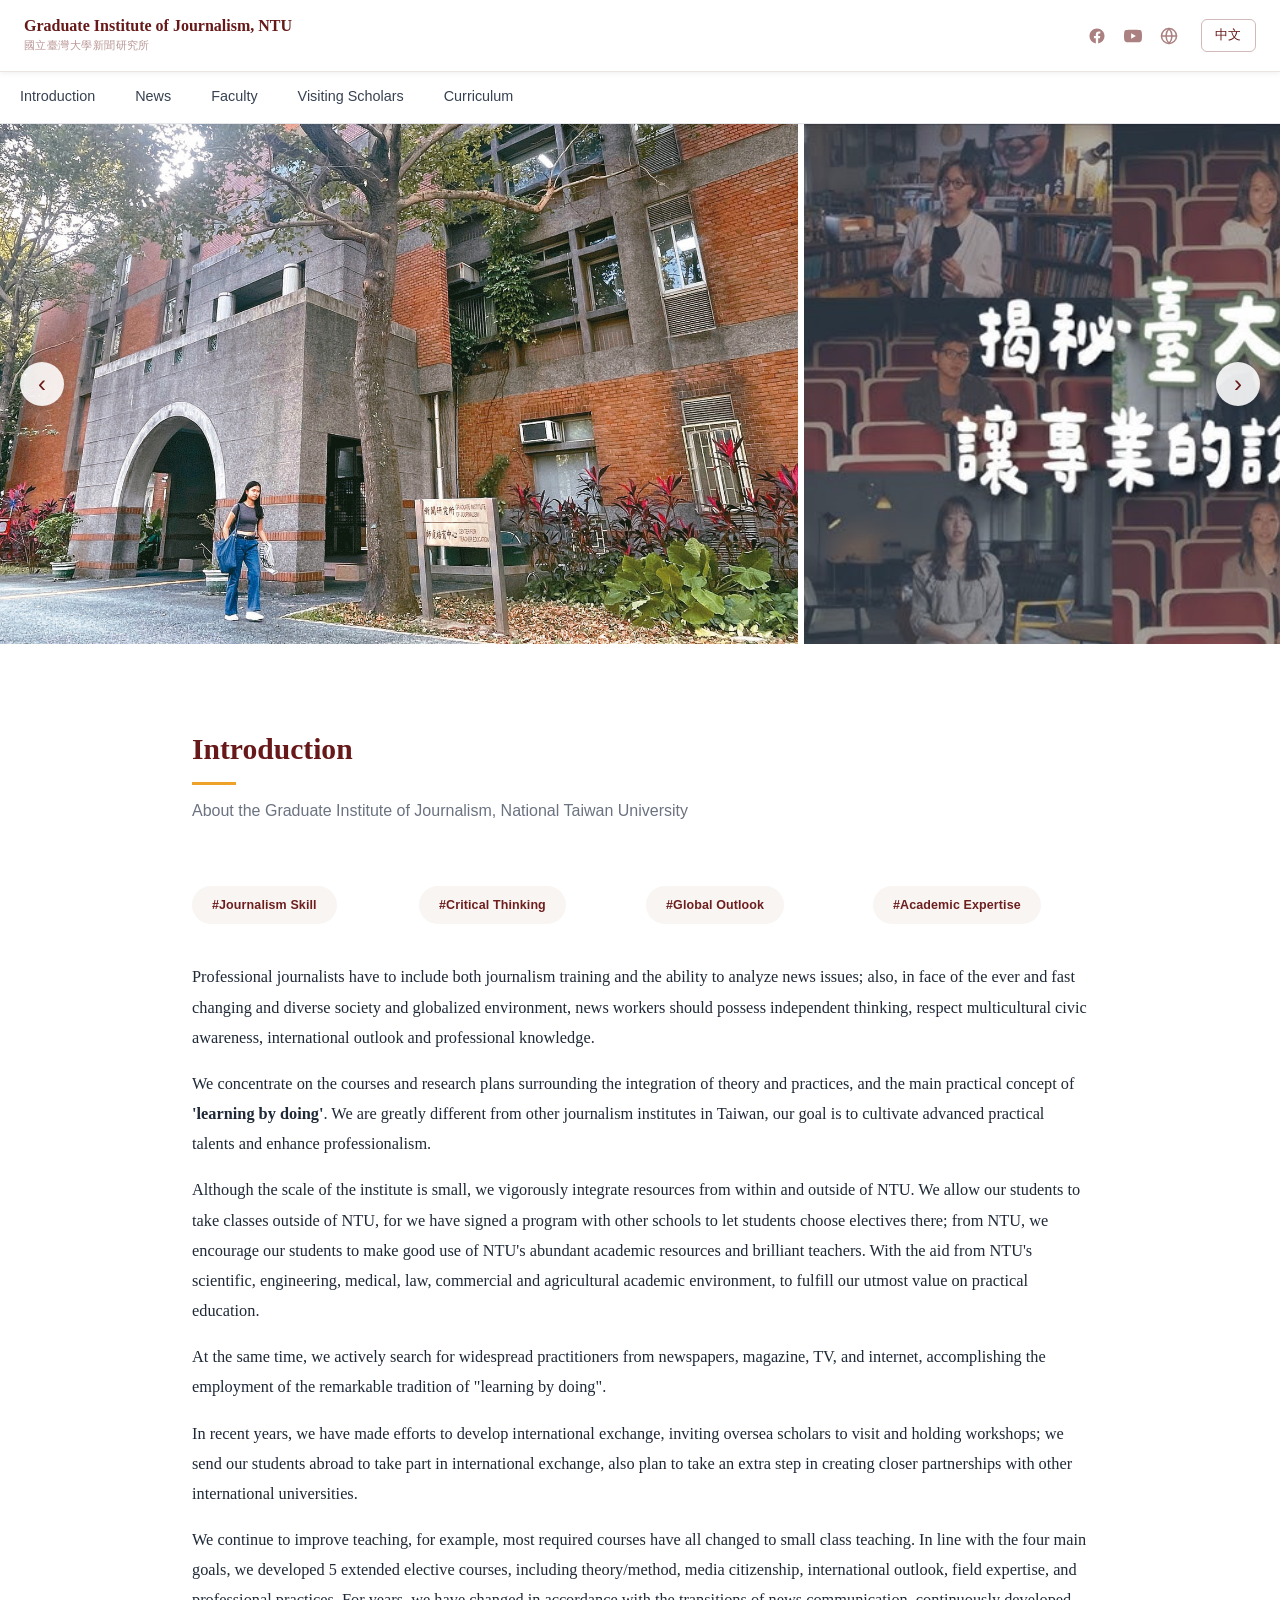
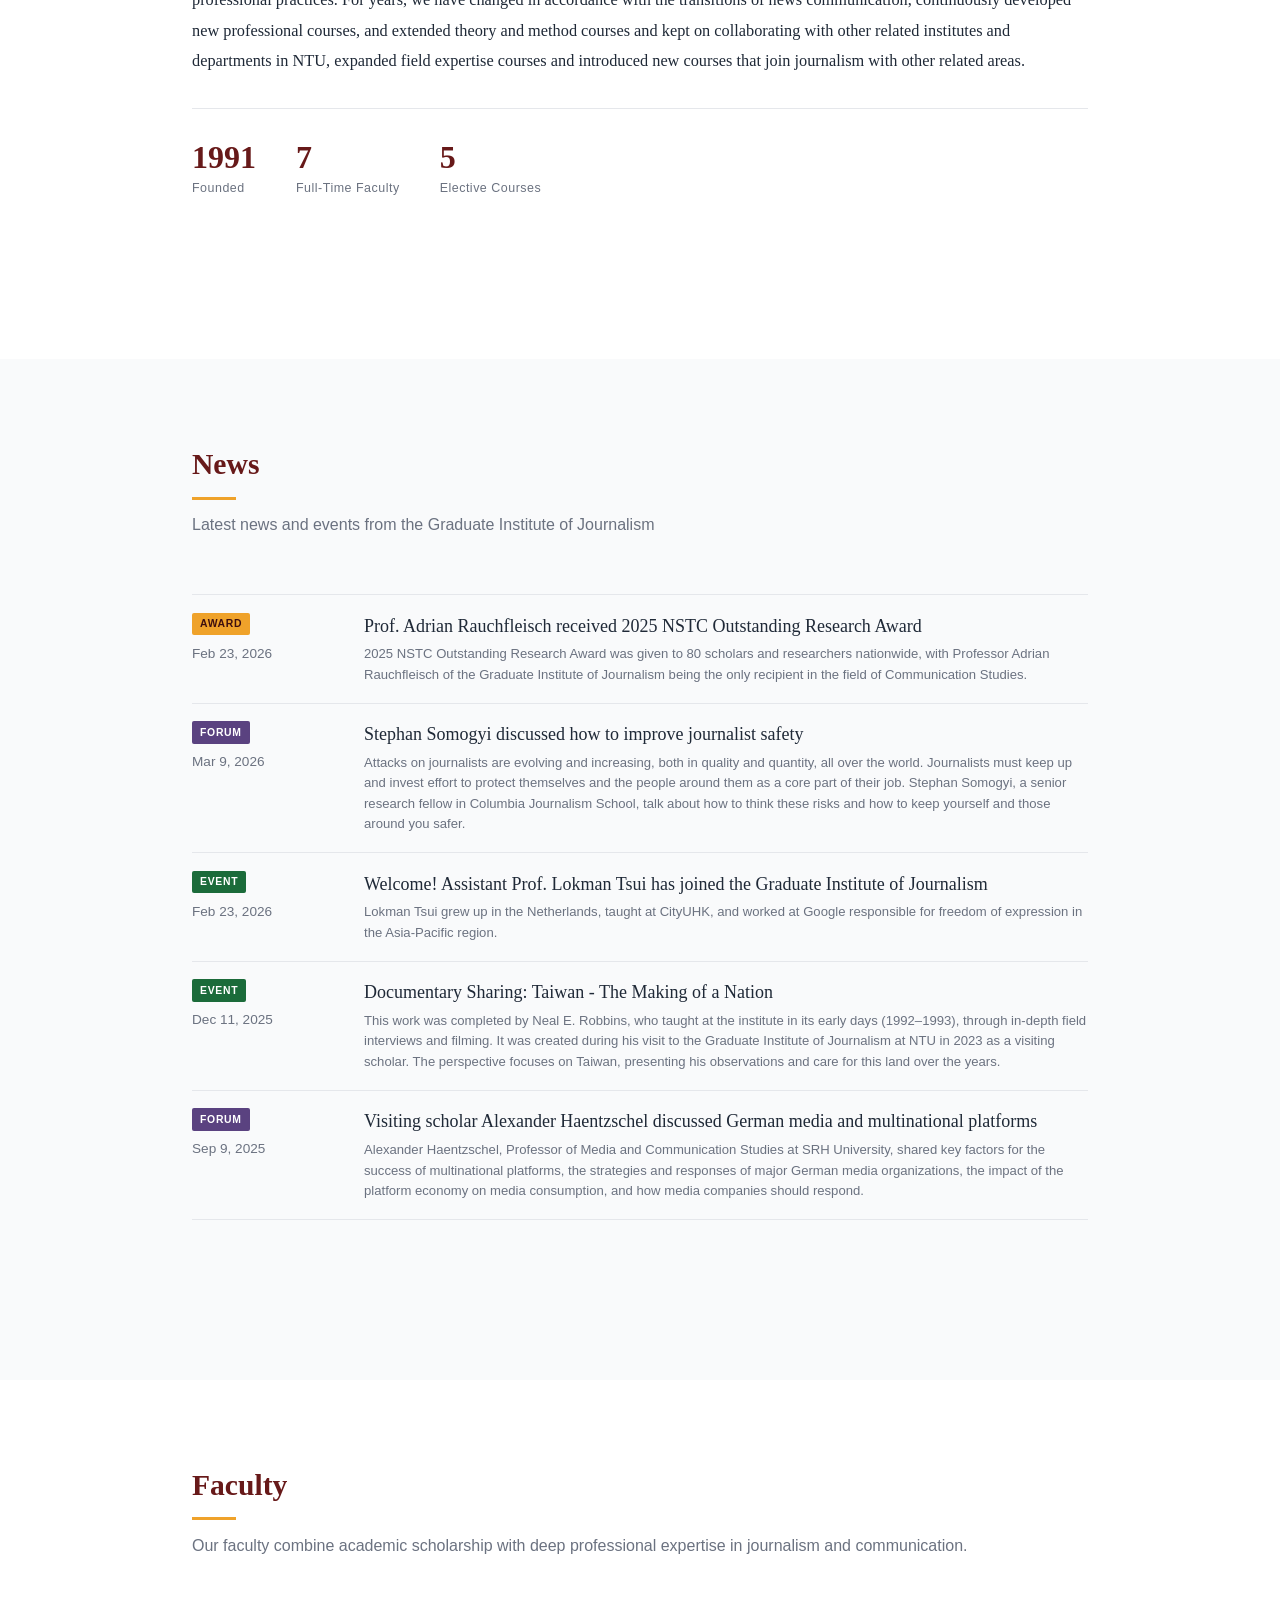
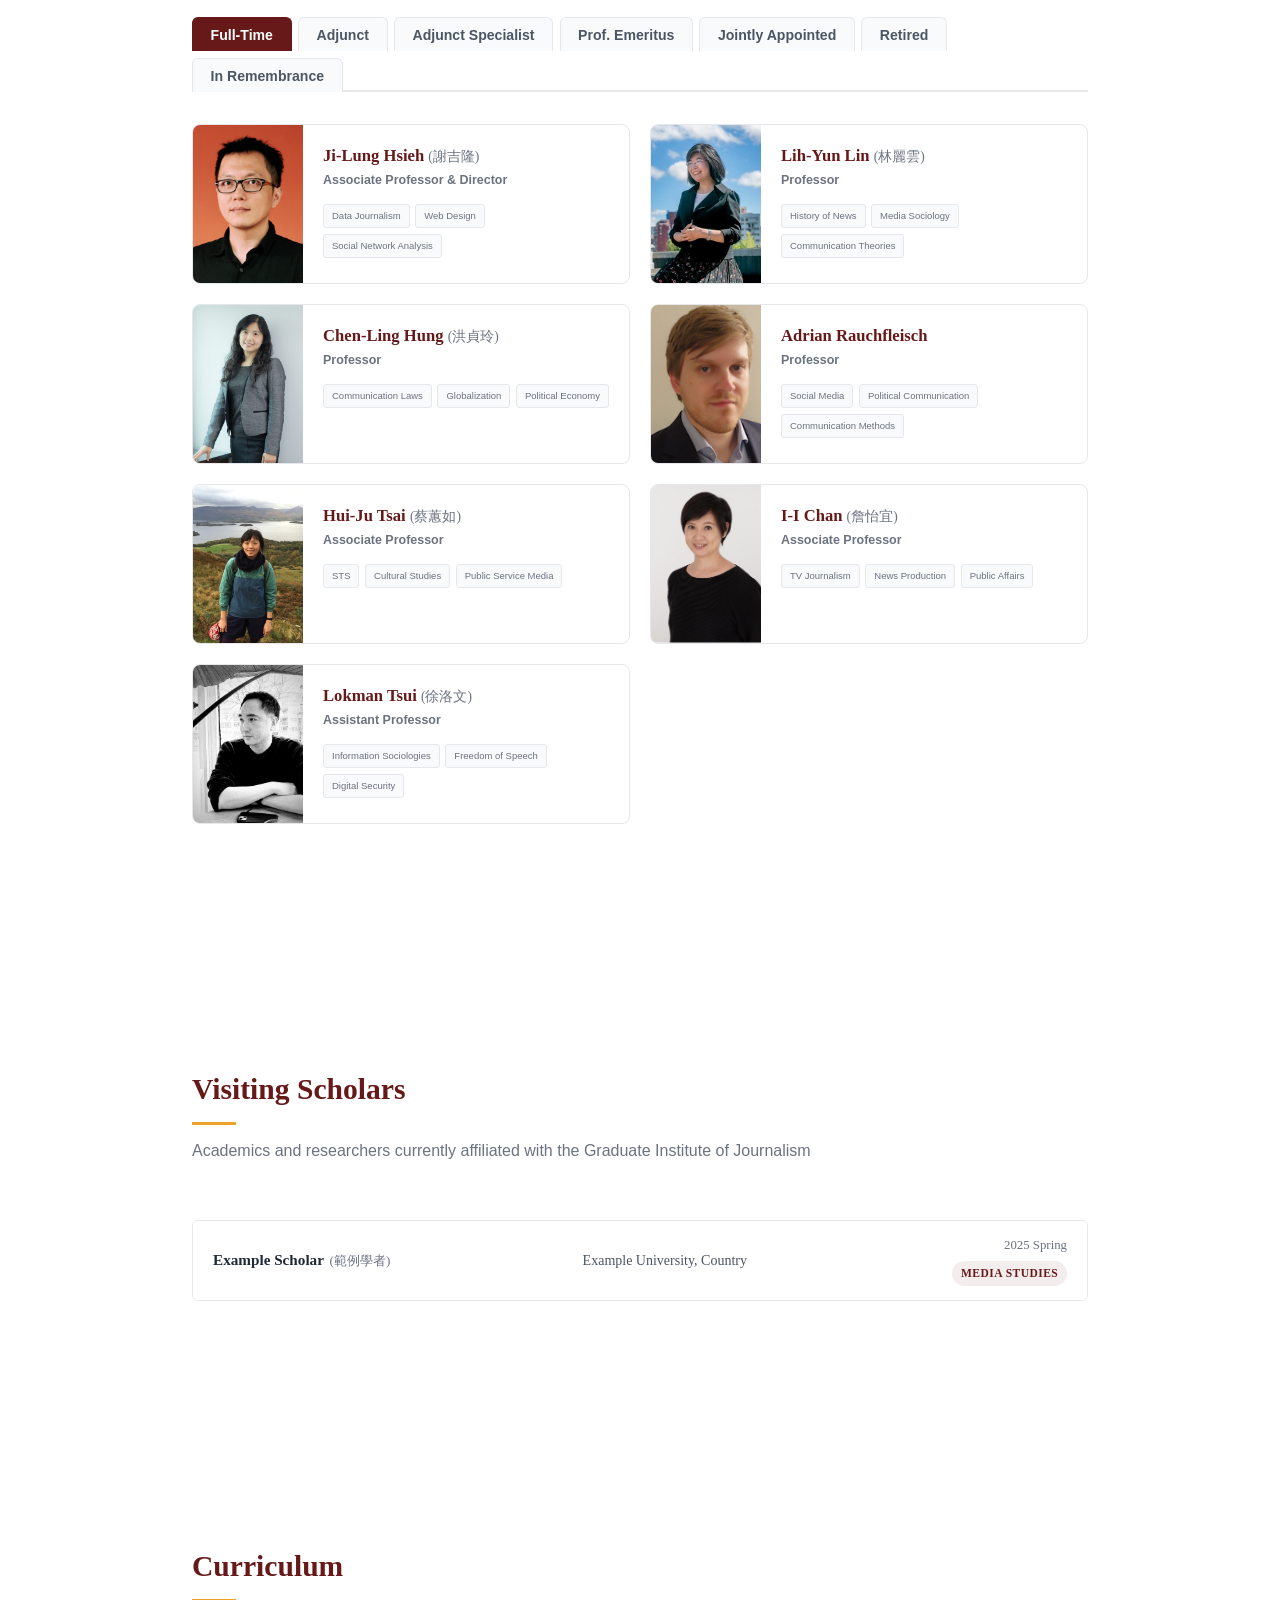
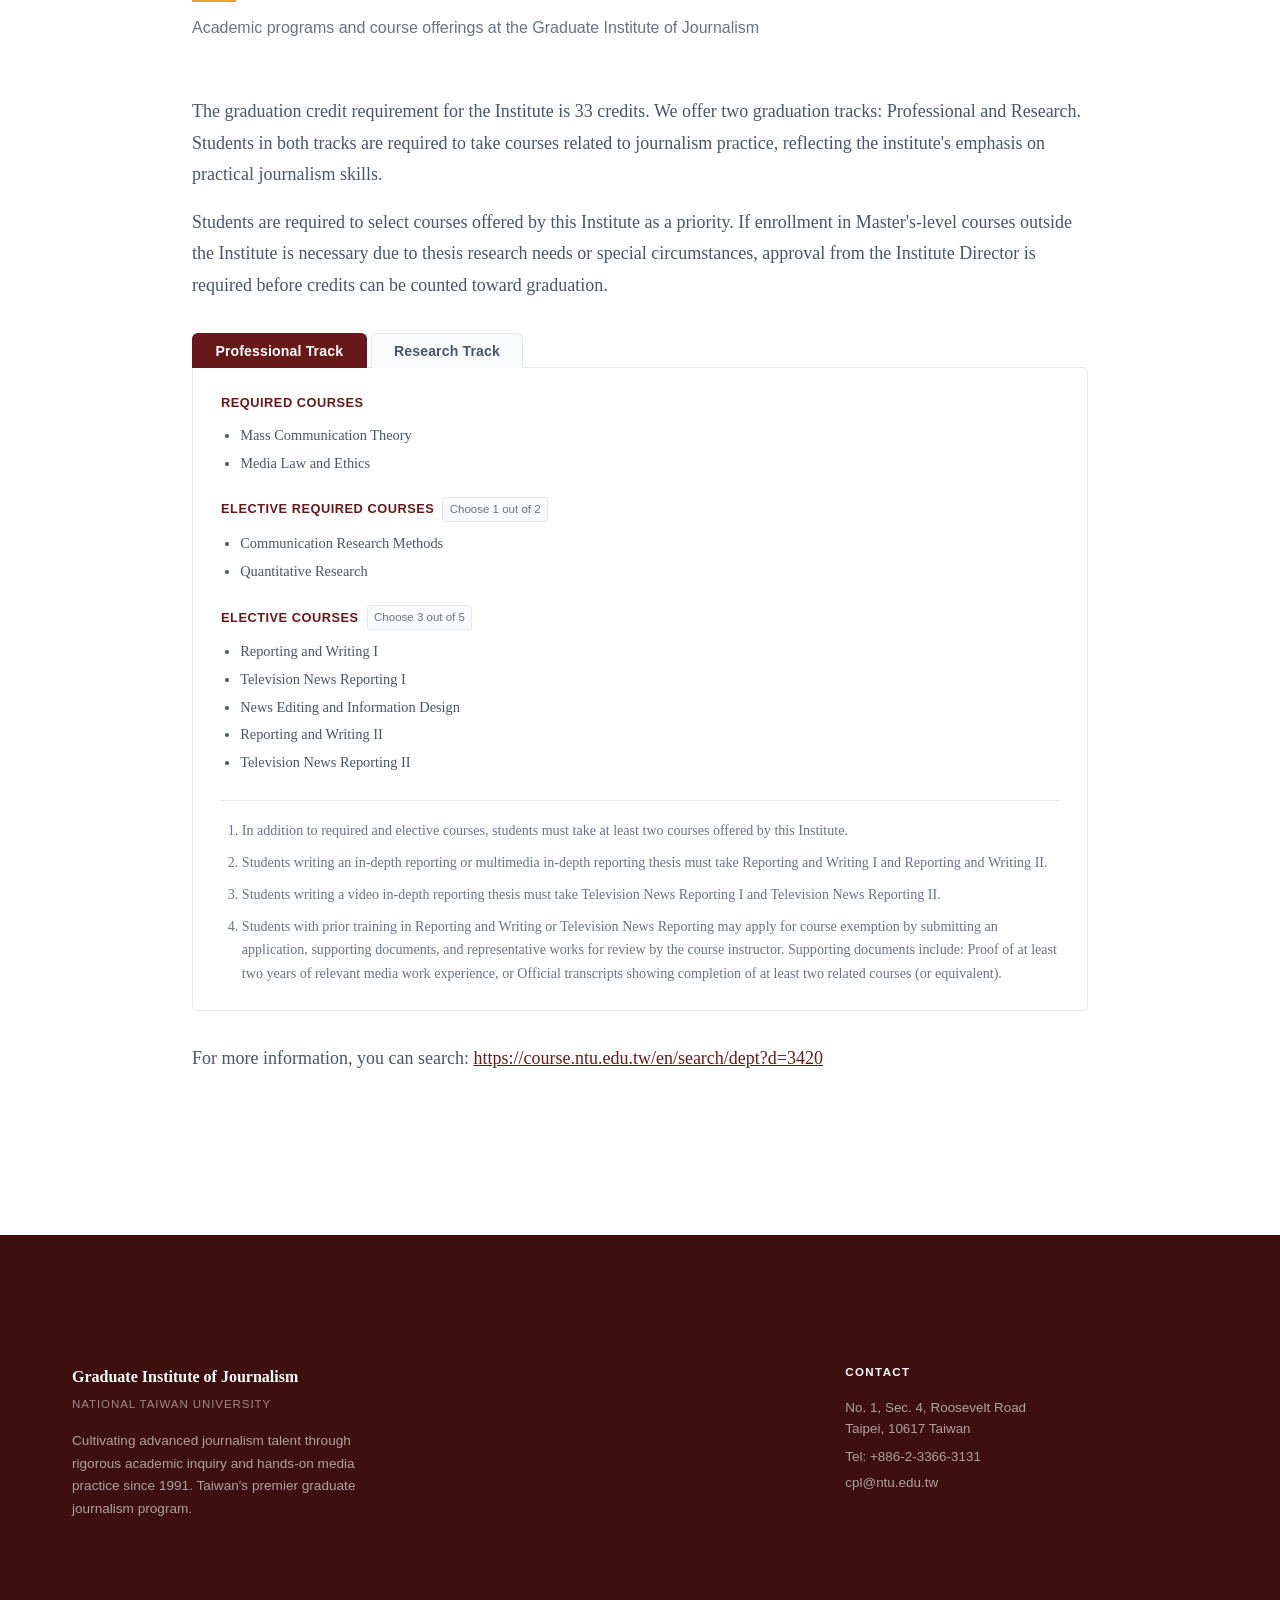
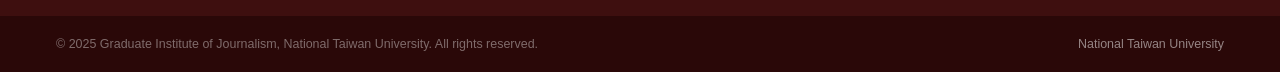
<file: index.html>
<!DOCTYPE html>
<html lang="en">
<head>
  <meta charset="UTF-8">
  <meta name="viewport" content="width=device-width, initial-scale=1.0">
  <title>Graduate Institute of Journalism — National Taiwan University</title>
  <meta name="description" content="The Graduate Institute of Journalism at National Taiwan University cultivates advanced journalism talent through rigorous academic training and hands-on media practice.">
  <link rel="icon" href="image/ntu.gif">
  <link rel="stylesheet" href="css/style.css">
</head>
<body>

  <!-- ===== SITE HEADER ===== -->
  <header class="site-header" role="banner">
    <a href="index.html" class="site-header-brand">
      <span class="site-header-title">Graduate Institute of Journalism, NTU</span>
      <span class="site-header-sub">國立臺灣大學新聞研究所</span>
    </a>
  <div class="site-header-icons">
      <a href="https://www.facebook.com/ntujour/?locale=zh_TW" target="_blank" rel="noopener" class="site-header-icon" aria-label="Facebook">
        <svg width="18" height="18" viewBox="0 0 24 24" fill="currentColor" aria-hidden="true"><path d="M22 12c0-5.523-4.477-10-10-10S2 6.477 2 12c0 4.991 3.657 9.128 8.438 9.878v-6.987h-2.54V12h2.54V9.797c0-2.506 1.492-3.89 3.777-3.89 1.094 0 2.238.195 2.238.195v2.46h-1.26c-1.243 0-1.63.771-1.63 1.562V12h2.773l-.443 2.89h-2.33v6.988C18.343 21.128 22 16.991 22 12z"/></svg>
      </a>
      <a href="https://www.youtube.com/@KnowNewsNTUJournalism/videos" target="_blank" rel="noopener" class="site-header-icon" aria-label="YouTube">
        <svg width="18" height="18" viewBox="0 0 24 24" fill="currentColor" aria-hidden="true"><path d="M23.498 6.186a3.016 3.016 0 0 0-2.122-2.136C19.505 3.545 12 3.545 12 3.545s-7.505 0-9.377.505A3.017 3.017 0 0 0 .502 6.186C0 8.07 0 12 0 12s0 3.93.502 5.814a3.016 3.016 0 0 0 2.122 2.136c1.871.505 9.376.505 9.376.505s7.505 0 9.377-.505a3.015 3.015 0 0 0 2.122-2.136C24 15.93 24 12 24 12s0-3.93-.502-5.814zM9.545 15.568V8.432L15.818 12l-6.273 3.568z"/></svg>
      </a>
      <a href="https://www.ntu.edu.tw/english/" target="_blank" rel="noopener" class="site-header-icon" aria-label="NTU Homepage">
        <svg width="18" height="18" viewBox="0 0 24 24" fill="none" stroke="currentColor" stroke-width="2" stroke-linecap="round" stroke-linejoin="round" aria-hidden="true"><circle cx="12" cy="12" r="10"/><line x1="2" y1="12" x2="22" y2="12"/><path d="M12 2a15.3 15.3 0 0 1 4 10 15.3 15.3 0 0 1-4 10 15.3 15.3 0 0 1-4-10 15.3 15.3 0 0 1 4-10z"/></svg>
      </a>
    </div>
        <a href="https://ntujour.github.io/" target="_blank" rel="noopener" class="site-header-lang">中文</a>
  </header>

  <!-- ===== PAGE LAYOUT ===== -->
  <div class="site-layout">

    <!-- LEFT SIDEBAR NAV -->
    <nav class="site-sidebar" id="main-nav" aria-label="Site navigation">
      <div class="sidebar-nav">
        <ul class="sidebar-nav-list">
          <li><a href="#introduction" class="sidebar-nav-link" data-section="introduction">Introduction</a></li>
          <li><a href="#news" class="sidebar-nav-link" data-section="news">News</a></li>
          <li>
            <a href="#faculty" class="sidebar-nav-link" data-section="faculty">Faculty</a>
            <ul class="sidebar-nav-sub-list">
              <li><a href="#faculty" class="sidebar-nav-sub-link" data-faculty-tab="fulltime">Full-Time</a></li>
              <li><a href="#faculty" class="sidebar-nav-sub-link" data-faculty-tab="adjunct">Adjunct</a></li>
              <li><a href="#faculty" class="sidebar-nav-sub-link" data-faculty-tab="specialist">Adjunct Specialist</a></li>
              <li><a href="#faculty" class="sidebar-nav-sub-link" data-faculty-tab="emeritus">Prof. Emeritus</a></li>
              <li><a href="#faculty" class="sidebar-nav-sub-link" data-faculty-tab="joint">Jointly Appointed</a></li>
              <li><a href="#faculty" class="sidebar-nav-sub-link" data-faculty-tab="retired">Retired</a></li>
              <li><a href="#faculty" class="sidebar-nav-sub-link" data-faculty-tab="remembrance">In Remembrance</a></li>
            </ul>
          </li>
          <li><a href="#visiting-scholars" class="sidebar-nav-link" data-section="visiting-scholars">Visiting Scholars</a></li>
          <li><a href="#curriculum" class="sidebar-nav-link" data-section="curriculum">Curriculum</a></li>
        </ul>
      </div>
    </nav>

    <!-- MAIN CONTENT -->
    <main class="site-main">

  <!-- ===== IMAGE GALLERY ===== -->
  <section id="gallery">
    <div class="gallery-viewport" id="gallery-viewport">
      <div class="gallery-slide"><img src="image/banner/1.jpg" alt="" loading="eager"></div>
      <div class="gallery-slide"><img src="image/banner/2.jpg" alt="" loading="lazy"></div>
      <div class="gallery-slide"><img src="image/banner/3.jpg" alt="" loading="lazy"></div>
      <div class="gallery-slide"><img src="image/banner/4.jpg" alt="" loading="lazy"></div>
    </div>
    <button class="gallery-arrow gallery-arrow-prev" id="gallery-prev" aria-label="Previous">&#8249;</button>
    <button class="gallery-arrow gallery-arrow-next" id="gallery-next" aria-label="Next">&#8250;</button>
  </section>

  <!-- ===== INTRODUCTION ===== -->
  <section id="introduction">
    <div class="section-inner">
      <div class="section-header">
        <h2 class="section-title">Introduction</h2>
        <p class="section-desc">About the Graduate Institute of Journalism, National Taiwan University</p>
      </div>
      <div class="intro-body">
        <div class="intro-pillars">
          <div class="pillar-tag">
            <button class="pillar-btn" aria-expanded="false">#Journalism Skill</button>
            <div class="pillar-body" hidden>Students should acquire a great ability in news writing, reflect on journalism ethics and have the power to analyze news issues.</div>
          </div>
          <div class="pillar-tag">
            <button class="pillar-btn" aria-expanded="false">#Critical Thinking</button>
            <div class="pillar-body" hidden>Students should be able to think independently and critically, care about public issues and respect different cultures.</div>
          </div>
          <div class="pillar-tag">
            <button class="pillar-btn" aria-expanded="false">#Global Outlook</button>
            <div class="pillar-body" hidden>Students should have global/local thinking, and can identify and analyze global development trends and their impact on local societies.</div>
          </div>
          <div class="pillar-tag">
            <button class="pillar-btn" aria-expanded="false">#Academic Expertise</button>
            <div class="pillar-body" hidden>Students should develop professional knowledge of certain fields, to become a news worker who has professionalism and areas of expertise.</div>
          </div>
        </div>
        <div class="intro-text">
          <p>Professional journalists have to include both journalism training and the ability to analyze news issues; also, in face of the ever and fast changing and diverse society and globalized environment, news workers should possess independent thinking, respect multicultural civic awareness, international outlook and professional knowledge.</p>
          <p>We concentrate on the courses and research plans surrounding the integration of theory and practices, and the main practical concept of <strong>'learning by doing'</strong>. We are greatly different from other journalism institutes in Taiwan, our goal is to cultivate advanced practical talents and enhance professionalism.</p>
          <p>Although the scale of the institute is small, we vigorously integrate resources from within and outside of NTU. We allow our students to take classes outside of NTU, for we have signed a program with other schools to let students choose electives there; from NTU, we encourage our students to make good use of NTU's abundant academic resources and brilliant teachers. With the aid from NTU's scientific, engineering, medical, law, commercial and agricultural academic environment, to fulfill our utmost value on practical education.</p>
          <p>At the same time, we actively search for widespread practitioners from newspapers, magazine, TV, and internet, accomplishing the employment of the remarkable tradition of "learning by doing".</p>
          <p>In recent years, we have made efforts to develop international exchange, inviting oversea scholars to visit and holding workshops; we send our students abroad to take part in international exchange, also plan to take an extra step in creating closer partnerships with other international universities.</p>
          <p>We continue to improve teaching, for example, most required courses have all changed to small class teaching. In line with the four main goals, we developed 5 extended elective courses, including theory/method, media citizenship, international outlook, field expertise, and professional practices. For years, we have changed in accordance with the transitions of news communication, continuously developed new professional courses, and extended theory and method courses and kept on collaborating with other related institutes and departments in NTU, expanded field expertise courses and introduced new courses that join journalism with other related areas.</p>
          <div class="intro-stats">
            <div class="stat">
              <div class="stat-num">1991</div>
              <div class="stat-label">Founded</div>
            </div>
            <div class="stat">
              <div class="stat-num">7</div>
              <div class="stat-label">Full-Time Faculty</div>
            </div>
            <div class="stat">
              <div class="stat-num">5</div>
              <div class="stat-label">Elective Courses</div>
            </div>
          </div>
        </div>
      </div>
    </div>
  </section>

  <!-- ===== NEWS ===== -->
  <section id="news">
    <div class="section-inner">
      <div class="section-header">
        <h2 class="section-title">News</h2>
        <p class="section-desc">Latest news and events from the Graduate Institute of Journalism</p>
      </div>
      <div class="news-list"></div>
      <div class="news-pagination" id="news-pagination">
        <button class="news-page-btn" id="news-prev-btn">&#8592; Prev</button>
        <span class="news-page-info" id="news-page-info"></span>
        <button class="news-page-btn" id="news-next-btn">Next &#8594;</button>
      </div>
    </div>
  </section>

  <!-- ===== FACULTY ===== -->
  <section id="faculty">
    <div class="section-inner">
      <div class="section-header">
        <h2 class="section-title">Faculty</h2>
        <p class="section-desc">Our faculty combine academic scholarship with deep professional expertise in journalism and communication.</p>
      </div>

      <!-- Tab bar -->
      <div class="faculty-tab-bar" role="tablist">
        <button class="faculty-tab-btn active" data-tab="fulltime" role="tab" aria-selected="true">Full-Time</button>
        <button class="faculty-tab-btn" data-tab="adjunct" role="tab" aria-selected="false">Adjunct</button>
        <button class="faculty-tab-btn" data-tab="specialist" role="tab" aria-selected="false">Adjunct Specialist</button>
        <button class="faculty-tab-btn" data-tab="emeritus" role="tab" aria-selected="false">Prof. Emeritus</button>
        <button class="faculty-tab-btn" data-tab="joint" role="tab" aria-selected="false">Jointly Appointed</button>
        <button class="faculty-tab-btn" data-tab="retired" role="tab" aria-selected="false">Retired</button>
        <button class="faculty-tab-btn" data-tab="remembrance" role="tab" aria-selected="false">In Remembrance</button>
      </div>

      <!-- ── Full-Time Faculty ── -->
      <div id="faculty-fulltime" class="faculty-tab-panel active">
      <div class="faculty-grid">
      </div>
      </div><!-- /.faculty-tab-panel#faculty-fulltime -->

      <!-- ── Adjunct Faculty ── -->
      <div id="faculty-adjunct" class="faculty-tab-panel">
      <div class="faculty-grid">
      </div>
      </div><!-- /.faculty-tab-panel#faculty-adjunct -->

      <!-- ── Adjunct Specialist Faculty ── -->
      <div id="faculty-specialist" class="faculty-tab-panel">
      <div class="faculty-grid">
      </div>
      </div><!-- /.faculty-tab-panel#faculty-specialist -->

      <!-- ── Professor Emeritus ── -->
      <div id="faculty-emeritus" class="faculty-tab-panel">
      <div class="faculty-grid">
      </div>
      </div><!-- /.faculty-tab-panel#faculty-emeritus -->

      <!-- ── Jointly Appointed ── -->
      <div id="faculty-joint" class="faculty-tab-panel">
      <div class="faculty-grid">
      </div>
      </div><!-- /.faculty-tab-panel#faculty-joint -->

      <!-- ── Retired ── -->
      <div id="faculty-retired" class="faculty-tab-panel">
      <div class="faculty-grid">
      </div>
      </div><!-- /.faculty-tab-panel#faculty-retired -->

      <!-- ── In Remembrance ── -->
      <div id="faculty-remembrance" class="faculty-tab-panel">
      <div class="faculty-grid">
      </div>
      </div><!-- /.faculty-tab-panel#faculty-remembrance -->

    </div>
  </section>

  <!-- ===== VISITING SCHOLARS ===== -->
  <section id="visiting-scholars">
    <div class="section-inner">
      <div class="section-header">
        <h2 class="section-title">Visiting Scholars</h2>
        <p class="section-desc">Academics and researchers currently affiliated with the Graduate Institute of Journalism</p>
      </div>
      <div class="scholars-list" id="scholars-list">
        <!-- Rendered by JS from data/visiting-scholars.json -->
      </div>
    </div>
  </section>

  <!-- ===== CURRICULUM ===== -->
  <section id="curriculum">
    <div class="section-inner">
      <div class="section-header">
        <h2 class="section-title">Curriculum</h2>
        <p class="section-desc">Academic programs and course offerings at the Graduate Institute of Journalism</p>
      </div>
      <div class="curriculum-body">
        <div class="curriculum-text">
          <p>The graduation credit requirement for the Institute is 33 credits. We offer two graduation tracks: Professional and Research. Students in both tracks are required to take courses related to journalism practice, reflecting the institute's emphasis on practical journalism skills.</p>
          <p>Students are required to select courses offered by this Institute as a priority. If enrollment in Master's-level courses outside the Institute is necessary due to thesis research needs or special circumstances, approval from the Institute Director is required before credits can be counted toward graduation.</p>
        </div>

        <div class="track-tabs">
          <div class="track-tab-bar">
            <button class="track-tab-btn active" data-track="professional">Professional Track</button>
            <button class="track-tab-btn" data-track="research">Research Track</button>
          </div>

          <div class="track-panel" id="track-professional">
            <div class="track-courses">
              <div class="course-group">
                <div class="course-group-label">Required Courses</div>
                <ul class="course-list">
                  <li>Mass Communication Theory</li>
                  <li>Media Law and Ethics</li>
                </ul>
              </div>
              <div class="course-group">
                <div class="course-group-label">Elective Required Courses <span class="course-group-note">Choose 1 out of 2</span></div>
                <ul class="course-list">
                  <li>Communication Research Methods</li>
                  <li>Quantitative Research</li>
                </ul>
              </div>
              <div class="course-group">
                <div class="course-group-label">Elective Courses <span class="course-group-note">Choose 3 out of 5</span></div>
                <ul class="course-list">
                  <li>Reporting and Writing I</li>
                  <li>Television News Reporting I</li>
                  <li>News Editing and Information Design</li>
                  <li>Reporting and Writing II</li>
                  <li>Television News Reporting II</li>
                </ul>
              </div>
            </div>
            <ol class="track-notes">
              <li>In addition to required and elective courses, students must take at least two courses offered by this Institute.</li>
              <li>Students writing an in-depth reporting or multimedia in-depth reporting thesis must take Reporting and Writing I and Reporting and Writing II.</li>
              <li>Students writing a video in-depth reporting thesis must take Television News Reporting I and Television News Reporting II.</li>
              <li>Students with prior training in Reporting and Writing or Television News Reporting may apply for course exemption by submitting an application, supporting documents, and representative works for review by the course instructor. Supporting documents include: Proof of at least two years of relevant media work experience, or Official transcripts showing completion of at least two related courses (or equivalent).</li>
            </ol>
          </div>

          <div class="track-panel" id="track-research" hidden>
            <div class="track-courses">
              <div class="course-group">
                <div class="course-group-label">Required Courses</div>
                <ul class="course-list">
                  <li>Mass Communication Theory</li>
                  <li>Media Law and Ethics</li>
                </ul>
              </div>
              <div class="course-group">
                <div class="course-group-label">Elective Required Courses <span class="course-group-note">Choose 1 out of 2</span></div>
                <ul class="course-list">
                  <li>Communication Research Methods</li>
                  <li>Quantitative Research</li>
                </ul>
              </div>
              <div class="course-group">
                <div class="course-group-label">Elective Courses <span class="course-group-note">Choose 2 out of 5</span></div>
                <ul class="course-list">
                  <li>Reporting and Writing I</li>
                  <li>Television News Reporting I</li>
                  <li>News Editing and Information Design</li>
                  <li>Reporting and Writing II</li>
                  <li>Television News Reporting II</li>
                </ul>
              </div>
            </div>
            <ol class="track-notes">
              <li>In addition to thesis courses, students must complete at least three theory-oriented courses offered by the Institute. These include courses categorized under Theory/Methods, Media and Citizenship, and International Perspectives.</li>
              <li>Students writing an in-depth reporting or multimedia in-depth reporting thesis must take Reporting and Writing I and Reporting and Writing II.</li>
              <li>Students writing a video in-depth reporting thesis must take Television News Reporting I and Television News Reporting II.</li>
              <li>Students with prior training in Reporting and Writing or Television News Reporting may apply for course exemption by submitting an application, supporting documents, and representative works for review by the course instructor. Supporting documents include: Proof of at least two years of relevant media work experience, or Official transcripts showing completion of at least two related courses (or equivalent).</li>
            </ol>
          </div>
        </div>

        <p class="curriculum-footer-note">For more information, you can search: <a href="https://course.ntu.edu.tw/en/search/dept?d=3420" target="_blank" rel="noopener">https://course.ntu.edu.tw/en/search/dept?d=3420</a></p>
      </div>
    </div>
  </section>

    </main><!-- /.site-main -->
  </div><!-- /.site-layout -->

  <!-- ===== FOOTER ===== -->
  <footer>
    <div class="footer-inner">
      <div class="footer-cols">
        <div>
          <div class="footer-brand-name">Graduate Institute of Journalism</div>
          <div class="footer-brand-univ">National Taiwan University</div>
          <p class="footer-brand-desc">Cultivating advanced journalism talent through rigorous academic inquiry and hands-on media practice since 1991. Taiwan's premier graduate journalism program.</p>
        </div>
        <div class="footer-col">
          <h4>Contact</h4>
          <p>No. 1, Sec. 4, Roosevelt Road<br>Taipei, 10617 Taiwan</p>
          <p style="margin-top:0.5rem;">Tel: +886-2-3366-3131</p>
          <a href="mailto:cpl@ntu.edu.tw">cpl@ntu.edu.tw</a>
        </div>
      </div>
    </div>
    <div class="footer-bottom">
      <div class="footer-bottom-inner">
        <span>© 2025 Graduate Institute of Journalism, National Taiwan University. All rights reserved.</span>
        <a href="https://www.ntu.edu.tw/" target="_blank" rel="noopener">National Taiwan University</a>
      </div>
    </div>
  </footer>

  <script>
    // ── Image gallery arrows (infinite loop) ────────────────────────────
    (function () {
      const vp = document.getElementById('gallery-viewport');
      if (!vp) return;
      const slides = [...vp.querySelectorAll('.gallery-slide')];
      const total = slides.length;
      let current = 0;

      function goTo(idx, instant) {
        current = ((idx % total) + total) % total;
        const w = slides[0].getBoundingClientRect().width + 6;
        vp.scrollTo({ left: current * w, behavior: instant ? 'instant' : 'smooth' });
      }

      document.getElementById('gallery-prev')?.addEventListener('click', () => goTo(current - 1));
      document.getElementById('gallery-next')?.addEventListener('click', () => goTo(current + 1));
    })();

    // ── Pillar hashtag toggles ───────────────────────────────────────────
    document.querySelectorAll('.pillar-btn').forEach(btn => {
      btn.addEventListener('click', () => {
        const expanded = btn.getAttribute('aria-expanded') === 'true';
        const body = btn.nextElementSibling;
        btn.setAttribute('aria-expanded', String(!expanded));
        if (expanded) { body.hidden = true; } else { body.hidden = false; }
      });
    });

    // ── Scroll-spy: highlight active sidebar link ────────────────────────
    const sections = document.querySelectorAll('section[id]');
    const sideLinks = document.querySelectorAll('.sidebar-nav-link[data-section]');
    const nav = document.querySelector('.site-sidebar');
    const HEADER_H = 72 + (nav ? nav.offsetHeight : 0);

    function onScroll() {
      let current = '';
      sections.forEach(sec => {
        if (window.scrollY >= sec.offsetTop - HEADER_H - 40) current = sec.id;
      });
      sideLinks.forEach(link => {
        link.classList.toggle('active', link.dataset.section === current);
      });
    }
    window.addEventListener('scroll', onScroll, { passive: true });
    onScroll();

    // ── Faculty tab switching ────────────────────────────────────────────
    const tabBtns   = document.querySelectorAll('.faculty-tab-btn');
    const tabPanels = document.querySelectorAll('.faculty-tab-panel');

    function activateTab(tabKey) {
      tabBtns.forEach(b => { b.classList.remove('active'); b.setAttribute('aria-selected', 'false'); });
      tabPanels.forEach(p => p.classList.remove('active'));
      const btn   = document.querySelector(`.faculty-tab-btn[data-tab="${tabKey}"]`);
      const panel = document.getElementById('faculty-' + tabKey);
      if (btn)   { btn.classList.add('active');   btn.setAttribute('aria-selected', 'true'); }
      if (panel) panel.classList.add('active');
    }

    tabBtns.forEach(btn => btn.addEventListener('click', () => activateTab(btn.dataset.tab)));

    // Sidebar sub-nav: activate tab + smooth-scroll to faculty section
    document.querySelectorAll('.sidebar-nav-sub-link[data-faculty-tab]').forEach(link => {
      link.addEventListener('click', e => {
        e.preventDefault();
        activateTab(link.dataset.facultyTab);
        const sec = document.getElementById('faculty');
        if (sec) window.scrollTo({ top: sec.offsetTop - HEADER_H + 1, behavior: 'smooth' });
      });
    });

    // ── Curriculum track tab switching ──────────────────────────────────
    document.querySelectorAll('.track-tab-btn').forEach(btn => {
      btn.addEventListener('click', () => {
        document.querySelectorAll('.track-tab-btn').forEach(b => b.classList.remove('active'));
        document.querySelectorAll('.track-panel').forEach(p => { p.hidden = true; });
        btn.classList.add('active');
        const panel = document.getElementById('track-' + btn.dataset.track);
        if (panel) panel.hidden = false;
      });
    });

    // Smooth scroll on main sidebar link click
    sideLinks.forEach(link => {
      link.addEventListener('click', e => {
        e.preventDefault();
        const target = document.getElementById(link.dataset.section);
        if (target) window.scrollTo({ top: target.offsetTop - HEADER_H + 1, behavior: 'smooth' });
      });
    });

    // ── Utility: HTML-escape ─────────────────────────────────────────────
    function esc(str) {
      return String(str ?? '')
        .replace(/&/g, '&amp;').replace(/</g, '&lt;')
        .replace(/>/g, '&gt;').replace(/"/g, '&quot;');
    }

    // ── Faculty card builder ─────────────────────────────────────────────
    function buildFacultyCard(f, isFulltime, isRemembrance) {
      const tag      = isFulltime ? 'a' : 'div';
      const href     = isFulltime ? ` href="${esc(f.profileUrl)}"` : '';
      const extra    = isRemembrance ? ' faculty-card-remembrance' : '';
      const nameCol  = isRemembrance ? ' style="color:var(--text-700);"' : '';
      const zh       = f.nameZh
        ? ` <span style="font-weight:400;font-size:0.85rem;color:var(--text-500);">(${esc(f.nameZh)})</span>`
        : '';
      const badge    = f.title ? `<span class="faculty-badge">${esc(f.title)}</span>` : '';
      const tags     = (f.tags || []).map(t => `<span class="ftag">${esc(t)}</span>`).join('');
      const ph       = f.placeholder
        ? `<div class="faculty-placeholder" style="display:none;">${esc(f.placeholder)}</div>`
        : '';
      return `<${tag} class="faculty-card${extra}"${href}>
          <div class="faculty-photo-wrap">
            <img class="faculty-photo" src="${esc(f.photo)}" alt="${esc(f.name)}" loading="lazy">${ph}
          </div>
          <div class="faculty-body">
            <span class="faculty-name"${nameCol}>${esc(f.name)}${zh}</span>
            ${badge}
            <div class="faculty-tags">${tags}</div>
          </div>
        </${tag}>`;
    }

    // ── News helpers ─────────────────────────────────────────────────────
    const TAG_CLASS = { Forum: 'tag-forum', Award: 'tag-award', Event: 'tag-event', Research: 'tag-research' };

    function fmtDate(dateStr) {
      if (!dateStr) return '';
      const d = new Date(dateStr.length === 4 ? dateStr + '-01-01' : dateStr);
      if (isNaN(d)) return dateStr;
      return d.toLocaleDateString('en-US', { year: 'numeric', month: 'short', day: 'numeric' });
    }

    // ── News card builder ────────────────────────────────────────────────
    function buildNewsCard(item) {
      const tagClass = TAG_CLASS[item.tag] || 'tag-forum';
      const excerpt = item.excerpt ? `<div class="news-excerpt">${esc(item.excerpt)}</div>` : '';
      return `<div class="news-card">
          <div class="news-meta">
            <span class="news-tag ${tagClass}">${esc(item.tag)}</span>
            <span class="news-date-full">${esc(fmtDate(item.date))}</span>
          </div>
          <div class="news-content">
            <div class="news-title">${esc(item.title)}</div>
            ${excerpt}
          </div>
        </div>`;
    }

    // ── Visiting Scholar row builder ─────────────────────────────────────
    function buildScholarRow(s) {
      const zh = s.nameZh ? `<span class="scholar-name-zh">(${esc(s.nameZh)})</span>` : '';
      const area = s.area ? `<span class="scholar-area">${esc(s.area)}</span>` : '';
      const period = s.period ? `<div class="scholar-period">${esc(s.period)}</div>` : '';
      return `<div class="scholar-row">
          <div class="scholar-name">${esc(s.name)}${zh}</div>
          <div class="scholar-affil">${esc(s.affiliation || '')}</div>
          <div class="scholar-meta">${period}${area}</div>
        </div>`;
    }

    // ── Load JSON data ───────────────────────────────────────────────────
    Promise.all([
      fetch('data/news.json').then(r => r.json()),
      fetch('data/faculty.json').then(r => r.json()),
      fetch('data/visiting-scholars.json').then(r => r.json())
    ]).then(([news, faculty, scholars]) => {

      // Sort: pinned first, then by date descending
      news.sort((a, b) => {
        if (a.pinned && !b.pinned) return -1;
        if (!a.pinned && b.pinned) return 1;
        return (b.date || '').localeCompare(a.date || '');
      });

      // Render news with pagination
      const NEWS_PER_PAGE = 5;
      let newsPage = 0;
      const newsList = document.querySelector('.news-list');
      const prevBtn = document.getElementById('news-prev-btn');
      const nextBtn = document.getElementById('news-next-btn');
      const pageInfo = document.getElementById('news-page-info');
      const totalPages = Math.ceil(news.length / NEWS_PER_PAGE);

      function renderNewsPage() {
        const start = newsPage * NEWS_PER_PAGE;
        if (newsList) newsList.innerHTML = news.slice(start, start + NEWS_PER_PAGE).map(buildNewsCard).join('');
        if (pageInfo) pageInfo.textContent = `${newsPage + 1} / ${totalPages}`;
        if (prevBtn) prevBtn.disabled = newsPage === 0;
        if (nextBtn) nextBtn.disabled = newsPage >= totalPages - 1;
        if (totalPages <= 1) document.getElementById('news-pagination').style.display = 'none';
      }

      prevBtn?.addEventListener('click', () => { if (newsPage > 0) { newsPage--; renderNewsPage(); } });
      nextBtn?.addEventListener('click', () => { if (newsPage < totalPages - 1) { newsPage++; renderNewsPage(); } });
      renderNewsPage();

      // Render faculty tabs
      const tabs = {
        fulltime:    { data: faculty.fulltime,    fulltime: true,  remembrance: false },
        adjunct:     { data: faculty.adjunct,     fulltime: false, remembrance: false },
        specialist:  { data: faculty.specialist,  fulltime: false, remembrance: false },
        emeritus:    { data: faculty.emeritus,    fulltime: false, remembrance: false },
        joint:       { data: faculty.joint,       fulltime: false, remembrance: false },
        retired:     { data: faculty.retired,     fulltime: false, remembrance: false },
        remembrance: { data: faculty.remembrance, fulltime: false, remembrance: true  }
      };
      Object.entries(tabs).forEach(([key, cfg]) => {
        const grid = document.querySelector(`#faculty-${key} .faculty-grid`);
        if (grid) grid.innerHTML = (cfg.data || [])
          .map(f => buildFacultyCard(f, cfg.fulltime, cfg.remembrance)).join('');
      });

      // Render visiting scholars
      const scholarsList = document.getElementById('scholars-list');
      if (scholarsList) {
        if (scholars.length === 0) {
          scholarsList.innerHTML = '<p style="padding:1.5rem;color:var(--text-500);font-size:0.9rem;">No visiting scholars at this time.</p>';
        } else {
          scholarsList.innerHTML = scholars.map(buildScholarRow).join('');
        }
      }

    }).catch(err => console.error('Data load failed:', err));
  </script>

</body>
</html>
</file>
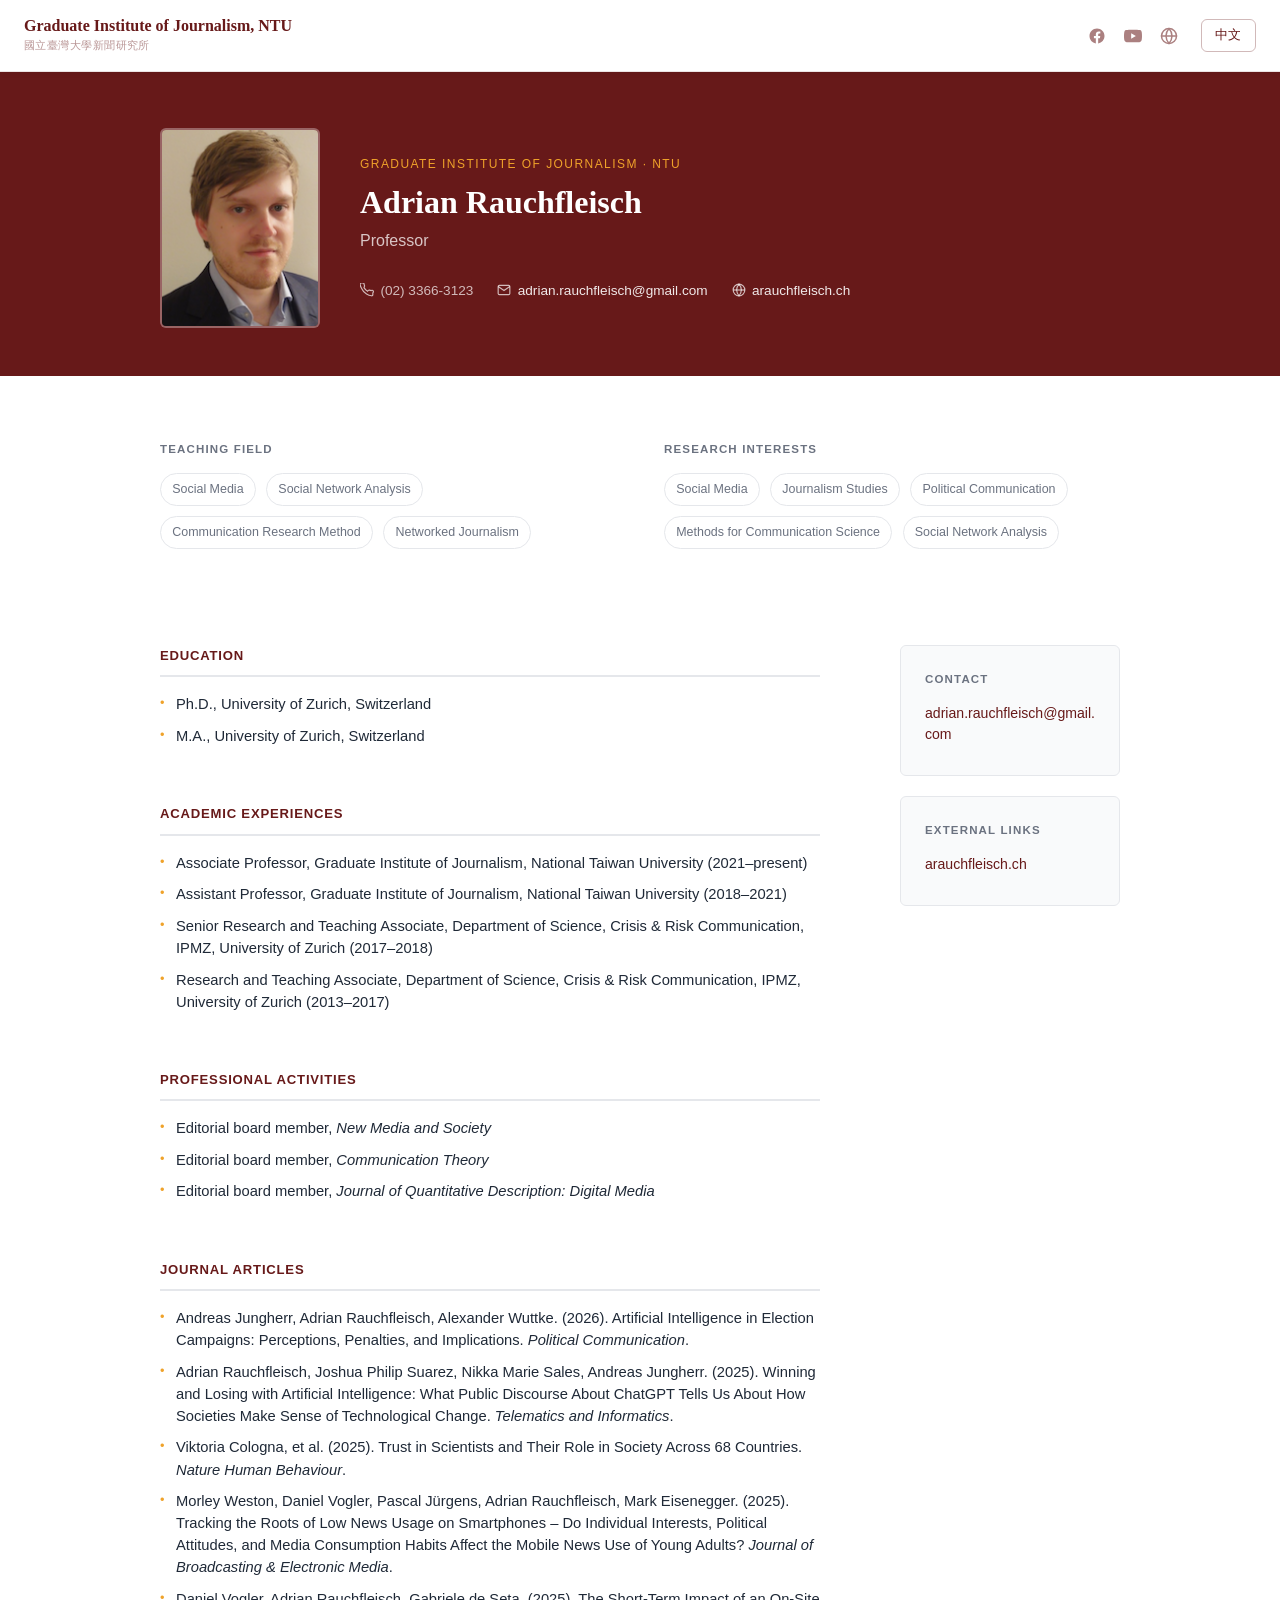
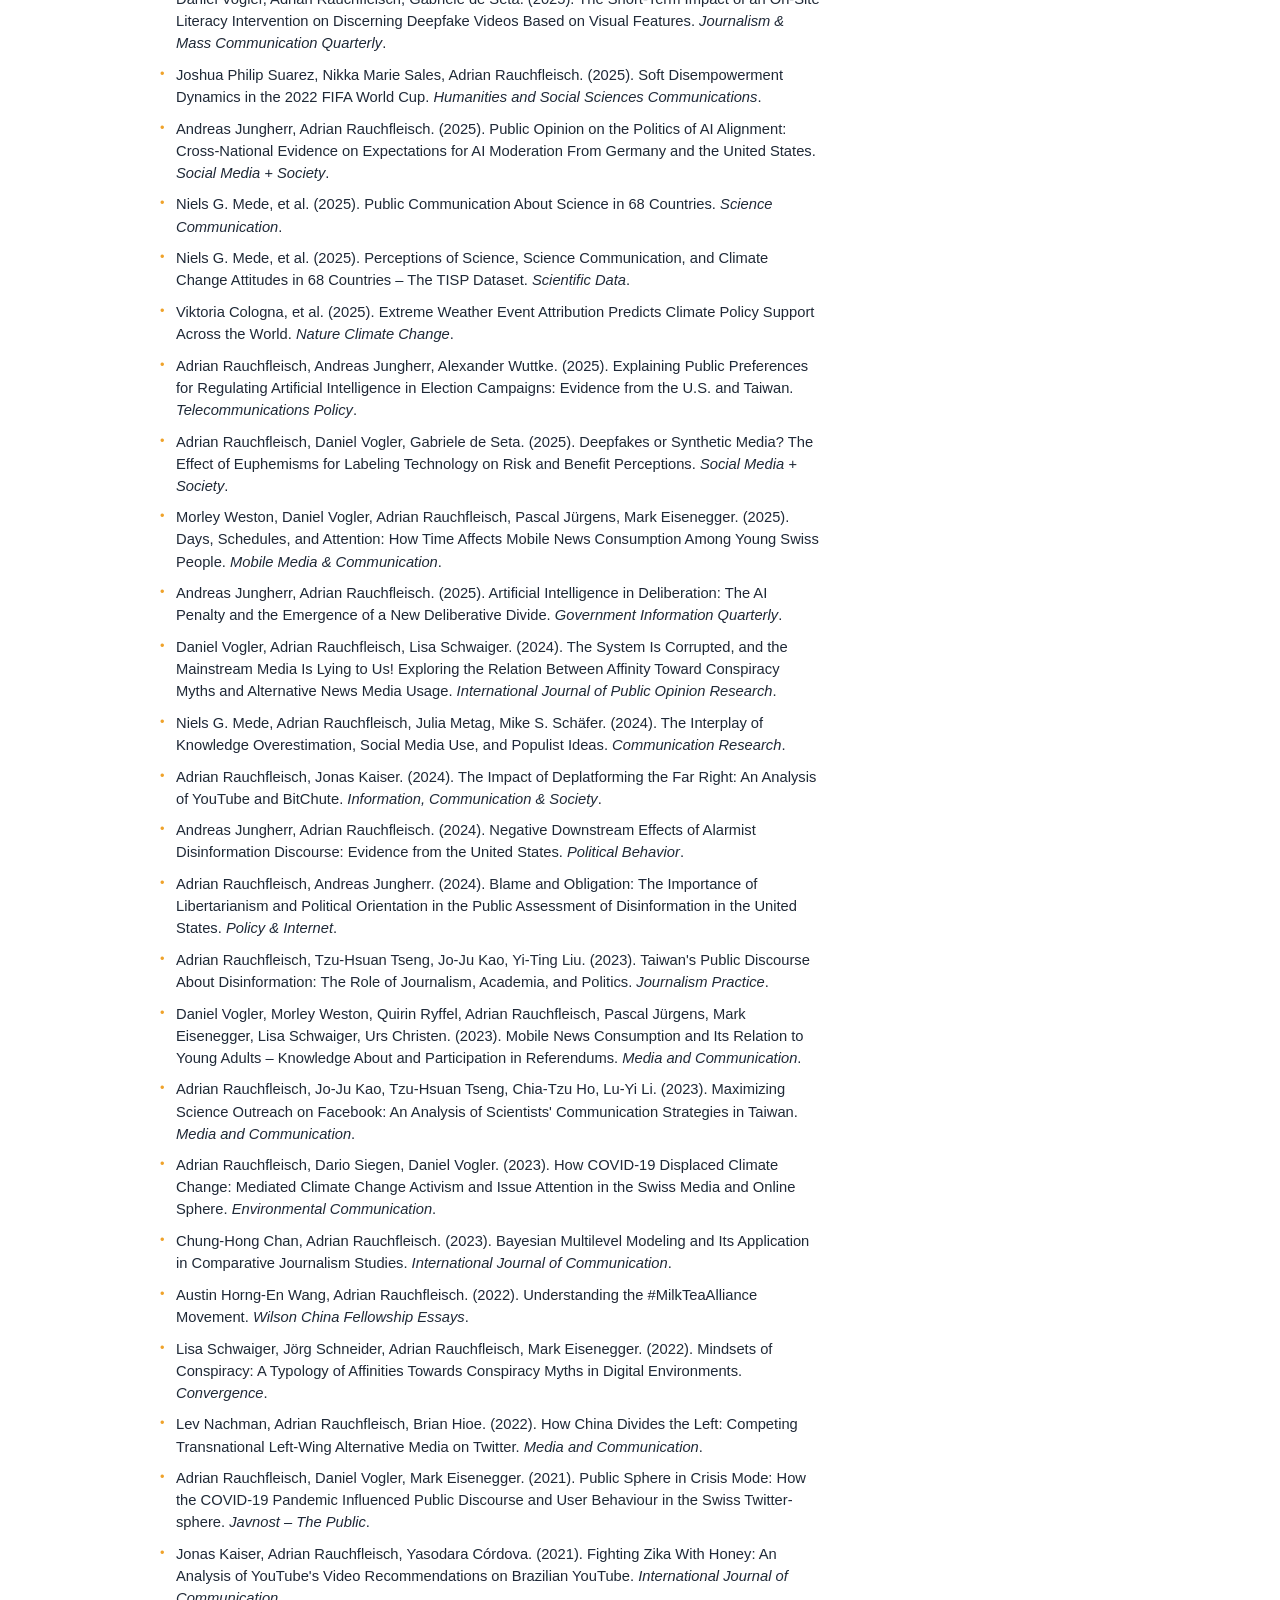
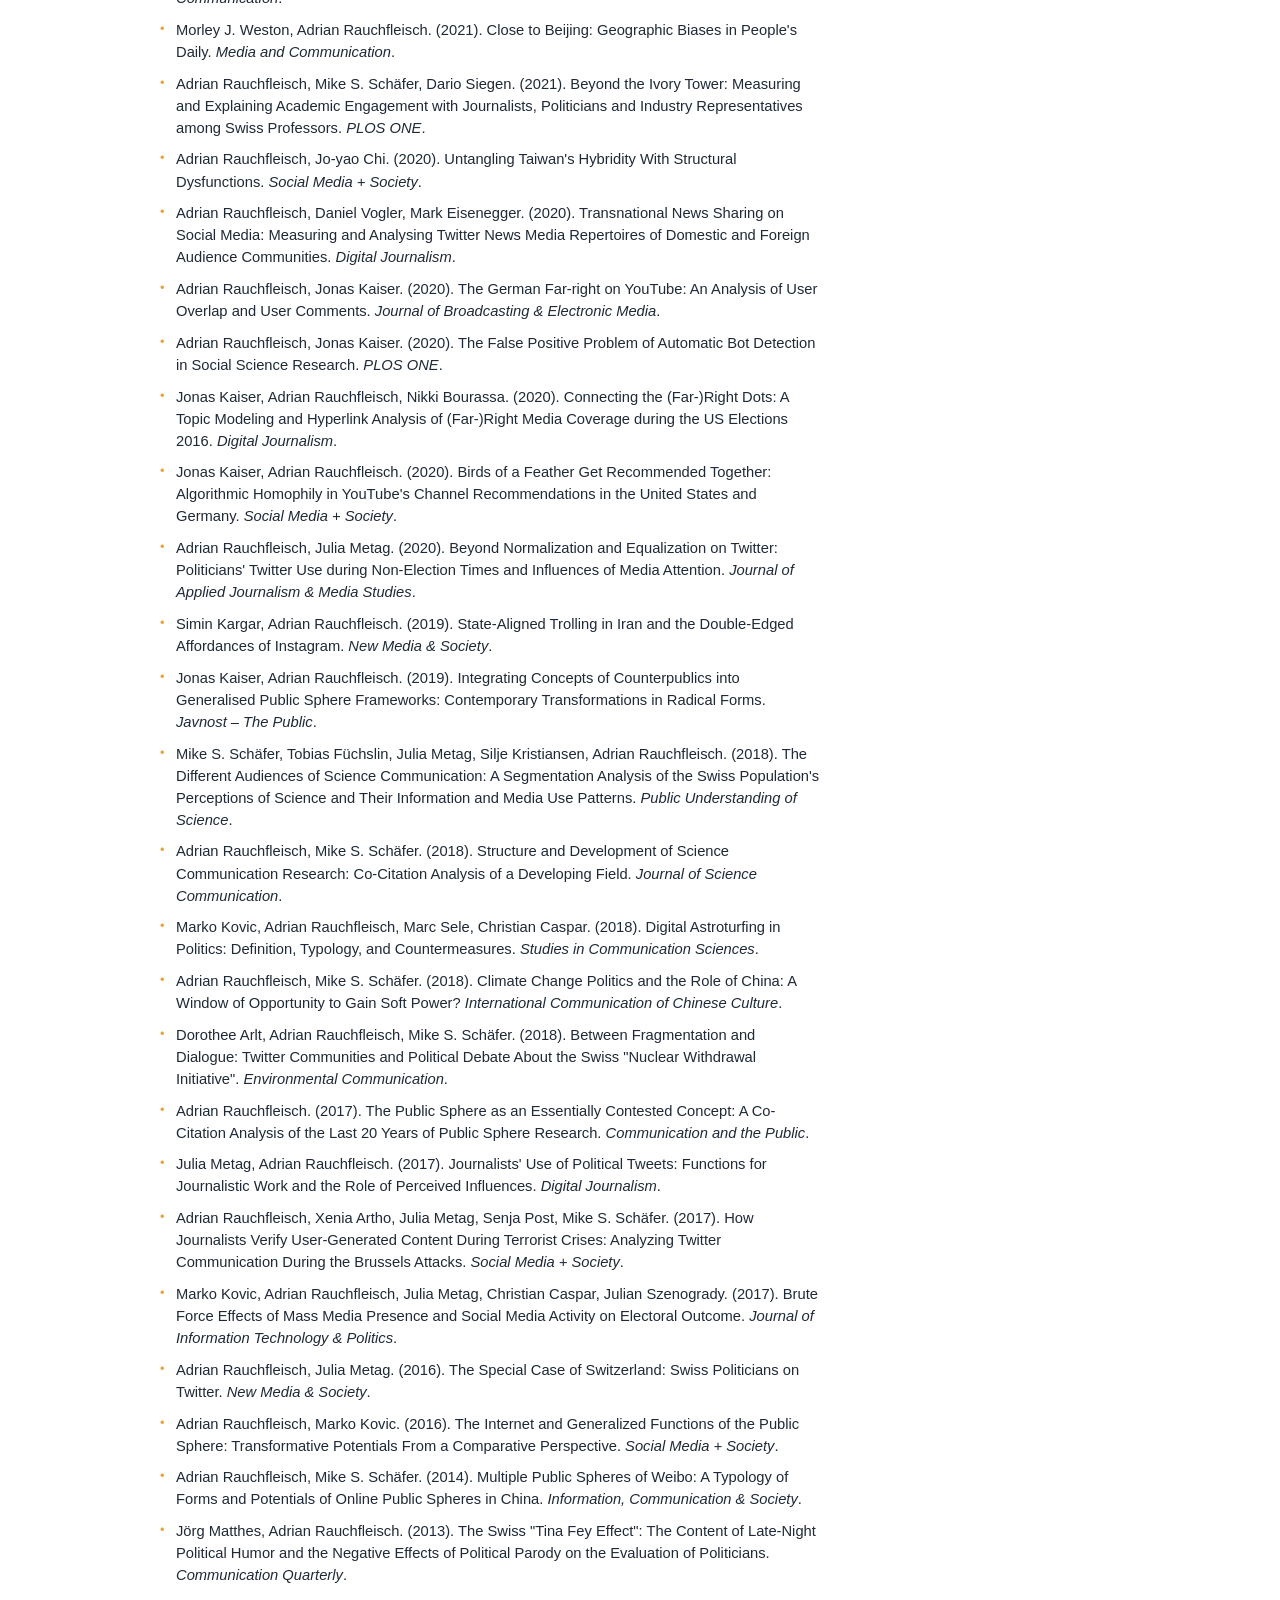
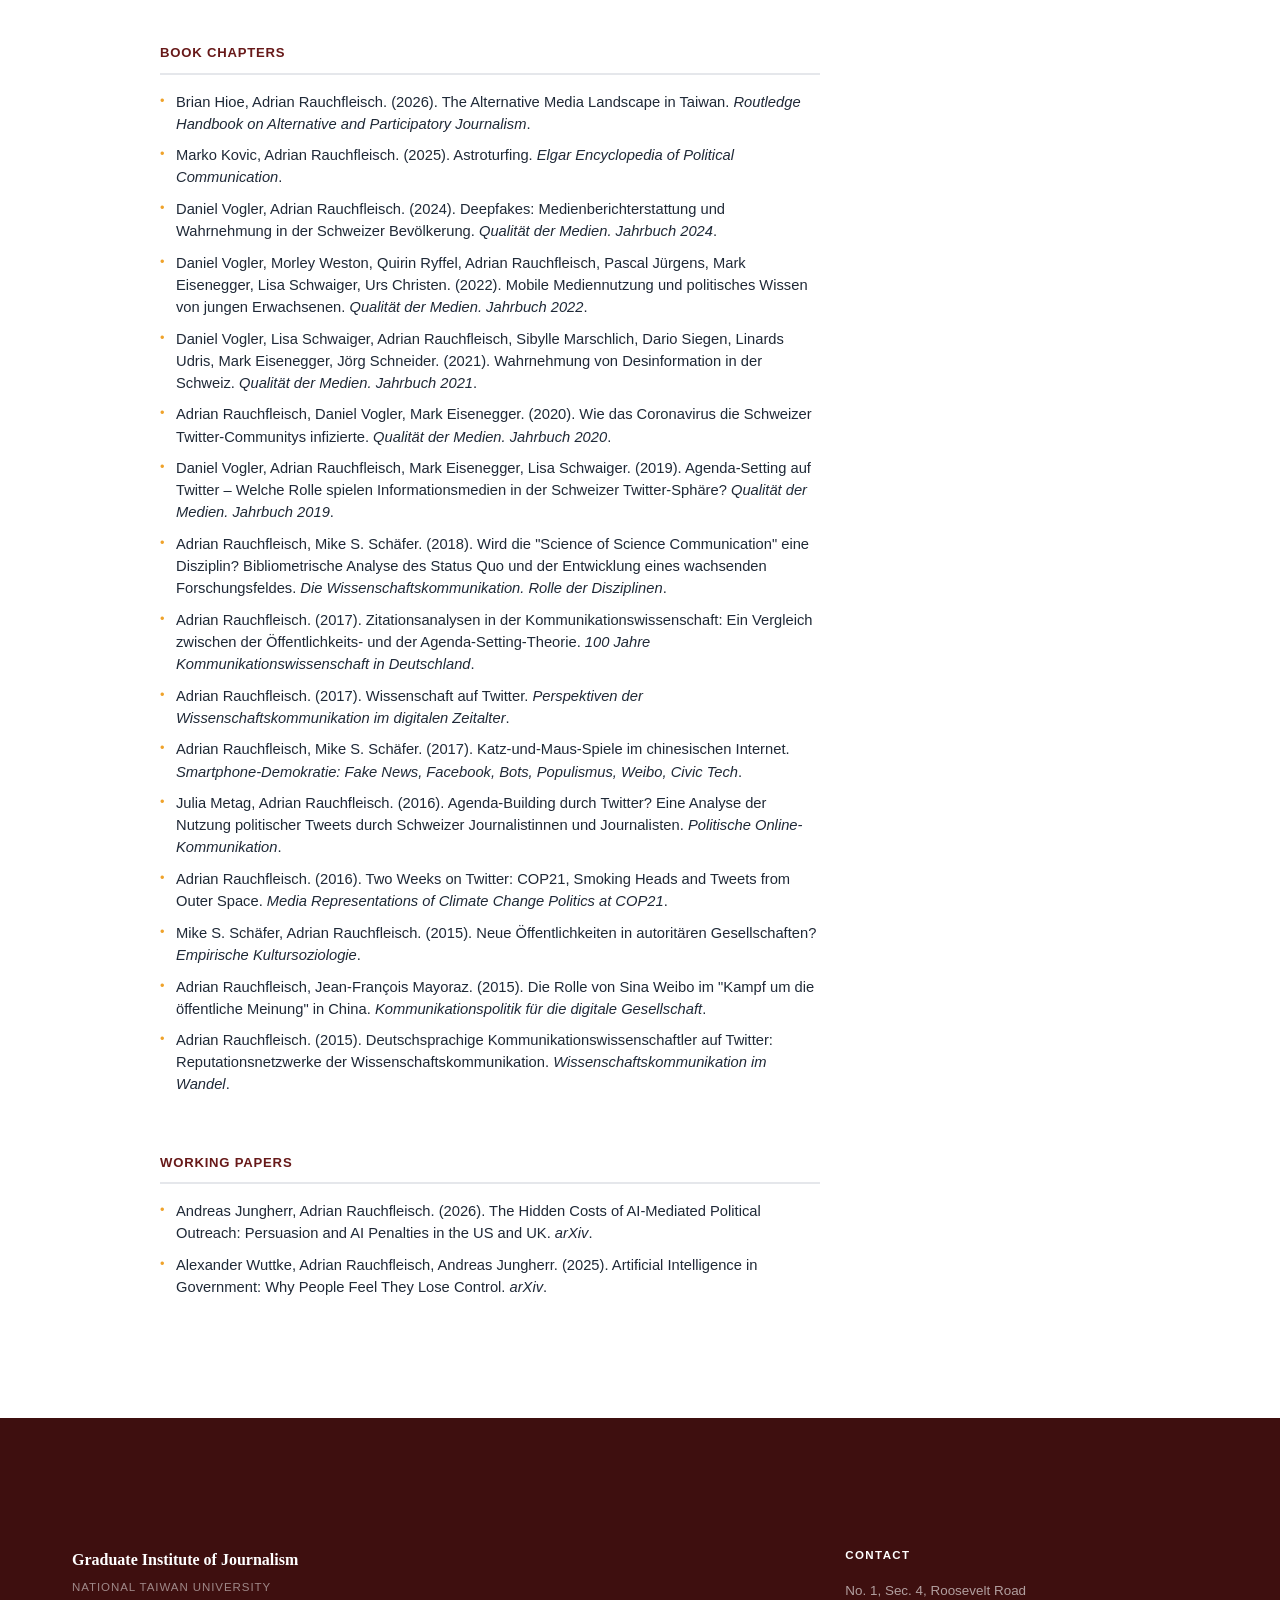
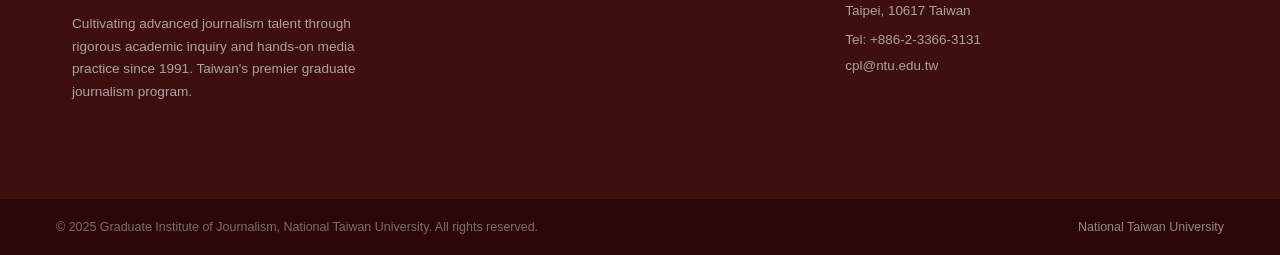
<file: faculty/adrian-rauchfleisch.html>
<!DOCTYPE html>
<html lang="en">
<head>
  <meta charset="UTF-8">
  <meta name="viewport" content="width=device-width, initial-scale=1.0">
  <title>Adrian Rauchfleisch — Graduate Institute of Journalism, NTU</title>
  <link rel="icon" href="../image/ntu.gif">
  <link rel="stylesheet" href="../css/style.css">
</head>
<body>

  <!-- SITE HEADER -->
  <header class="site-header" role="banner">
    <a href="../index.html" class="site-header-brand">
      <span class="site-header-title">Graduate Institute of Journalism, NTU</span>
      <span class="site-header-sub">國立臺灣大學新聞研究所</span>
    </a>
    <div class="site-header-icons">
      <a href="https://www.facebook.com/ntujour/?locale=zh_TW" target="_blank" rel="noopener" class="site-header-icon" aria-label="Facebook">
        <svg width="18" height="18" viewBox="0 0 24 24" fill="currentColor" aria-hidden="true"><path d="M22 12c0-5.523-4.477-10-10-10S2 6.477 2 12c0 4.991 3.657 9.128 8.438 9.878v-6.987h-2.54V12h2.54V9.797c0-2.506 1.492-3.89 3.777-3.89 1.094 0 2.238.195 2.238.195v2.46h-1.26c-1.243 0-1.63.771-1.63 1.562V12h2.773l-.443 2.89h-2.33v6.988C18.343 21.128 22 16.991 22 12z"/></svg>
      </a>
      <a href="https://www.youtube.com/@KnowNewsNTUJournalism/videos" target="_blank" rel="noopener" class="site-header-icon" aria-label="YouTube">
        <svg width="18" height="18" viewBox="0 0 24 24" fill="currentColor" aria-hidden="true"><path d="M23.498 6.186a3.016 3.016 0 0 0-2.122-2.136C19.505 3.545 12 3.545 12 3.545s-7.505 0-9.377.505A3.017 3.017 0 0 0 .502 6.186C0 8.07 0 12 0 12s0 3.93.502 5.814a3.016 3.016 0 0 0 2.122 2.136c1.871.505 9.376.505 9.376.505s7.505 0 9.377-.505a3.015 3.015 0 0 0 2.122-2.136C24 15.93 24 12 24 12s0-3.93-.502-5.814zM9.545 15.568V8.432L15.818 12l-6.273 3.568z"/></svg>
      </a>
      <a href="https://www.ntu.edu.tw/english/" target="_blank" rel="noopener" class="site-header-icon" aria-label="NTU Homepage">
        <svg width="18" height="18" viewBox="0 0 24 24" fill="none" stroke="currentColor" stroke-width="2" stroke-linecap="round" stroke-linejoin="round" aria-hidden="true"><circle cx="12" cy="12" r="10"/><line x1="2" y1="12" x2="22" y2="12"/><path d="M12 2a15.3 15.3 0 0 1 4 10 15.3 15.3 0 0 1-4 10 15.3 15.3 0 0 1-4-10 15.3 15.3 0 0 1 4-10z"/></svg>
      </a>
    </div>
    <a href="https://ntujour.github.io/" target="_blank" rel="noopener" class="site-header-lang">中文</a>
  </header>

  <!-- PROFILE HEADER -->
  <div class="profile-header">
    <div class="profile-header-inner" id="profile-header-inner"></div>
  </div>

  <!-- PROFILE META: Teaching Field + Research Interests -->
  <div class="profile-meta" id="profile-meta"></div>

  <!-- PROFILE BODY -->
  <div class="profile-body">
    <div class="profile-body-inner">
      <div class="profile-main" id="profile-main"></div>
      <div class="profile-sidebar" id="profile-sidebar"></div>
    </div>
  </div>

  <!-- FOOTER -->
  <footer>
    <div class="footer-inner">
      <div class="footer-cols">
        <div>
          <div class="footer-brand-name">Graduate Institute of Journalism</div>
          <div class="footer-brand-univ">National Taiwan University</div>
          <p class="footer-brand-desc">Cultivating advanced journalism talent through rigorous academic inquiry and hands-on media practice since 1991. Taiwan's premier graduate journalism program.</p>
        </div>
        <div class="footer-col">
          <h4>Contact</h4>
          <p>No. 1, Sec. 4, Roosevelt Road<br>Taipei, 10617 Taiwan</p>
          <p style="margin-top:0.5rem;">Tel: +886-2-3366-3131</p>
          <a href="mailto:cpl@ntu.edu.tw">cpl@ntu.edu.tw</a>
        </div>
      </div>
    </div>
    <div class="footer-bottom">
      <div class="footer-bottom-inner">
        <span>© 2025 Graduate Institute of Journalism, National Taiwan University. All rights reserved.</span>
        <a href="https://www.ntu.edu.tw/" target="_blank" rel="noopener">National Taiwan University</a>
      </div>
    </div>
  </footer>

  <script>const SLUG = 'adrian-rauchfleisch';</script>
  <script src="../js/faculty-profile.js"></script>
</body>
</html>
</file>
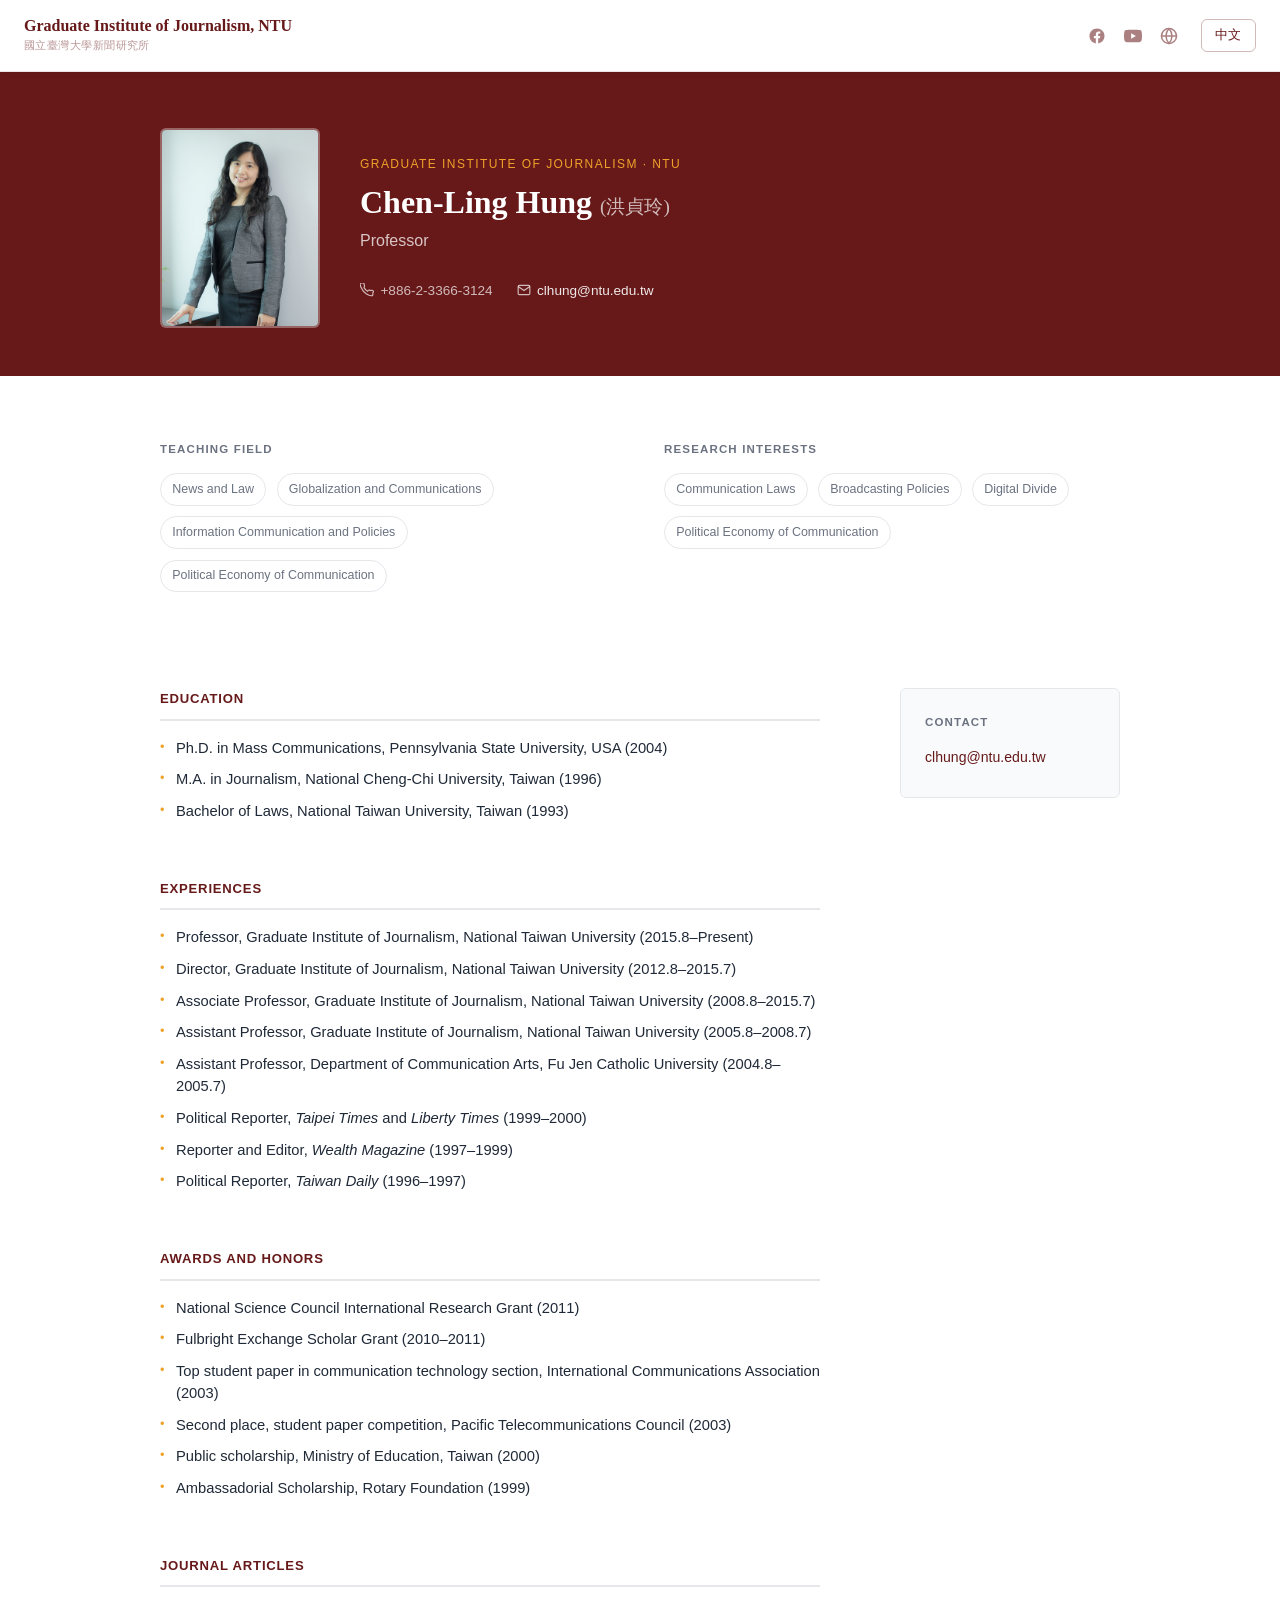
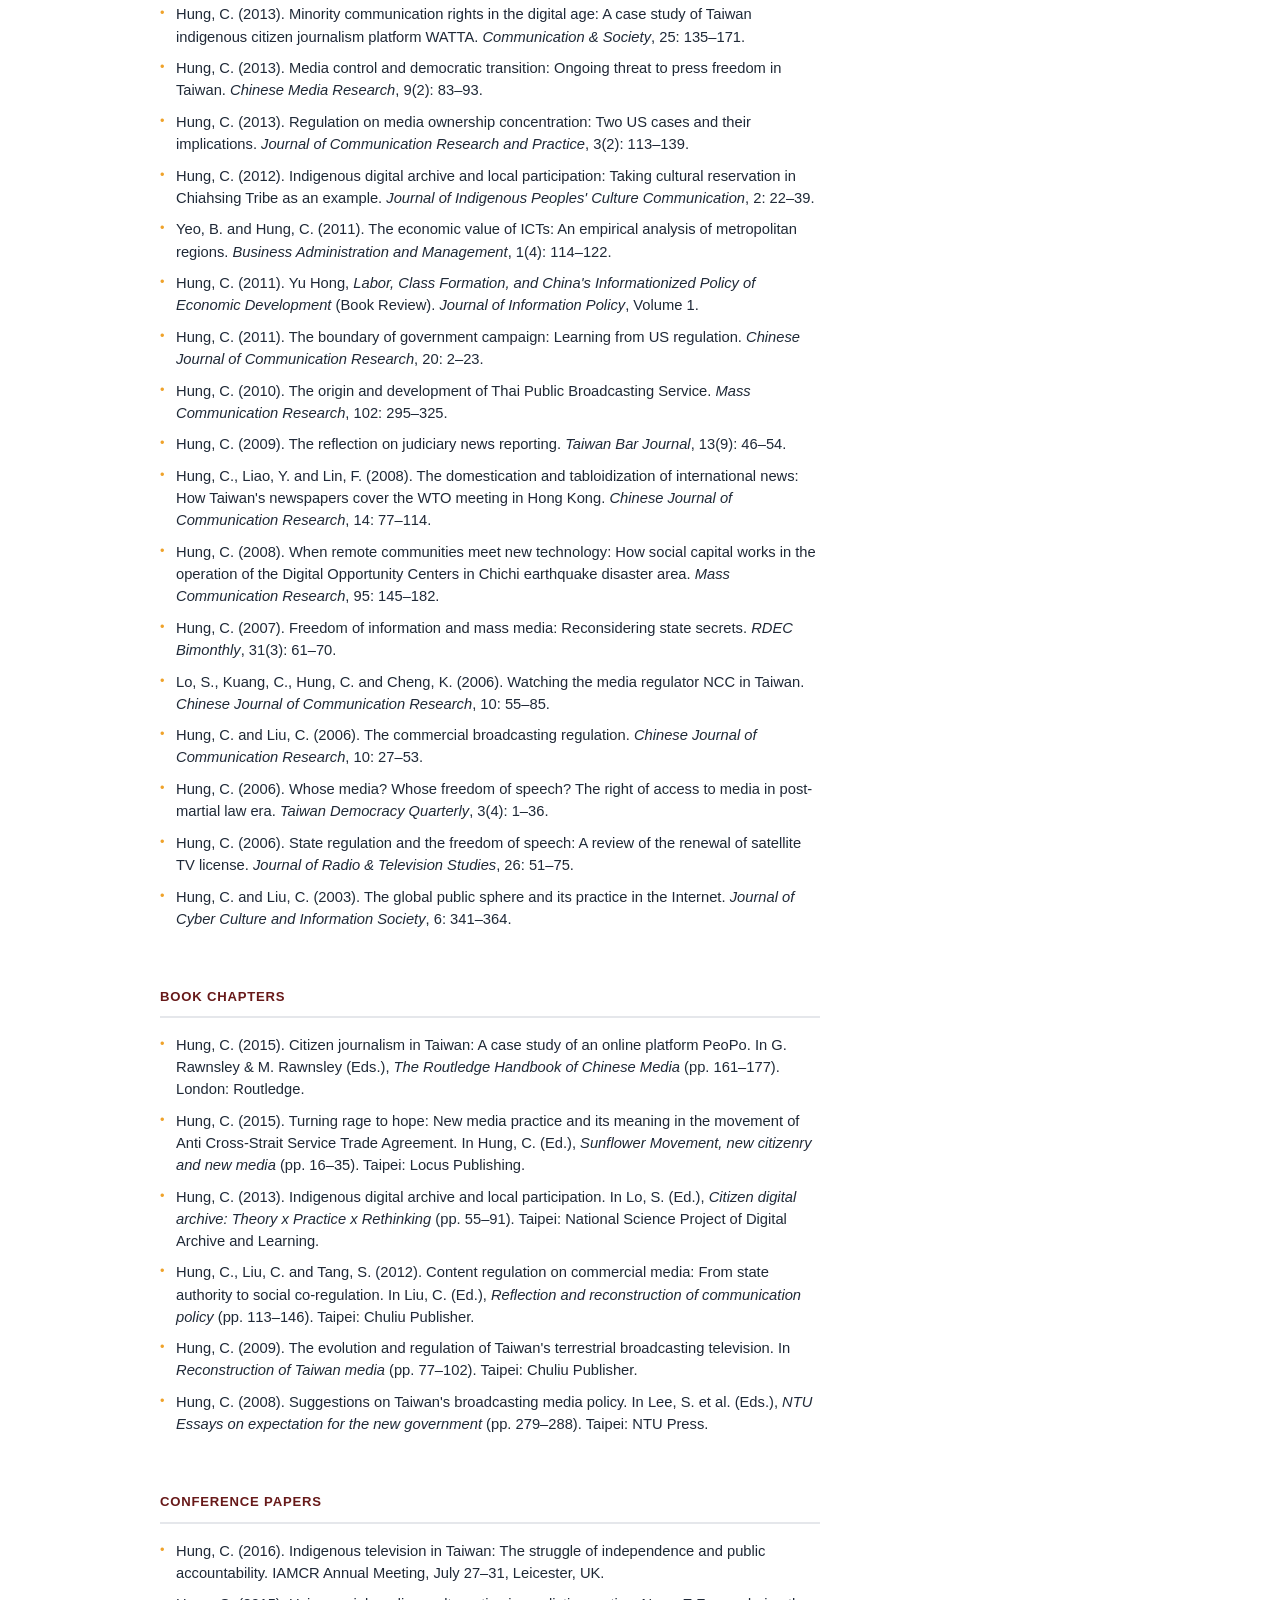
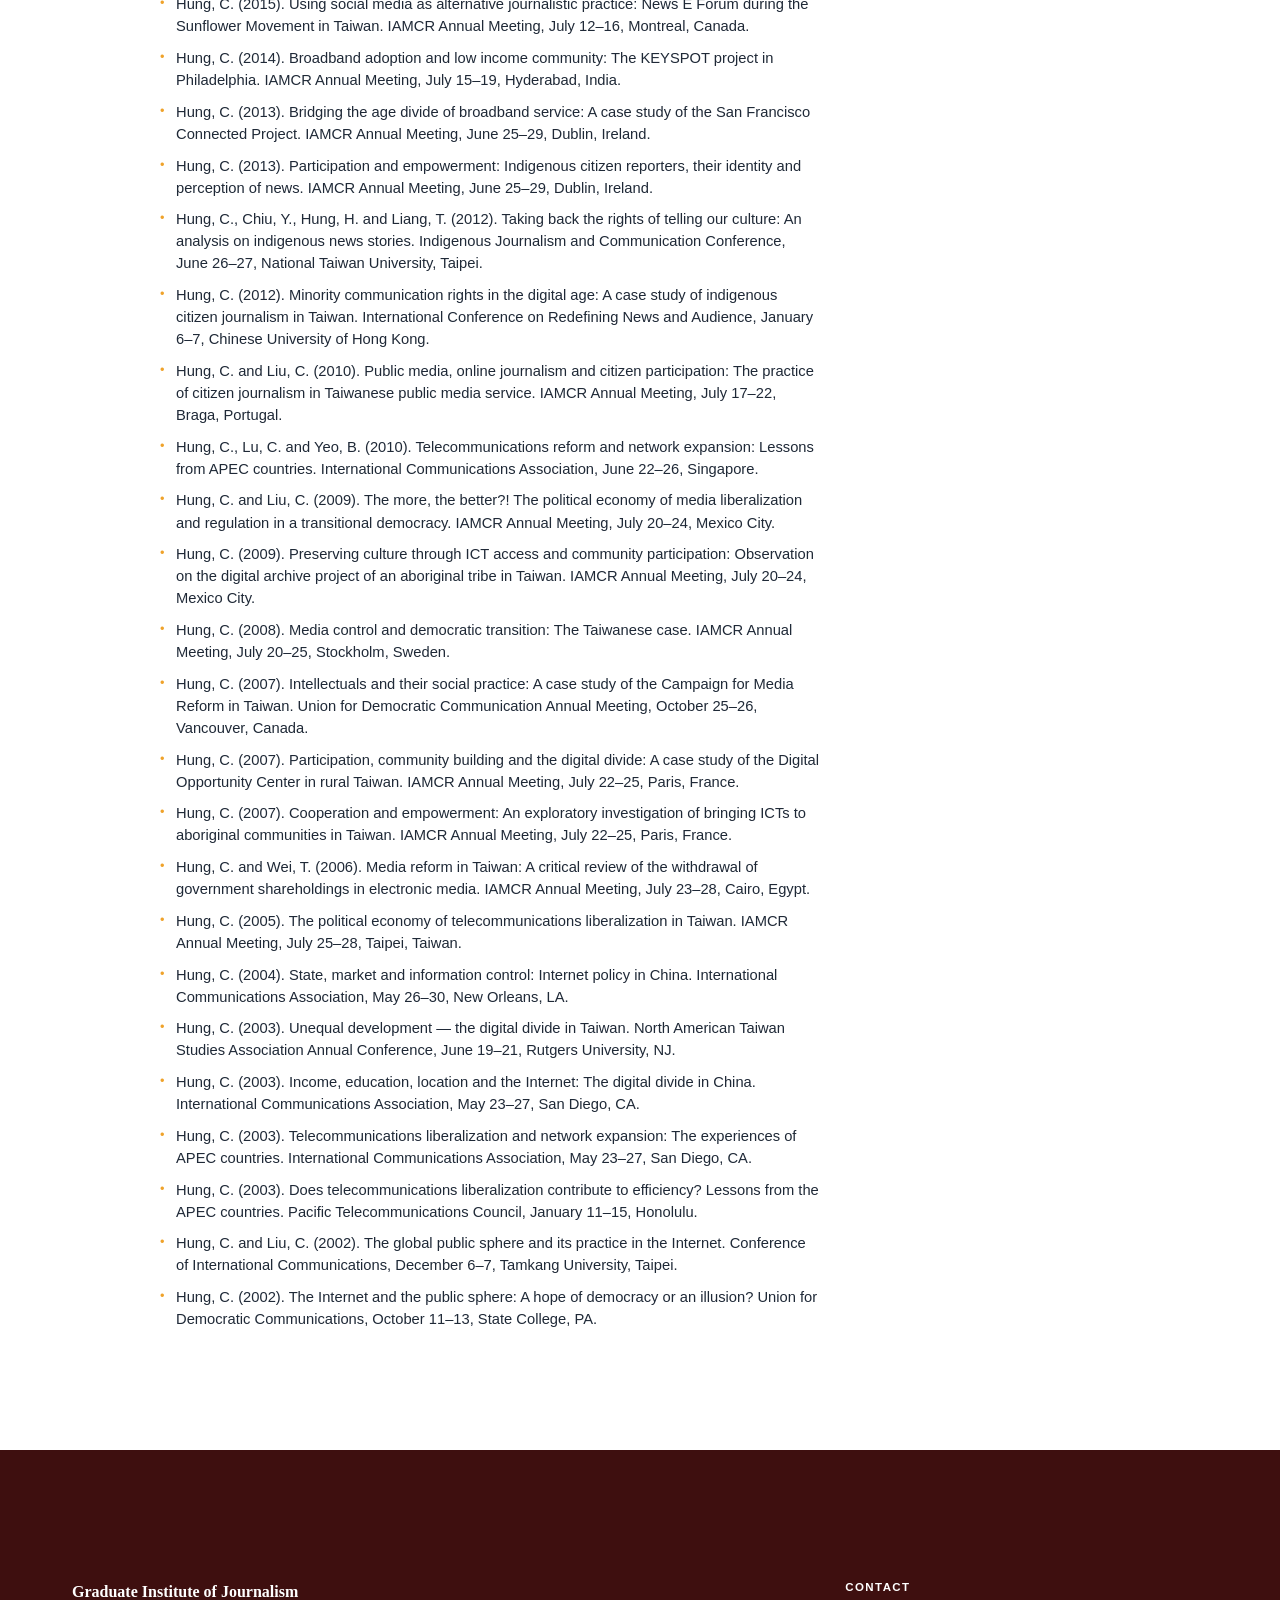
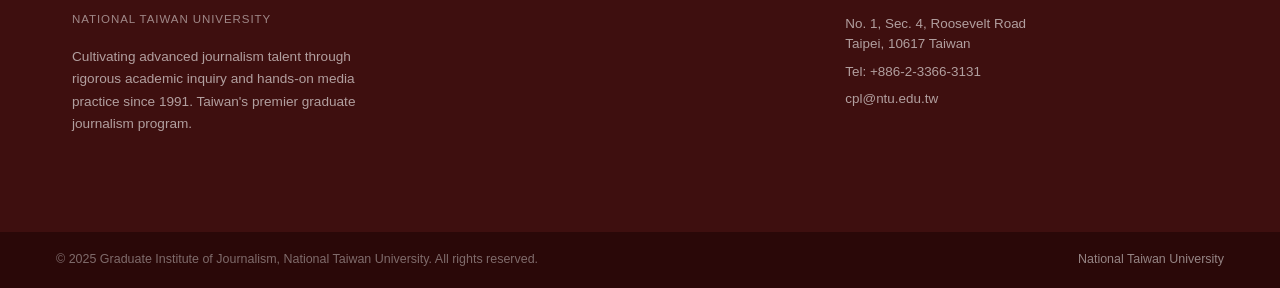
<file: faculty/chen-ling-hung.html>
<!DOCTYPE html>
<html lang="en">
<head>
  <meta charset="UTF-8">
  <meta name="viewport" content="width=device-width, initial-scale=1.0">
  <title>Chen-Ling Hung — Graduate Institute of Journalism, NTU</title>
  <link rel="icon" href="../image/ntu.gif">
  <link rel="stylesheet" href="../css/style.css">
</head>
<body>

  <!-- SITE HEADER -->
  <header class="site-header" role="banner">
    <a href="../index.html" class="site-header-brand">
      <span class="site-header-title">Graduate Institute of Journalism, NTU</span>
      <span class="site-header-sub">國立臺灣大學新聞研究所</span>
    </a>
    <div class="site-header-icons">
      <a href="https://www.facebook.com/ntujour/?locale=zh_TW" target="_blank" rel="noopener" class="site-header-icon" aria-label="Facebook">
        <svg width="18" height="18" viewBox="0 0 24 24" fill="currentColor" aria-hidden="true"><path d="M22 12c0-5.523-4.477-10-10-10S2 6.477 2 12c0 4.991 3.657 9.128 8.438 9.878v-6.987h-2.54V12h2.54V9.797c0-2.506 1.492-3.89 3.777-3.89 1.094 0 2.238.195 2.238.195v2.46h-1.26c-1.243 0-1.63.771-1.63 1.562V12h2.773l-.443 2.89h-2.33v6.988C18.343 21.128 22 16.991 22 12z"/></svg>
      </a>
      <a href="https://www.youtube.com/@KnowNewsNTUJournalism/videos" target="_blank" rel="noopener" class="site-header-icon" aria-label="YouTube">
        <svg width="18" height="18" viewBox="0 0 24 24" fill="currentColor" aria-hidden="true"><path d="M23.498 6.186a3.016 3.016 0 0 0-2.122-2.136C19.505 3.545 12 3.545 12 3.545s-7.505 0-9.377.505A3.017 3.017 0 0 0 .502 6.186C0 8.07 0 12 0 12s0 3.93.502 5.814a3.016 3.016 0 0 0 2.122 2.136c1.871.505 9.376.505 9.376.505s7.505 0 9.377-.505a3.015 3.015 0 0 0 2.122-2.136C24 15.93 24 12 24 12s0-3.93-.502-5.814zM9.545 15.568V8.432L15.818 12l-6.273 3.568z"/></svg>
      </a>
      <a href="https://www.ntu.edu.tw/english/" target="_blank" rel="noopener" class="site-header-icon" aria-label="NTU Homepage">
        <svg width="18" height="18" viewBox="0 0 24 24" fill="none" stroke="currentColor" stroke-width="2" stroke-linecap="round" stroke-linejoin="round" aria-hidden="true"><circle cx="12" cy="12" r="10"/><line x1="2" y1="12" x2="22" y2="12"/><path d="M12 2a15.3 15.3 0 0 1 4 10 15.3 15.3 0 0 1-4 10 15.3 15.3 0 0 1-4-10 15.3 15.3 0 0 1 4-10z"/></svg>
      </a>
    </div>
    <a href="https://ntujour.github.io/" target="_blank" rel="noopener" class="site-header-lang">中文</a>
  </header>

  <!-- PROFILE HEADER -->
  <div class="profile-header">
    <div class="profile-header-inner" id="profile-header-inner"></div>
  </div>

  <!-- PROFILE META: Teaching Field + Research Interests -->
  <div class="profile-meta" id="profile-meta"></div>

  <!-- PROFILE BODY -->
  <div class="profile-body">
    <div class="profile-body-inner">
      <div class="profile-main" id="profile-main"></div>
      <div class="profile-sidebar" id="profile-sidebar"></div>
    </div>
  </div>

  <!-- FOOTER -->
  <footer>
    <div class="footer-inner">
      <div class="footer-cols">
        <div>
          <div class="footer-brand-name">Graduate Institute of Journalism</div>
          <div class="footer-brand-univ">National Taiwan University</div>
          <p class="footer-brand-desc">Cultivating advanced journalism talent through rigorous academic inquiry and hands-on media practice since 1991. Taiwan's premier graduate journalism program.</p>
        </div>
        <div class="footer-col">
          <h4>Contact</h4>
          <p>No. 1, Sec. 4, Roosevelt Road<br>Taipei, 10617 Taiwan</p>
          <p style="margin-top:0.5rem;">Tel: +886-2-3366-3131</p>
          <a href="mailto:cpl@ntu.edu.tw">cpl@ntu.edu.tw</a>
        </div>
      </div>
    </div>
    <div class="footer-bottom">
      <div class="footer-bottom-inner">
        <span>© 2025 Graduate Institute of Journalism, National Taiwan University. All rights reserved.</span>
        <a href="https://www.ntu.edu.tw/" target="_blank" rel="noopener">National Taiwan University</a>
      </div>
    </div>
  </footer>

  <script>const SLUG = 'chen-ling-hung';</script>
  <script src="../js/faculty-profile.js"></script>
</body>
</html>
</file>
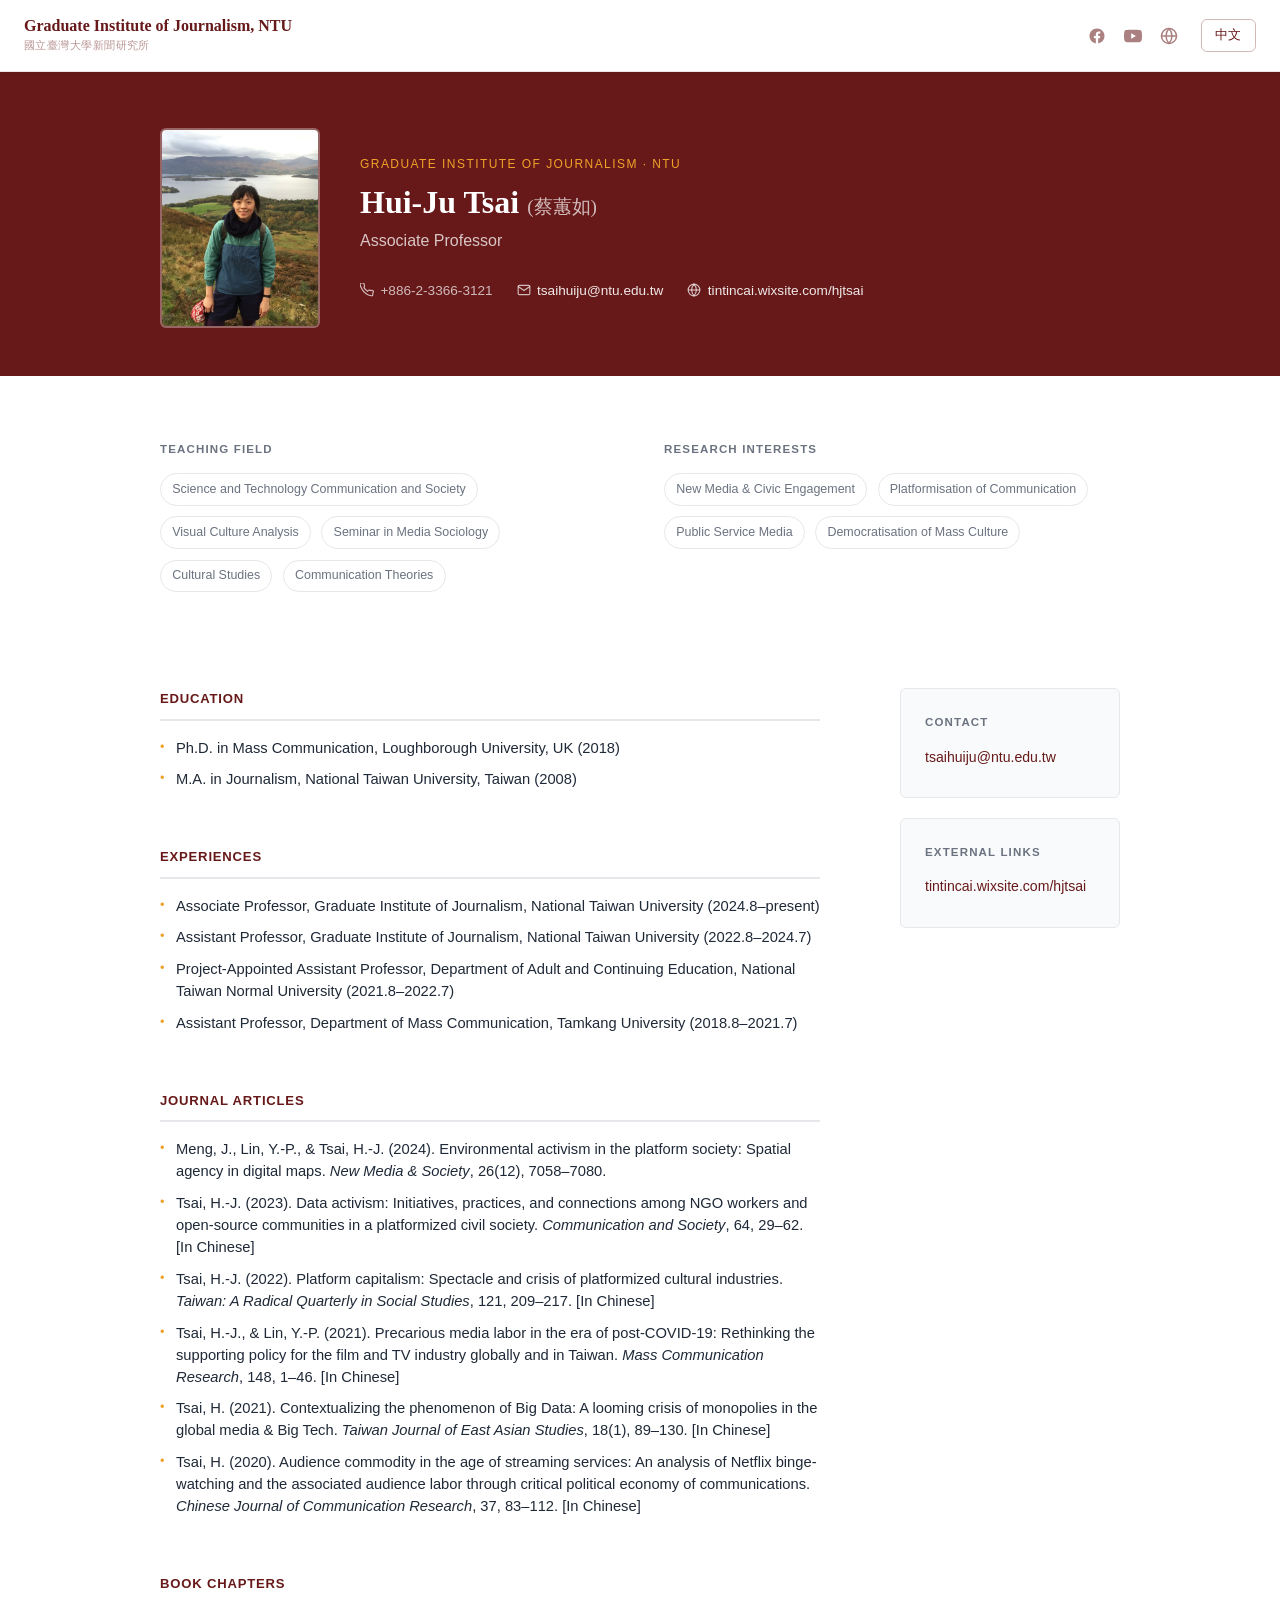
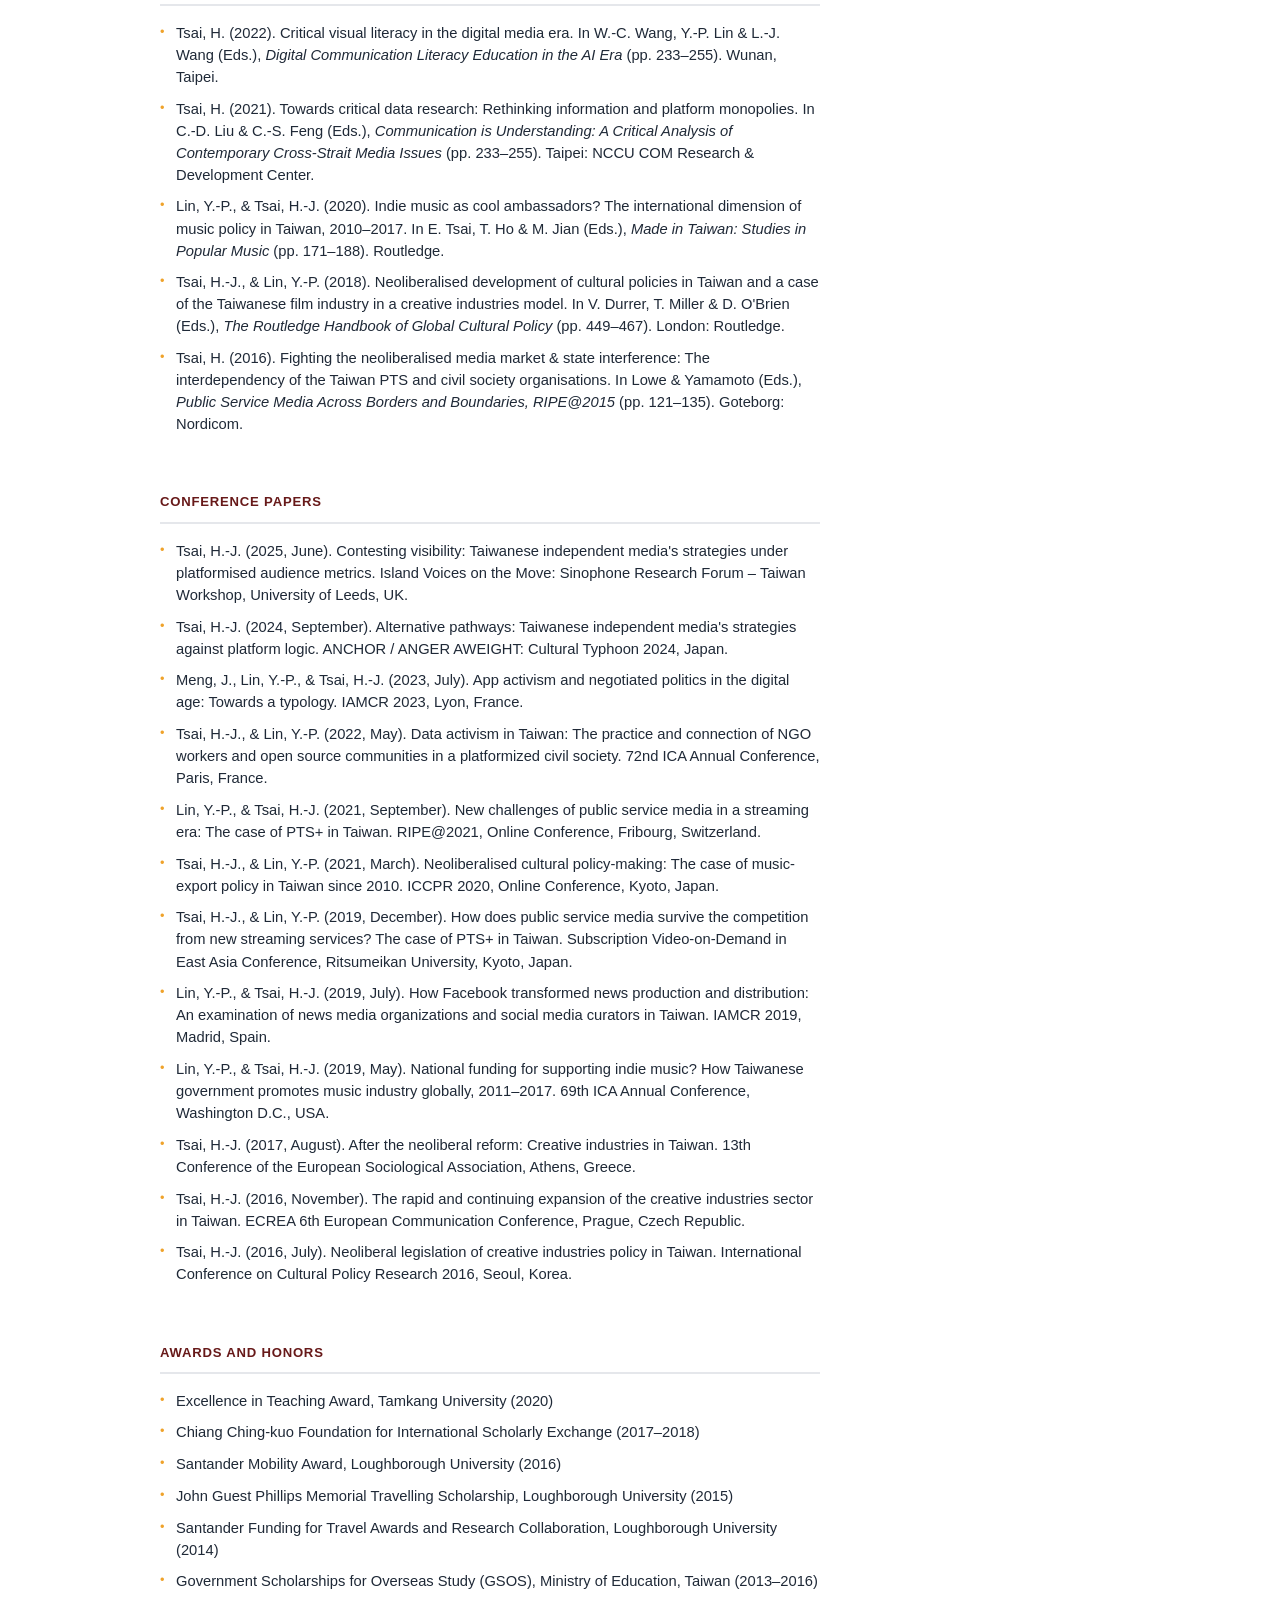
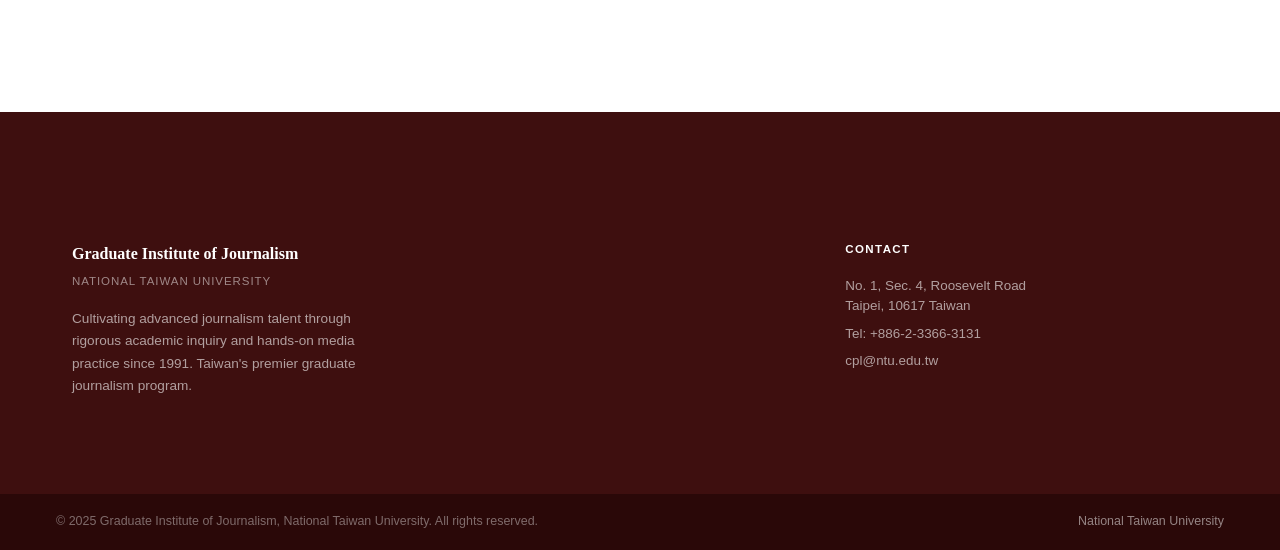
<file: faculty/hui-ju-tsai.html>
<!DOCTYPE html>
<html lang="en">
<head>
  <meta charset="UTF-8">
  <meta name="viewport" content="width=device-width, initial-scale=1.0">
  <title>Hui-Ju Tsai — Graduate Institute of Journalism, NTU</title>
  <link rel="icon" href="../image/ntu.gif">
  <link rel="stylesheet" href="../css/style.css">
</head>
<body>

  <!-- SITE HEADER -->
  <header class="site-header" role="banner">
    <a href="../index.html" class="site-header-brand">
      <span class="site-header-title">Graduate Institute of Journalism, NTU</span>
      <span class="site-header-sub">國立臺灣大學新聞研究所</span>
    </a>
    <div class="site-header-icons">
      <a href="https://www.facebook.com/ntujour/?locale=zh_TW" target="_blank" rel="noopener" class="site-header-icon" aria-label="Facebook">
        <svg width="18" height="18" viewBox="0 0 24 24" fill="currentColor" aria-hidden="true"><path d="M22 12c0-5.523-4.477-10-10-10S2 6.477 2 12c0 4.991 3.657 9.128 8.438 9.878v-6.987h-2.54V12h2.54V9.797c0-2.506 1.492-3.89 3.777-3.89 1.094 0 2.238.195 2.238.195v2.46h-1.26c-1.243 0-1.63.771-1.63 1.562V12h2.773l-.443 2.89h-2.33v6.988C18.343 21.128 22 16.991 22 12z"/></svg>
      </a>
      <a href="https://www.youtube.com/@KnowNewsNTUJournalism/videos" target="_blank" rel="noopener" class="site-header-icon" aria-label="YouTube">
        <svg width="18" height="18" viewBox="0 0 24 24" fill="currentColor" aria-hidden="true"><path d="M23.498 6.186a3.016 3.016 0 0 0-2.122-2.136C19.505 3.545 12 3.545 12 3.545s-7.505 0-9.377.505A3.017 3.017 0 0 0 .502 6.186C0 8.07 0 12 0 12s0 3.93.502 5.814a3.016 3.016 0 0 0 2.122 2.136c1.871.505 9.376.505 9.376.505s7.505 0 9.377-.505a3.015 3.015 0 0 0 2.122-2.136C24 15.93 24 12 24 12s0-3.93-.502-5.814zM9.545 15.568V8.432L15.818 12l-6.273 3.568z"/></svg>
      </a>
      <a href="https://www.ntu.edu.tw/english/" target="_blank" rel="noopener" class="site-header-icon" aria-label="NTU Homepage">
        <svg width="18" height="18" viewBox="0 0 24 24" fill="none" stroke="currentColor" stroke-width="2" stroke-linecap="round" stroke-linejoin="round" aria-hidden="true"><circle cx="12" cy="12" r="10"/><line x1="2" y1="12" x2="22" y2="12"/><path d="M12 2a15.3 15.3 0 0 1 4 10 15.3 15.3 0 0 1-4 10 15.3 15.3 0 0 1-4-10 15.3 15.3 0 0 1 4-10z"/></svg>
      </a>
    </div>
    <a href="https://ntujour.github.io/" target="_blank" rel="noopener" class="site-header-lang">中文</a>
  </header>

  <!-- PROFILE HEADER -->
  <div class="profile-header">
    <div class="profile-header-inner" id="profile-header-inner"></div>
  </div>

  <!-- PROFILE META: Teaching Field + Research Interests -->
  <div class="profile-meta" id="profile-meta"></div>

  <!-- PROFILE BODY -->
  <div class="profile-body">
    <div class="profile-body-inner">
      <div class="profile-main" id="profile-main"></div>
      <div class="profile-sidebar" id="profile-sidebar"></div>
    </div>
  </div>

  <!-- FOOTER -->
  <footer>
    <div class="footer-inner">
      <div class="footer-cols">
        <div>
          <div class="footer-brand-name">Graduate Institute of Journalism</div>
          <div class="footer-brand-univ">National Taiwan University</div>
          <p class="footer-brand-desc">Cultivating advanced journalism talent through rigorous academic inquiry and hands-on media practice since 1991. Taiwan's premier graduate journalism program.</p>
        </div>
        <div class="footer-col">
          <h4>Contact</h4>
          <p>No. 1, Sec. 4, Roosevelt Road<br>Taipei, 10617 Taiwan</p>
          <p style="margin-top:0.5rem;">Tel: +886-2-3366-3131</p>
          <a href="mailto:cpl@ntu.edu.tw">cpl@ntu.edu.tw</a>
        </div>
      </div>
    </div>
    <div class="footer-bottom">
      <div class="footer-bottom-inner">
        <span>© 2025 Graduate Institute of Journalism, National Taiwan University. All rights reserved.</span>
        <a href="https://www.ntu.edu.tw/" target="_blank" rel="noopener">National Taiwan University</a>
      </div>
    </div>
  </footer>

  <script>const SLUG = 'hui-ju-tsai';</script>
  <script src="../js/faculty-profile.js"></script>
</body>
</html>
</file>
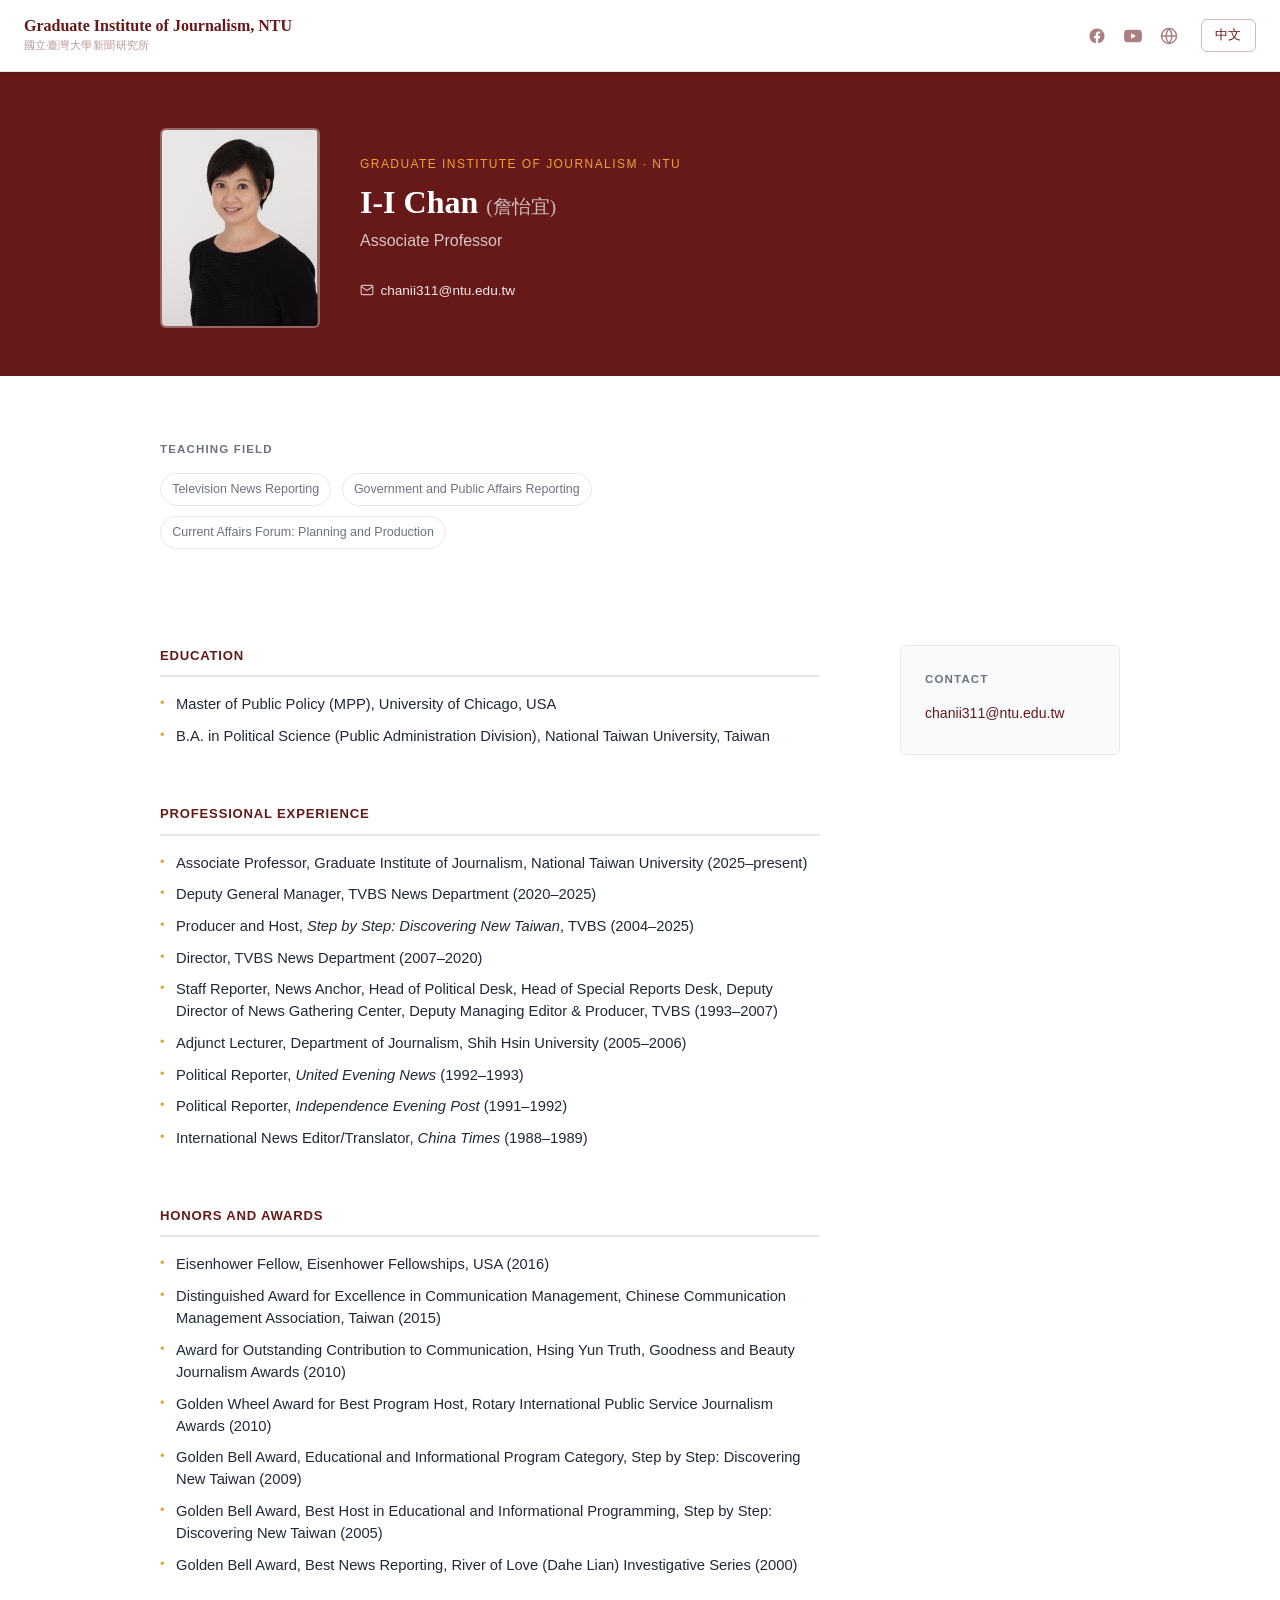
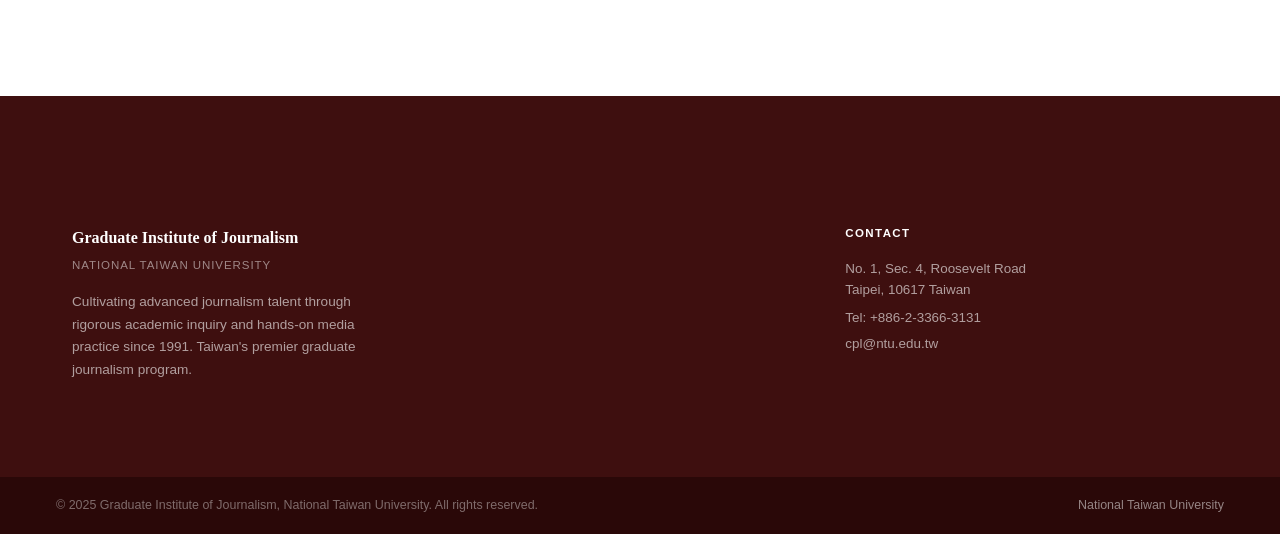
<file: faculty/i-i-chan.html>
<!DOCTYPE html>
<html lang="en">
<head>
  <meta charset="UTF-8">
  <meta name="viewport" content="width=device-width, initial-scale=1.0">
  <title>I-I Chan — Graduate Institute of Journalism, NTU</title>
  <link rel="icon" href="../image/ntu.gif">
  <link rel="stylesheet" href="../css/style.css">
</head>
<body>

  <!-- SITE HEADER -->
  <header class="site-header" role="banner">
    <a href="../index.html" class="site-header-brand">
      <span class="site-header-title">Graduate Institute of Journalism, NTU</span>
      <span class="site-header-sub">國立臺灣大學新聞研究所</span>
    </a>
    <div class="site-header-icons">
      <a href="https://www.facebook.com/ntujour/?locale=zh_TW" target="_blank" rel="noopener" class="site-header-icon" aria-label="Facebook">
        <svg width="18" height="18" viewBox="0 0 24 24" fill="currentColor" aria-hidden="true"><path d="M22 12c0-5.523-4.477-10-10-10S2 6.477 2 12c0 4.991 3.657 9.128 8.438 9.878v-6.987h-2.54V12h2.54V9.797c0-2.506 1.492-3.89 3.777-3.89 1.094 0 2.238.195 2.238.195v2.46h-1.26c-1.243 0-1.63.771-1.63 1.562V12h2.773l-.443 2.89h-2.33v6.988C18.343 21.128 22 16.991 22 12z"/></svg>
      </a>
      <a href="https://www.youtube.com/@KnowNewsNTUJournalism/videos" target="_blank" rel="noopener" class="site-header-icon" aria-label="YouTube">
        <svg width="18" height="18" viewBox="0 0 24 24" fill="currentColor" aria-hidden="true"><path d="M23.498 6.186a3.016 3.016 0 0 0-2.122-2.136C19.505 3.545 12 3.545 12 3.545s-7.505 0-9.377.505A3.017 3.017 0 0 0 .502 6.186C0 8.07 0 12 0 12s0 3.93.502 5.814a3.016 3.016 0 0 0 2.122 2.136c1.871.505 9.376.505 9.376.505s7.505 0 9.377-.505a3.015 3.015 0 0 0 2.122-2.136C24 15.93 24 12 24 12s0-3.93-.502-5.814zM9.545 15.568V8.432L15.818 12l-6.273 3.568z"/></svg>
      </a>
      <a href="https://www.ntu.edu.tw/english/" target="_blank" rel="noopener" class="site-header-icon" aria-label="NTU Homepage">
        <svg width="18" height="18" viewBox="0 0 24 24" fill="none" stroke="currentColor" stroke-width="2" stroke-linecap="round" stroke-linejoin="round" aria-hidden="true"><circle cx="12" cy="12" r="10"/><line x1="2" y1="12" x2="22" y2="12"/><path d="M12 2a15.3 15.3 0 0 1 4 10 15.3 15.3 0 0 1-4 10 15.3 15.3 0 0 1-4-10 15.3 15.3 0 0 1 4-10z"/></svg>
      </a>
    </div>
    <a href="https://ntujour.github.io/" target="_blank" rel="noopener" class="site-header-lang">中文</a>
  </header>

  <!-- PROFILE HEADER -->
  <div class="profile-header">
    <div class="profile-header-inner" id="profile-header-inner"></div>
  </div>

  <!-- PROFILE META: Teaching Field + Research Interests -->
  <div class="profile-meta" id="profile-meta"></div>

  <!-- PROFILE BODY -->
  <div class="profile-body">
    <div class="profile-body-inner">
      <div class="profile-main" id="profile-main"></div>
      <div class="profile-sidebar" id="profile-sidebar"></div>
    </div>
  </div>

  <!-- FOOTER -->
  <footer>
    <div class="footer-inner">
      <div class="footer-cols">
        <div>
          <div class="footer-brand-name">Graduate Institute of Journalism</div>
          <div class="footer-brand-univ">National Taiwan University</div>
          <p class="footer-brand-desc">Cultivating advanced journalism talent through rigorous academic inquiry and hands-on media practice since 1991. Taiwan's premier graduate journalism program.</p>
        </div>
        <div class="footer-col">
          <h4>Contact</h4>
          <p>No. 1, Sec. 4, Roosevelt Road<br>Taipei, 10617 Taiwan</p>
          <p style="margin-top:0.5rem;">Tel: +886-2-3366-3131</p>
          <a href="mailto:cpl@ntu.edu.tw">cpl@ntu.edu.tw</a>
        </div>
      </div>
    </div>
    <div class="footer-bottom">
      <div class="footer-bottom-inner">
        <span>© 2025 Graduate Institute of Journalism, National Taiwan University. All rights reserved.</span>
        <a href="https://www.ntu.edu.tw/" target="_blank" rel="noopener">National Taiwan University</a>
      </div>
    </div>
  </footer>

  <script>const SLUG = 'i-i-chan';</script>
  <script src="../js/faculty-profile.js"></script>
</body>
</html>
</file>
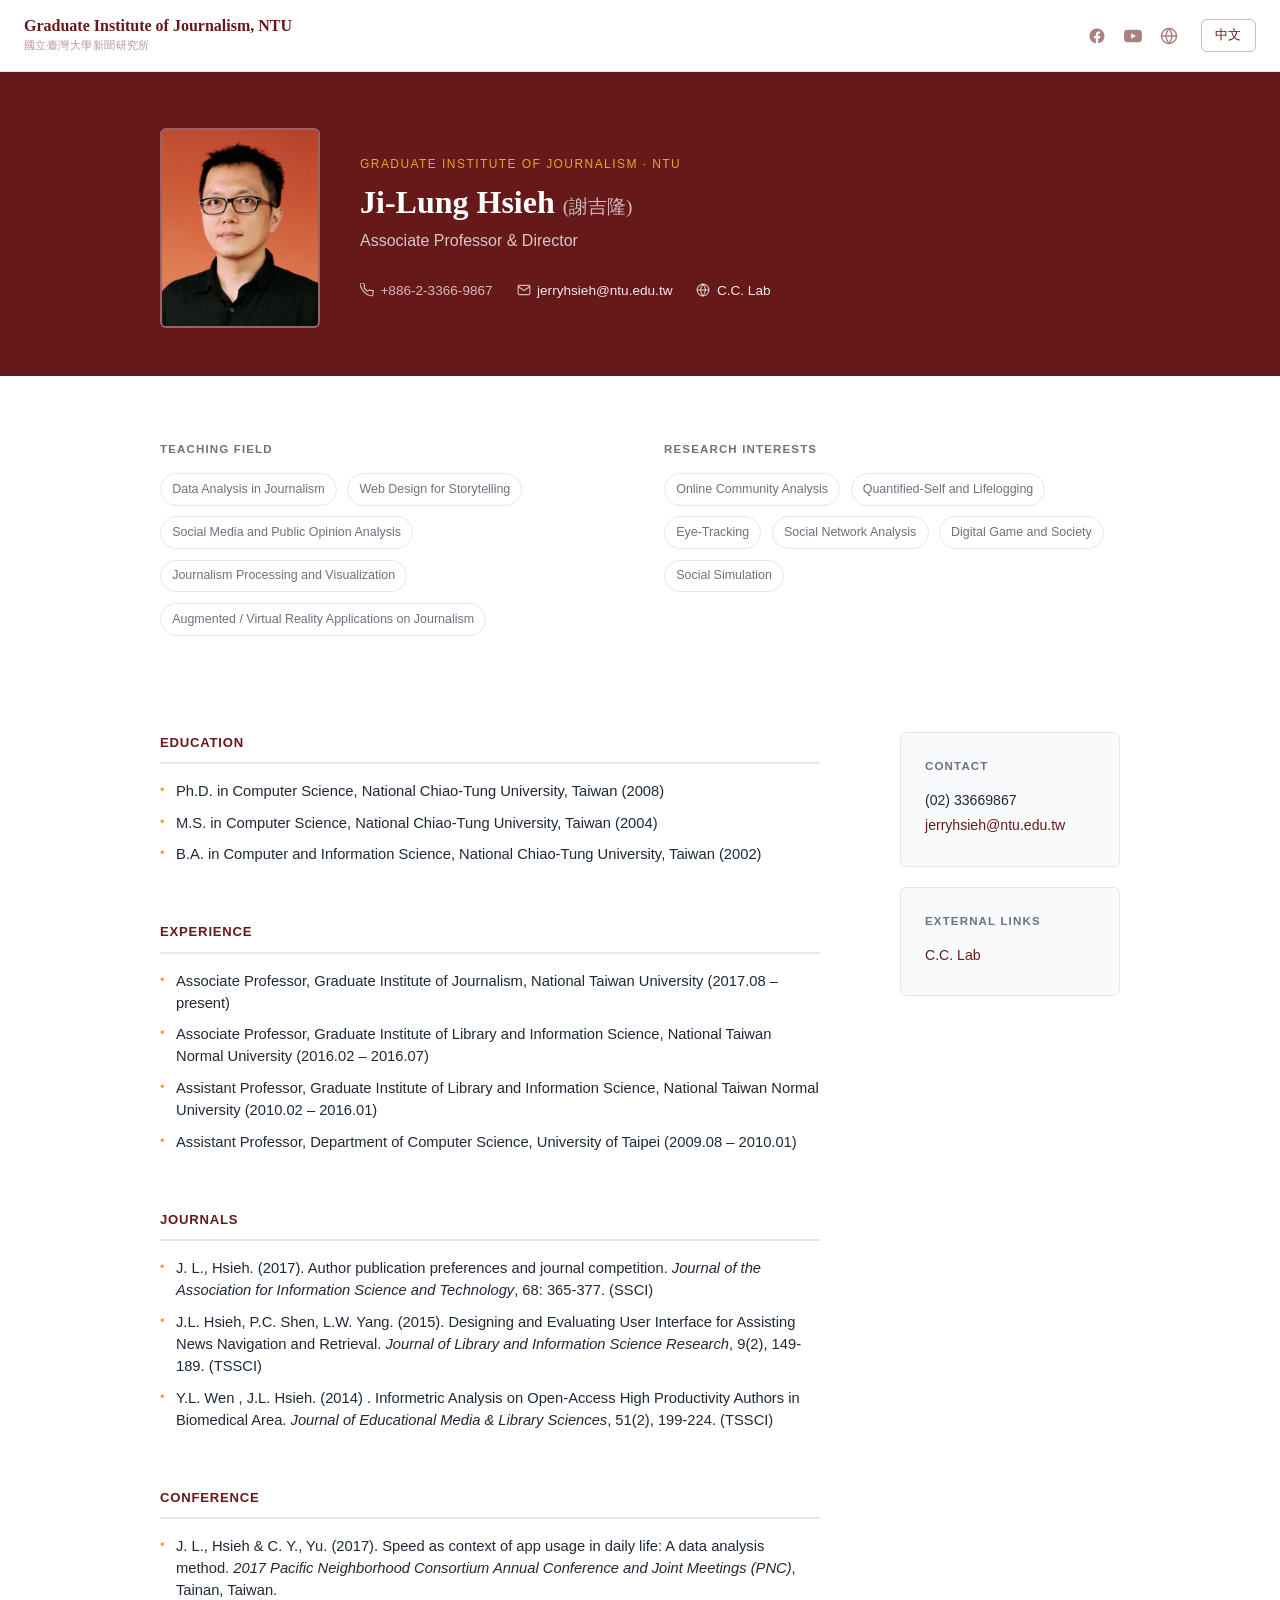
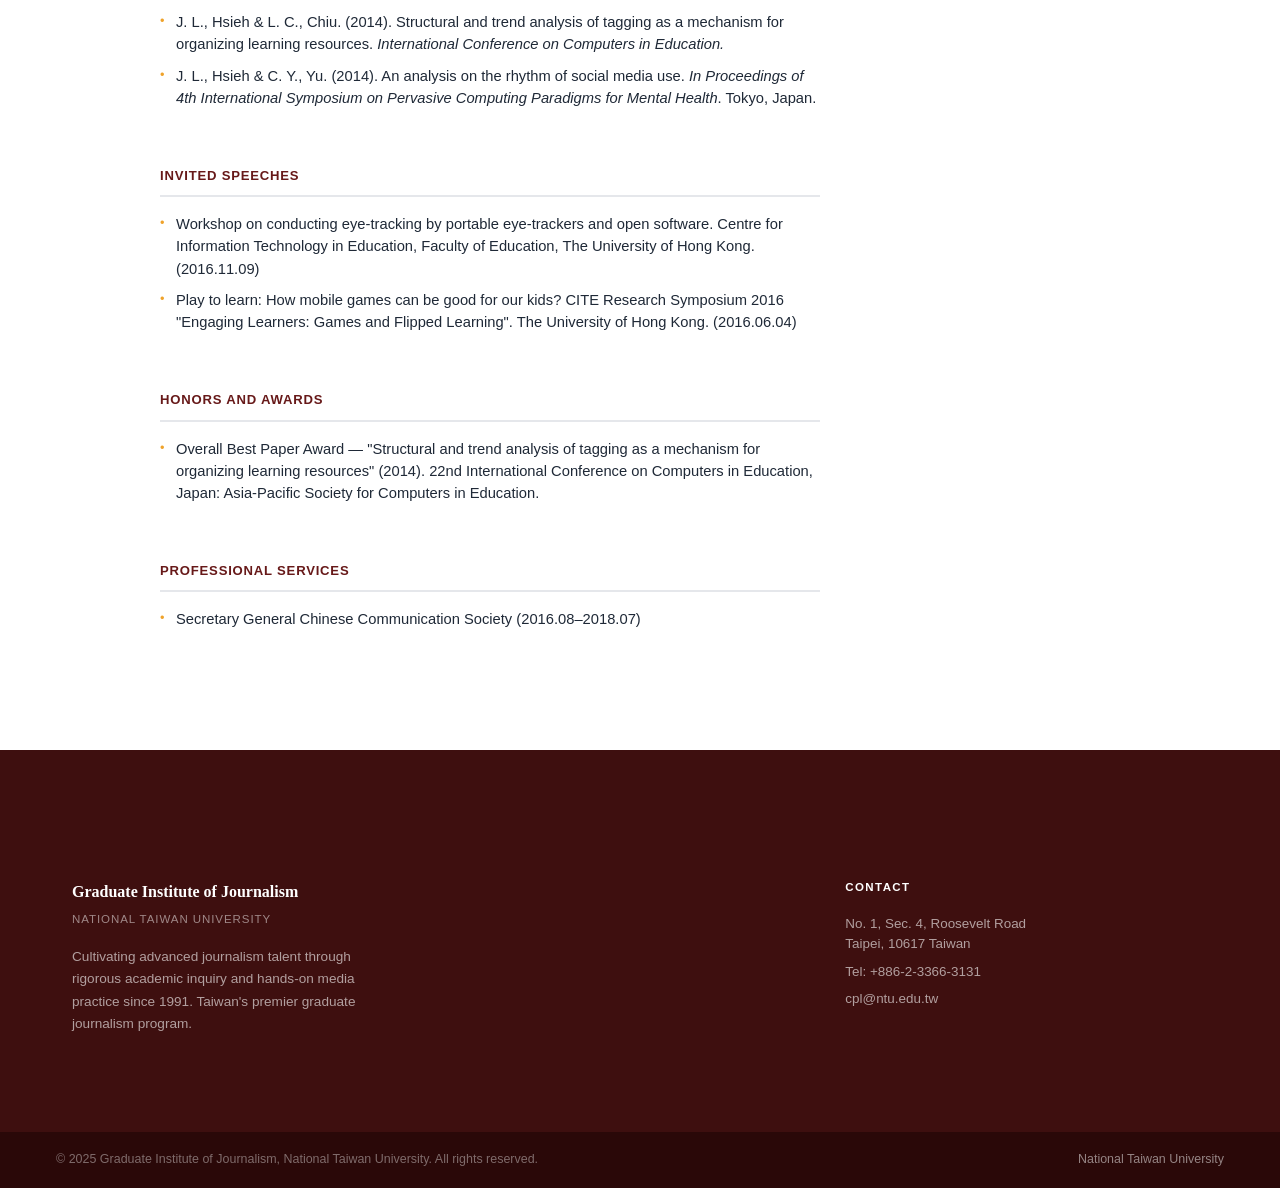
<file: faculty/ji-lung-hsieh.html>
<!DOCTYPE html>
<html lang="en">
<head>
  <meta charset="UTF-8">
  <meta name="viewport" content="width=device-width, initial-scale=1.0">
  <title>Ji-Lung Hsieh — Graduate Institute of Journalism, NTU</title>
  <link rel="icon" href="../image/ntu.gif">
  <link rel="stylesheet" href="../css/style.css">
</head>
<body>

  <!-- SITE HEADER -->
  <header class="site-header" role="banner">
    <a href="../index.html" class="site-header-brand">
      <span class="site-header-title">Graduate Institute of Journalism, NTU</span>
      <span class="site-header-sub">國立臺灣大學新聞研究所</span>
    </a>
    <div class="site-header-icons">
      <a href="https://www.facebook.com/ntujour/?locale=zh_TW" target="_blank" rel="noopener" class="site-header-icon" aria-label="Facebook">
        <svg width="18" height="18" viewBox="0 0 24 24" fill="currentColor" aria-hidden="true"><path d="M22 12c0-5.523-4.477-10-10-10S2 6.477 2 12c0 4.991 3.657 9.128 8.438 9.878v-6.987h-2.54V12h2.54V9.797c0-2.506 1.492-3.89 3.777-3.89 1.094 0 2.238.195 2.238.195v2.46h-1.26c-1.243 0-1.63.771-1.63 1.562V12h2.773l-.443 2.89h-2.33v6.988C18.343 21.128 22 16.991 22 12z"/></svg>
      </a>
      <a href="https://www.youtube.com/@KnowNewsNTUJournalism/videos" target="_blank" rel="noopener" class="site-header-icon" aria-label="YouTube">
        <svg width="18" height="18" viewBox="0 0 24 24" fill="currentColor" aria-hidden="true"><path d="M23.498 6.186a3.016 3.016 0 0 0-2.122-2.136C19.505 3.545 12 3.545 12 3.545s-7.505 0-9.377.505A3.017 3.017 0 0 0 .502 6.186C0 8.07 0 12 0 12s0 3.93.502 5.814a3.016 3.016 0 0 0 2.122 2.136c1.871.505 9.376.505 9.376.505s7.505 0 9.377-.505a3.015 3.015 0 0 0 2.122-2.136C24 15.93 24 12 24 12s0-3.93-.502-5.814zM9.545 15.568V8.432L15.818 12l-6.273 3.568z"/></svg>
      </a>
      <a href="https://www.ntu.edu.tw/english/" target="_blank" rel="noopener" class="site-header-icon" aria-label="NTU Homepage">
        <svg width="18" height="18" viewBox="0 0 24 24" fill="none" stroke="currentColor" stroke-width="2" stroke-linecap="round" stroke-linejoin="round" aria-hidden="true"><circle cx="12" cy="12" r="10"/><line x1="2" y1="12" x2="22" y2="12"/><path d="M12 2a15.3 15.3 0 0 1 4 10 15.3 15.3 0 0 1-4 10 15.3 15.3 0 0 1-4-10 15.3 15.3 0 0 1 4-10z"/></svg>
      </a>
    </div>
    <a href="https://ntujour.github.io/" target="_blank" rel="noopener" class="site-header-lang">中文</a>
  </header>

  <!-- PROFILE HEADER -->
  <div class="profile-header">
    <div class="profile-header-inner" id="profile-header-inner"></div>
  </div>

  <!-- PROFILE META: Teaching Field + Research Interests -->
  <div class="profile-meta" id="profile-meta"></div>

  <!-- PROFILE BODY -->
  <div class="profile-body">
    <div class="profile-body-inner">
      <div class="profile-main" id="profile-main"></div>
      <div class="profile-sidebar" id="profile-sidebar"></div>
    </div>
  </div>

  <!-- FOOTER -->
  <footer>
    <div class="footer-inner">
      <div class="footer-cols">
        <div>
          <div class="footer-brand-name">Graduate Institute of Journalism</div>
          <div class="footer-brand-univ">National Taiwan University</div>
          <p class="footer-brand-desc">Cultivating advanced journalism talent through rigorous academic inquiry and hands-on media practice since 1991. Taiwan's premier graduate journalism program.</p>
        </div>
        <div class="footer-col">
          <h4>Contact</h4>
          <p>No. 1, Sec. 4, Roosevelt Road<br>Taipei, 10617 Taiwan</p>
          <p style="margin-top:0.5rem;">Tel: +886-2-3366-3131</p>
          <a href="mailto:cpl@ntu.edu.tw">cpl@ntu.edu.tw</a>
        </div>
      </div>
    </div>
    <div class="footer-bottom">
      <div class="footer-bottom-inner">
        <span>© 2025 Graduate Institute of Journalism, National Taiwan University. All rights reserved.</span>
        <a href="https://www.ntu.edu.tw/" target="_blank" rel="noopener">National Taiwan University</a>
      </div>
    </div>
  </footer>

  <script>const SLUG = 'ji-lung-hsieh';</script>
  <script src="../js/faculty-profile.js"></script>
</body>
</html>
</file>
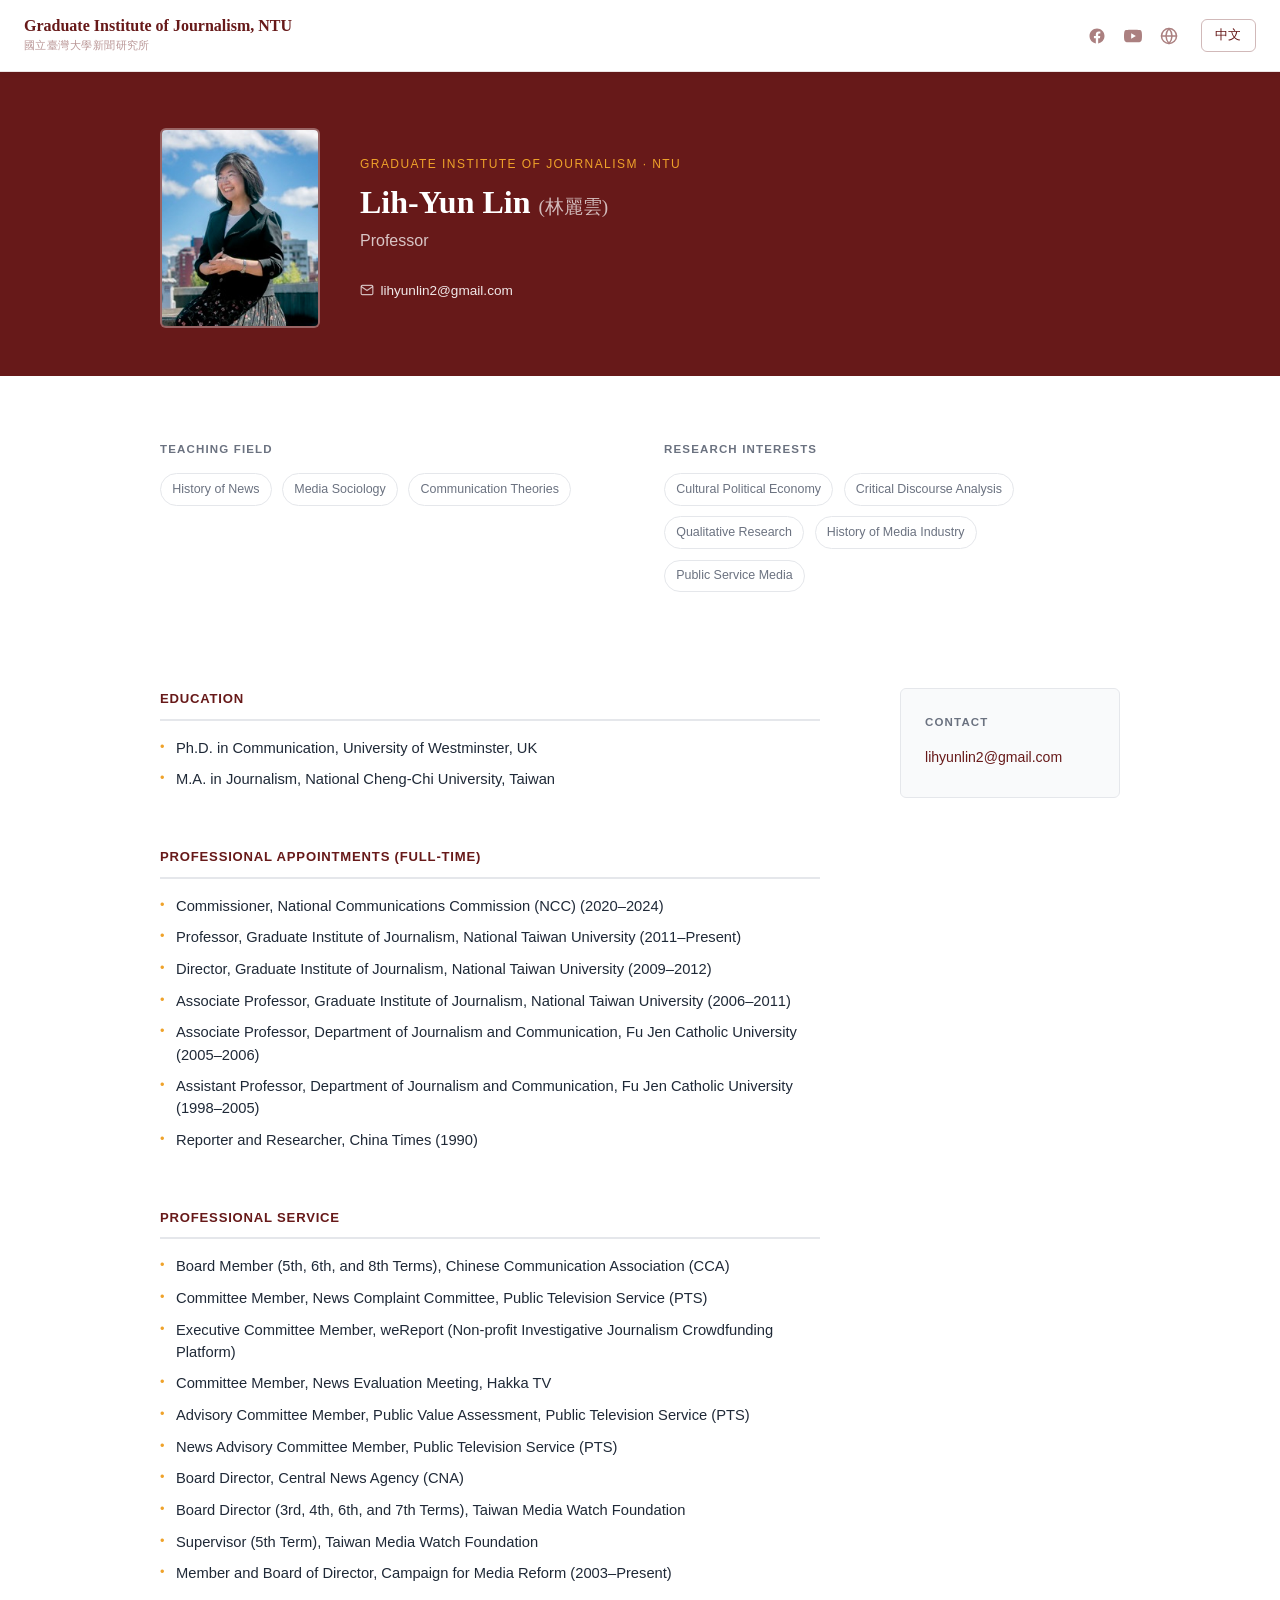
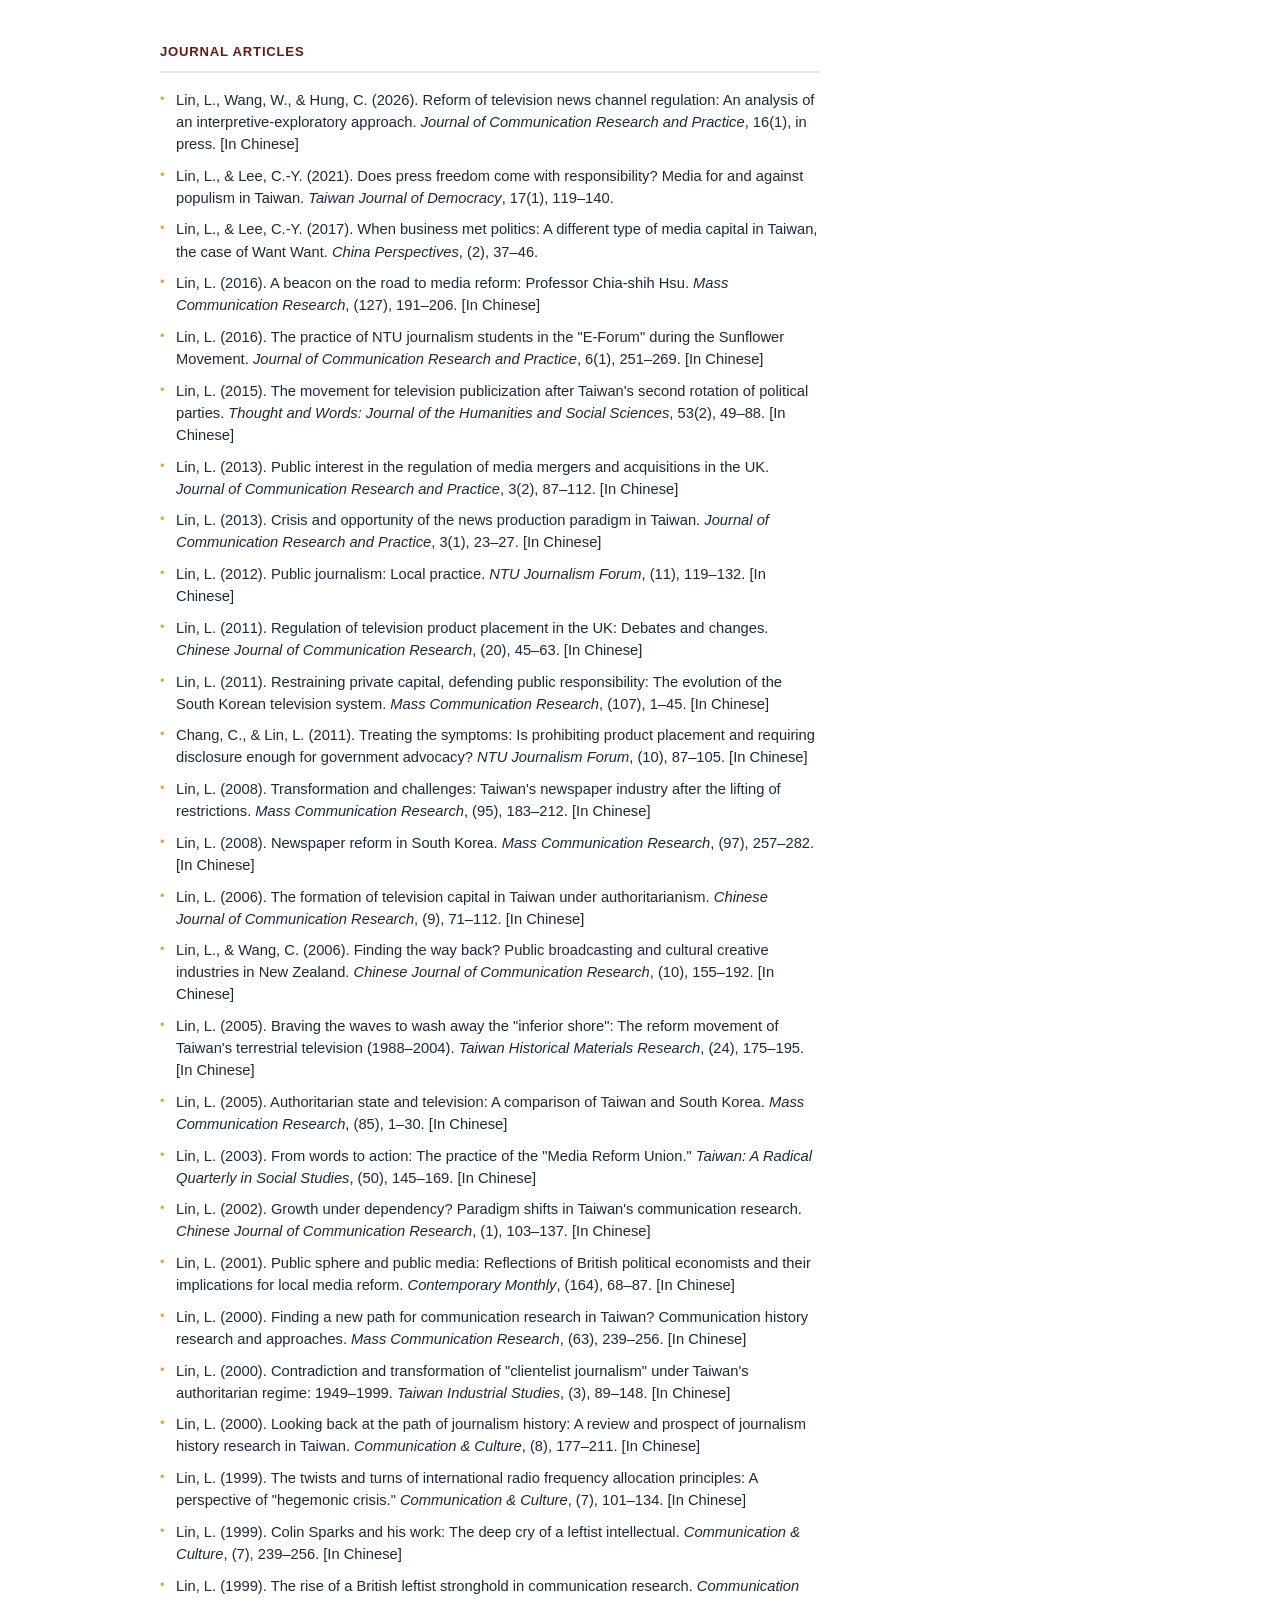
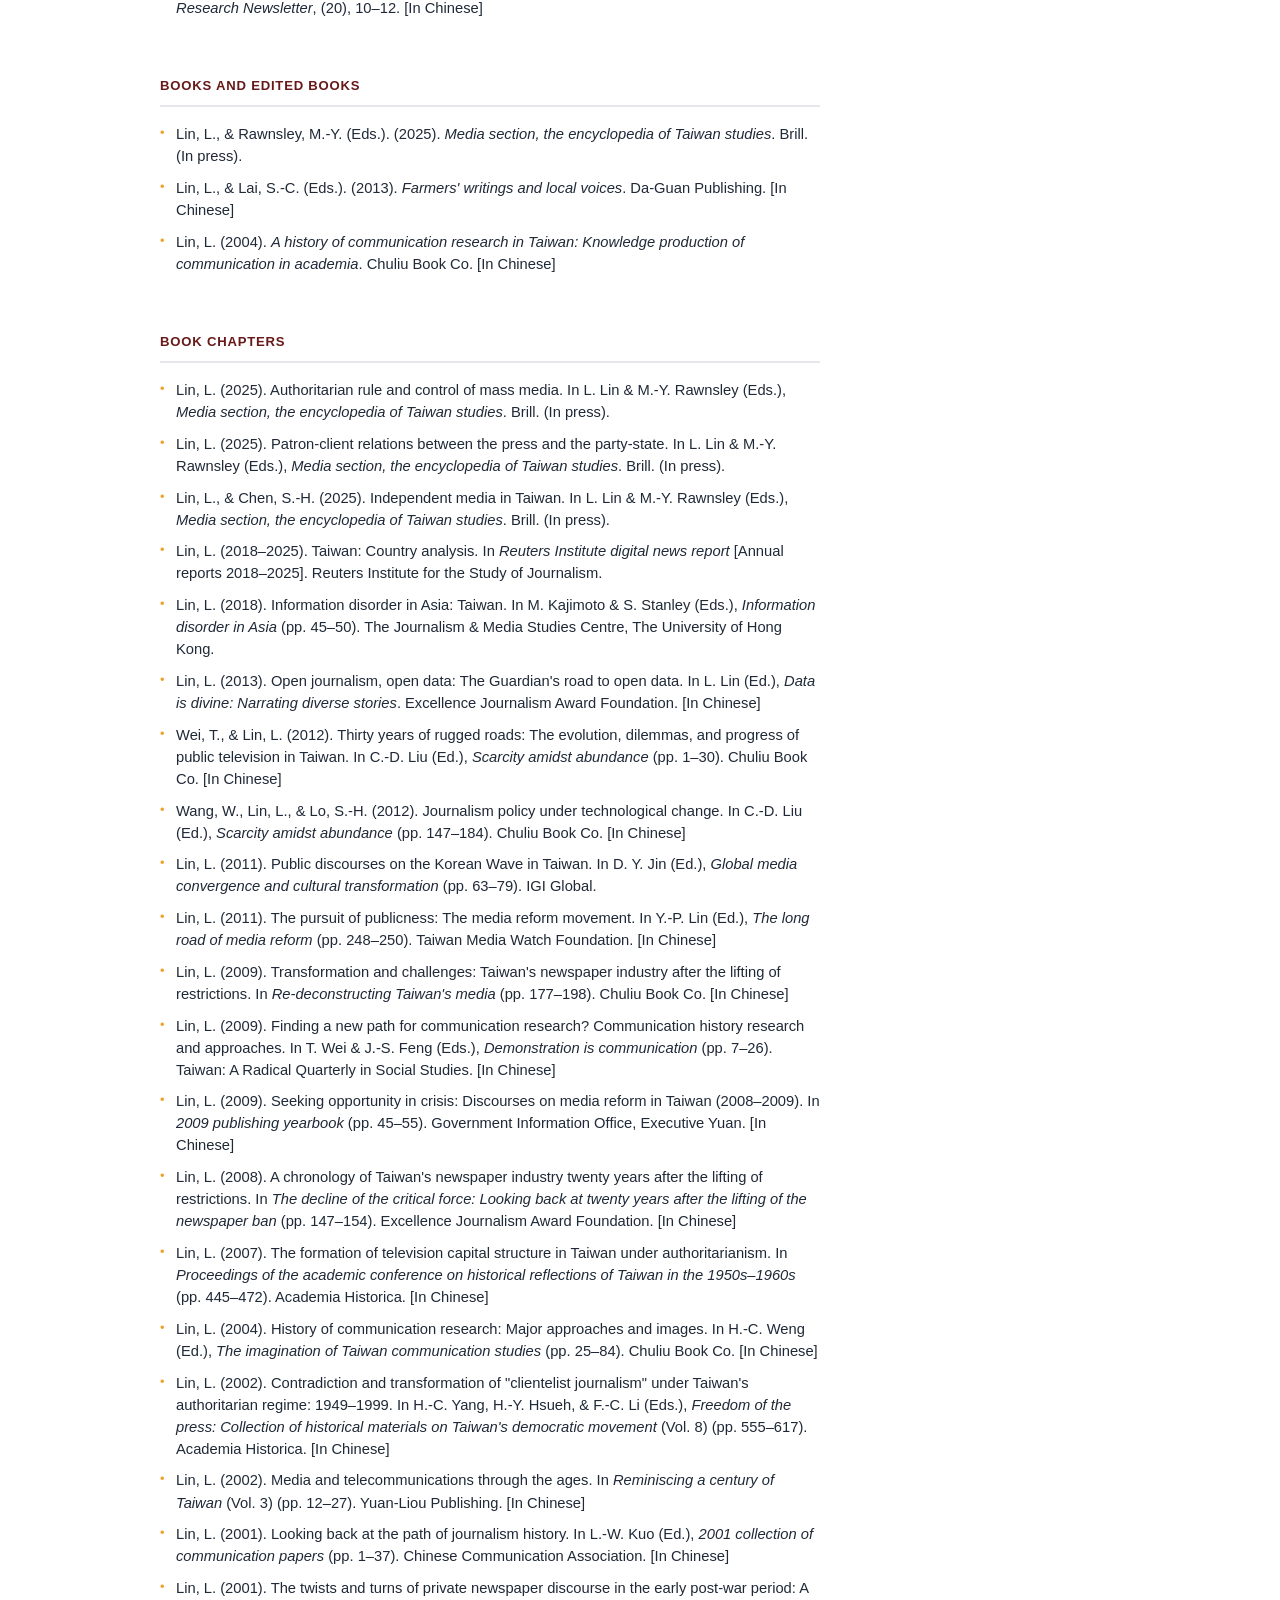
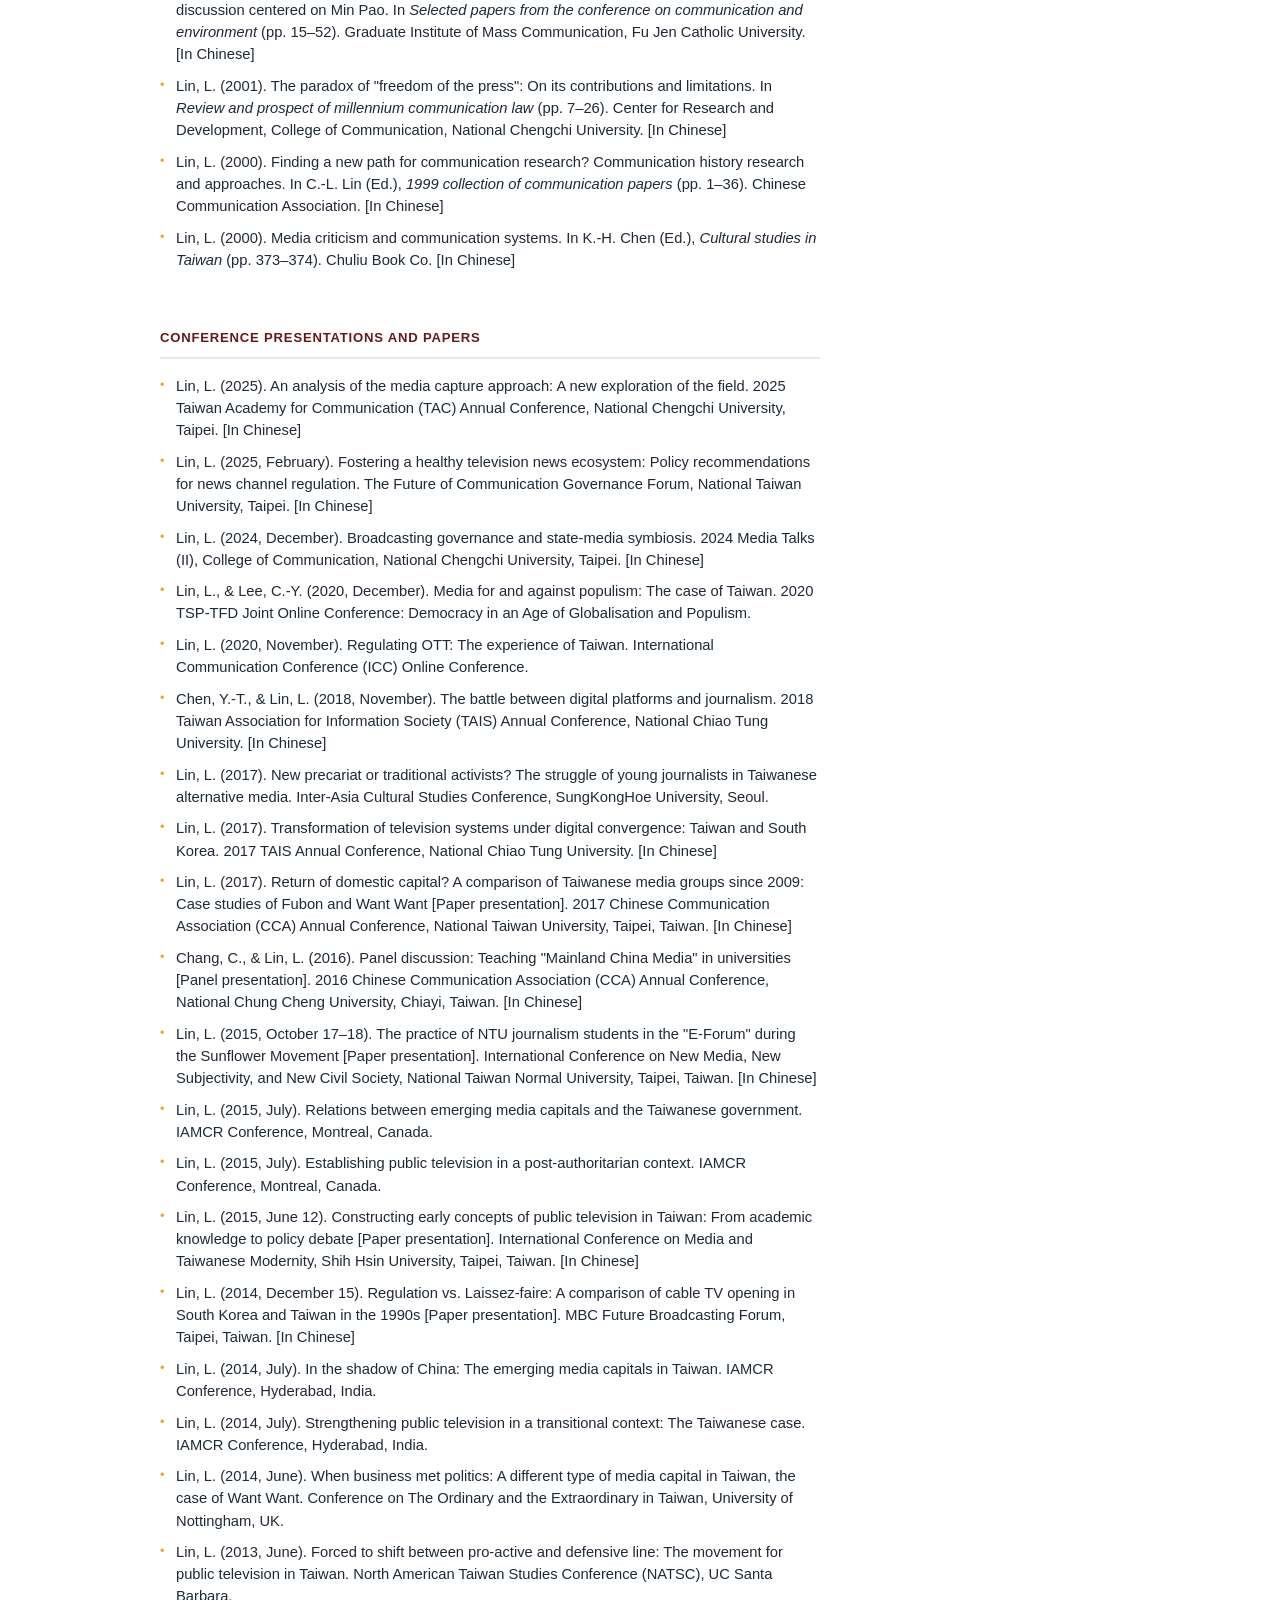
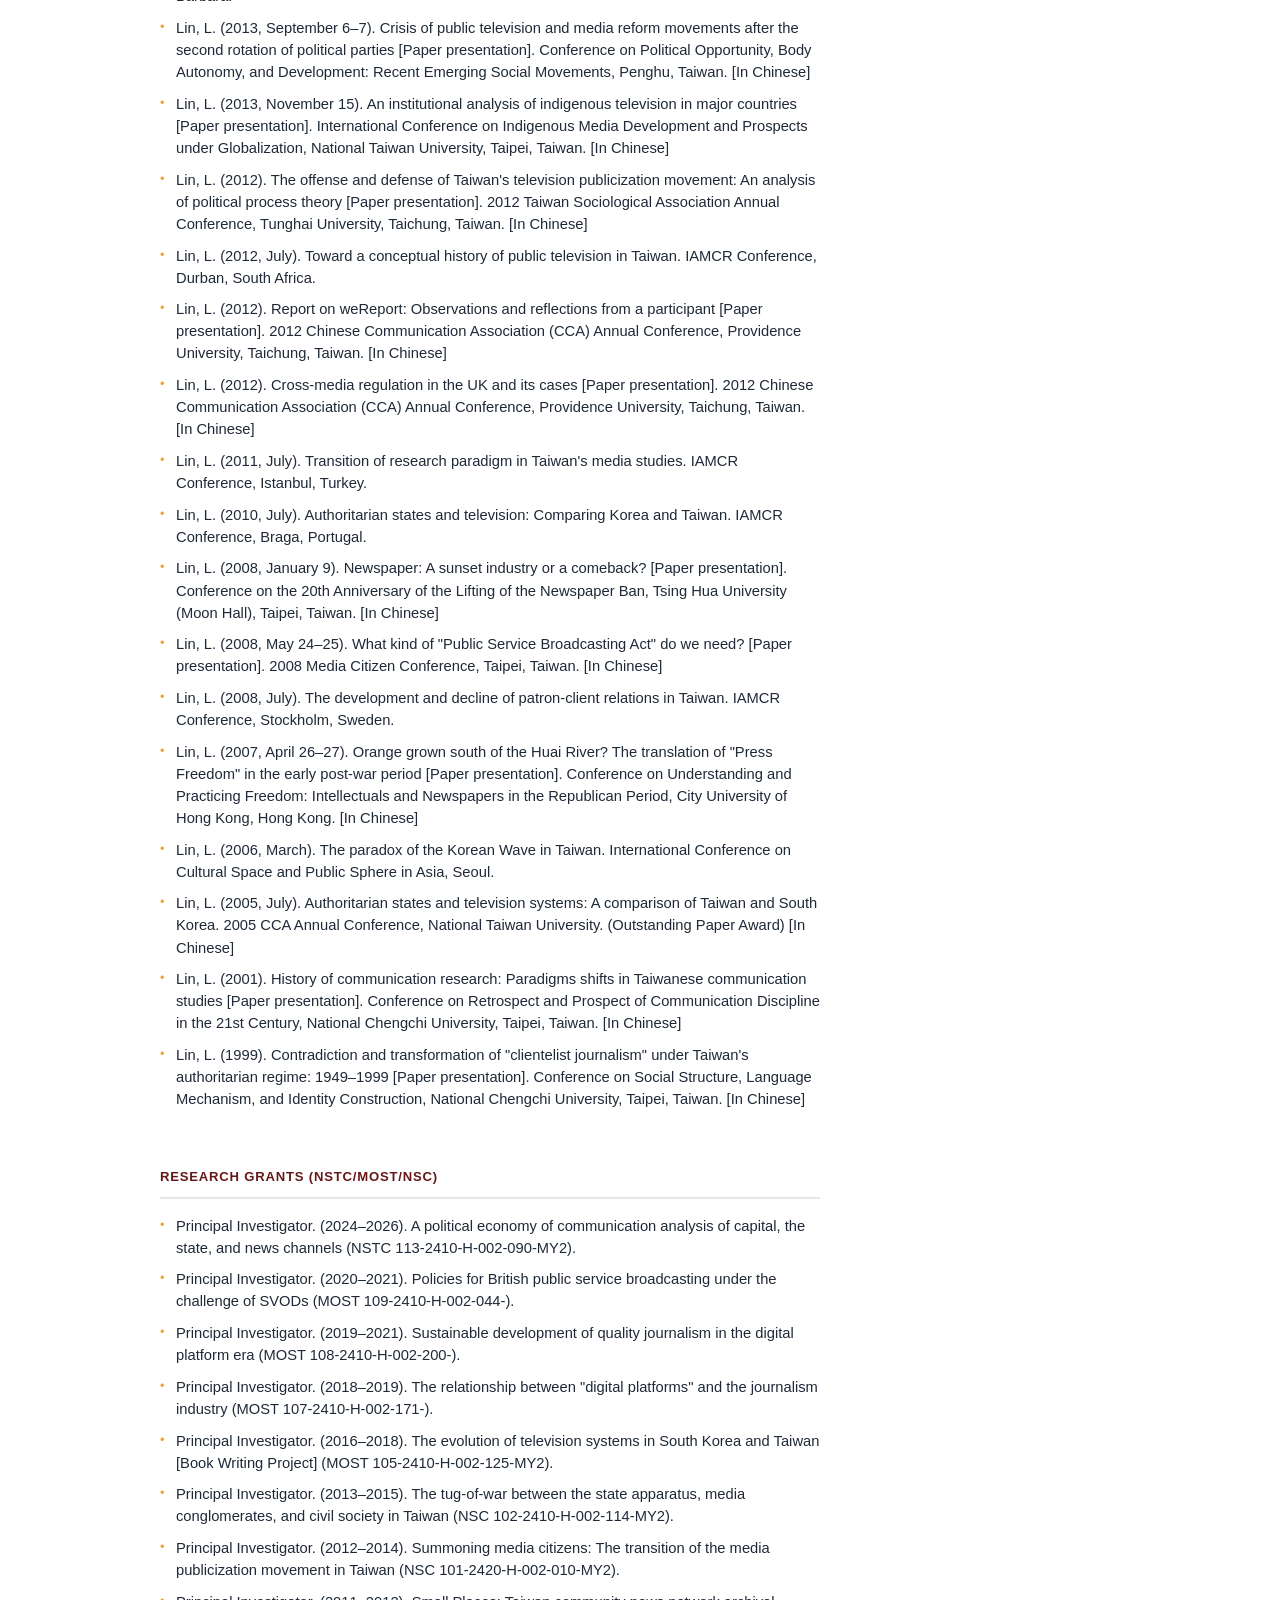
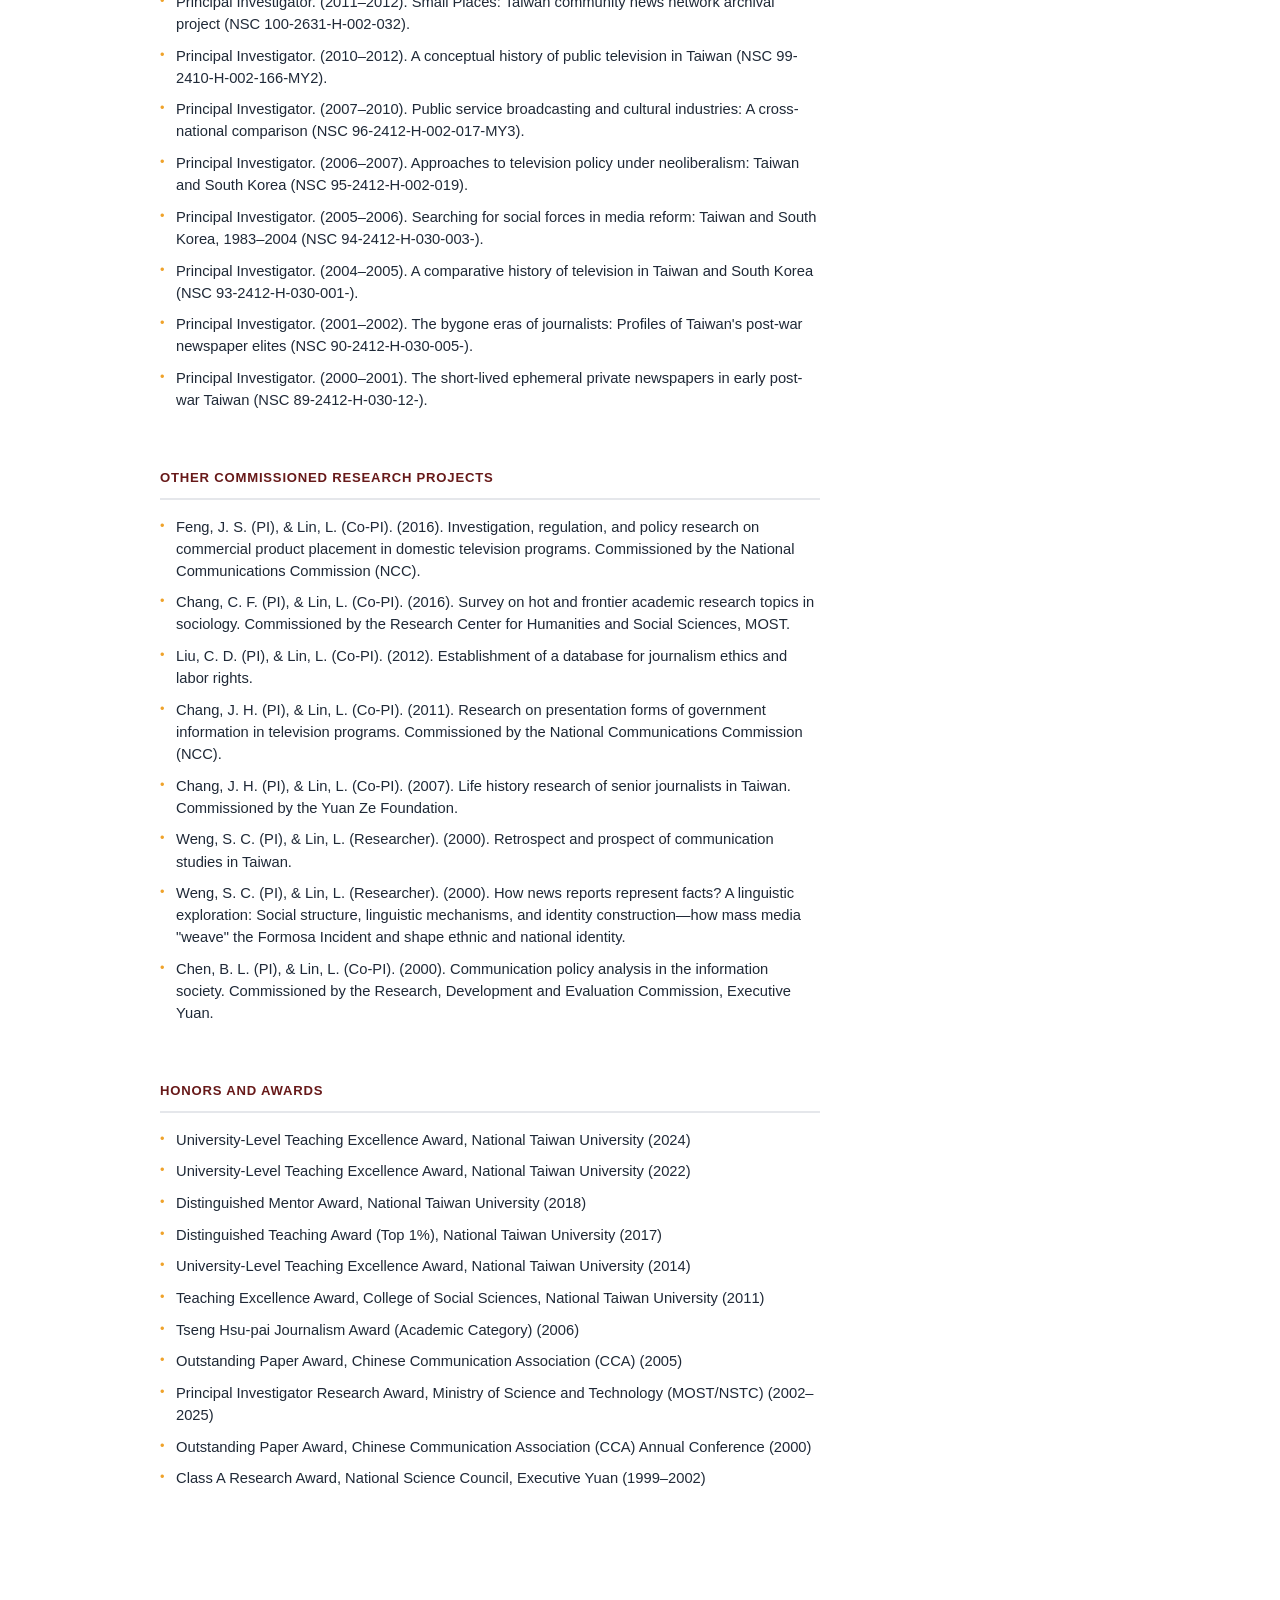
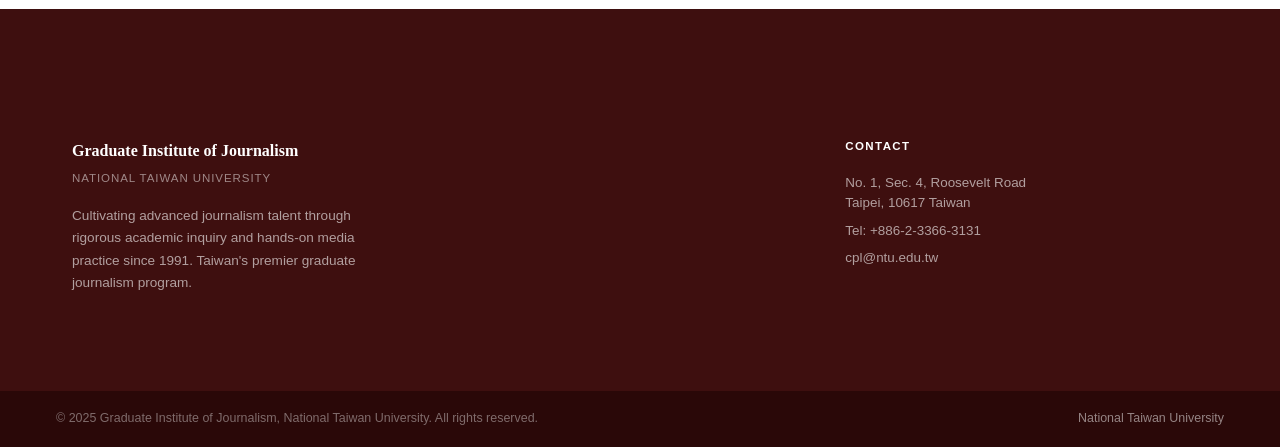
<file: faculty/lih-yun-lin.html>
<!DOCTYPE html>
<html lang="en">
<head>
  <meta charset="UTF-8">
  <meta name="viewport" content="width=device-width, initial-scale=1.0">
  <title>Lih-Yun Lin — Graduate Institute of Journalism, NTU</title>
  <link rel="icon" href="../image/ntu.gif">
  <link rel="stylesheet" href="../css/style.css">
</head>
<body>

  <!-- SITE HEADER -->
  <header class="site-header" role="banner">
    <a href="../index.html" class="site-header-brand">
      <span class="site-header-title">Graduate Institute of Journalism, NTU</span>
      <span class="site-header-sub">國立臺灣大學新聞研究所</span>
    </a>
    <div class="site-header-icons">
      <a href="https://www.facebook.com/ntujour/?locale=zh_TW" target="_blank" rel="noopener" class="site-header-icon" aria-label="Facebook">
        <svg width="18" height="18" viewBox="0 0 24 24" fill="currentColor" aria-hidden="true"><path d="M22 12c0-5.523-4.477-10-10-10S2 6.477 2 12c0 4.991 3.657 9.128 8.438 9.878v-6.987h-2.54V12h2.54V9.797c0-2.506 1.492-3.89 3.777-3.89 1.094 0 2.238.195 2.238.195v2.46h-1.26c-1.243 0-1.63.771-1.63 1.562V12h2.773l-.443 2.89h-2.33v6.988C18.343 21.128 22 16.991 22 12z"/></svg>
      </a>
      <a href="https://www.youtube.com/@KnowNewsNTUJournalism/videos" target="_blank" rel="noopener" class="site-header-icon" aria-label="YouTube">
        <svg width="18" height="18" viewBox="0 0 24 24" fill="currentColor" aria-hidden="true"><path d="M23.498 6.186a3.016 3.016 0 0 0-2.122-2.136C19.505 3.545 12 3.545 12 3.545s-7.505 0-9.377.505A3.017 3.017 0 0 0 .502 6.186C0 8.07 0 12 0 12s0 3.93.502 5.814a3.016 3.016 0 0 0 2.122 2.136c1.871.505 9.376.505 9.376.505s7.505 0 9.377-.505a3.015 3.015 0 0 0 2.122-2.136C24 15.93 24 12 24 12s0-3.93-.502-5.814zM9.545 15.568V8.432L15.818 12l-6.273 3.568z"/></svg>
      </a>
      <a href="https://www.ntu.edu.tw/english/" target="_blank" rel="noopener" class="site-header-icon" aria-label="NTU Homepage">
        <svg width="18" height="18" viewBox="0 0 24 24" fill="none" stroke="currentColor" stroke-width="2" stroke-linecap="round" stroke-linejoin="round" aria-hidden="true"><circle cx="12" cy="12" r="10"/><line x1="2" y1="12" x2="22" y2="12"/><path d="M12 2a15.3 15.3 0 0 1 4 10 15.3 15.3 0 0 1-4 10 15.3 15.3 0 0 1-4-10 15.3 15.3 0 0 1 4-10z"/></svg>
      </a>
    </div>
    <a href="https://ntujour.github.io/" target="_blank" rel="noopener" class="site-header-lang">中文</a>
  </header>

  <!-- PROFILE HEADER -->
  <div class="profile-header">
    <div class="profile-header-inner" id="profile-header-inner"></div>
  </div>

  <!-- PROFILE META: Teaching Field + Research Interests -->
  <div class="profile-meta" id="profile-meta"></div>

  <!-- PROFILE BODY -->
  <div class="profile-body">
    <div class="profile-body-inner">
      <div class="profile-main" id="profile-main"></div>
      <div class="profile-sidebar" id="profile-sidebar"></div>
    </div>
  </div>

  <!-- FOOTER -->
  <footer>
    <div class="footer-inner">
      <div class="footer-cols">
        <div>
          <div class="footer-brand-name">Graduate Institute of Journalism</div>
          <div class="footer-brand-univ">National Taiwan University</div>
          <p class="footer-brand-desc">Cultivating advanced journalism talent through rigorous academic inquiry and hands-on media practice since 1991. Taiwan's premier graduate journalism program.</p>
        </div>
        <div class="footer-col">
          <h4>Contact</h4>
          <p>No. 1, Sec. 4, Roosevelt Road<br>Taipei, 10617 Taiwan</p>
          <p style="margin-top:0.5rem;">Tel: +886-2-3366-3131</p>
          <a href="mailto:cpl@ntu.edu.tw">cpl@ntu.edu.tw</a>
        </div>
      </div>
    </div>
    <div class="footer-bottom">
      <div class="footer-bottom-inner">
        <span>© 2025 Graduate Institute of Journalism, National Taiwan University. All rights reserved.</span>
        <a href="https://www.ntu.edu.tw/" target="_blank" rel="noopener">National Taiwan University</a>
      </div>
    </div>
  </footer>

  <script>const SLUG = 'lih-yun-lin';</script>
  <script src="../js/faculty-profile.js"></script>
</body>
</html>
</file>
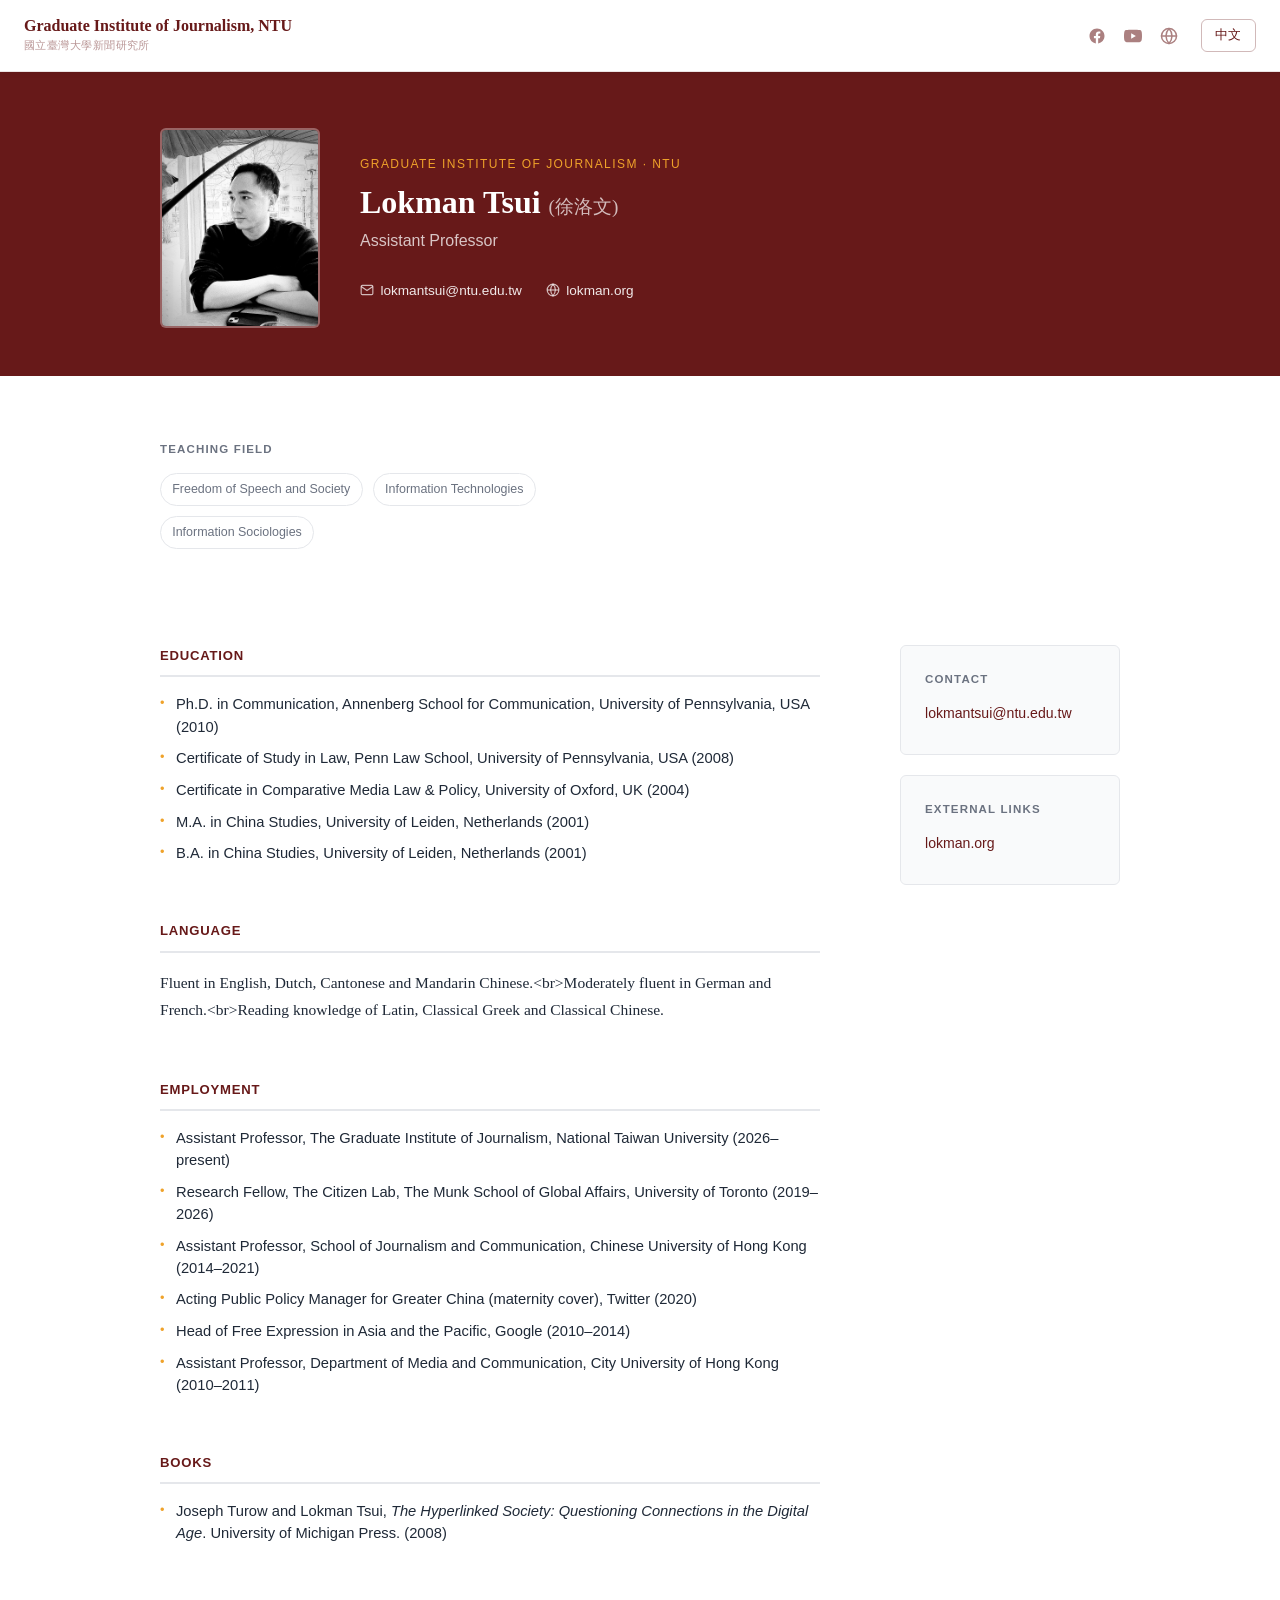
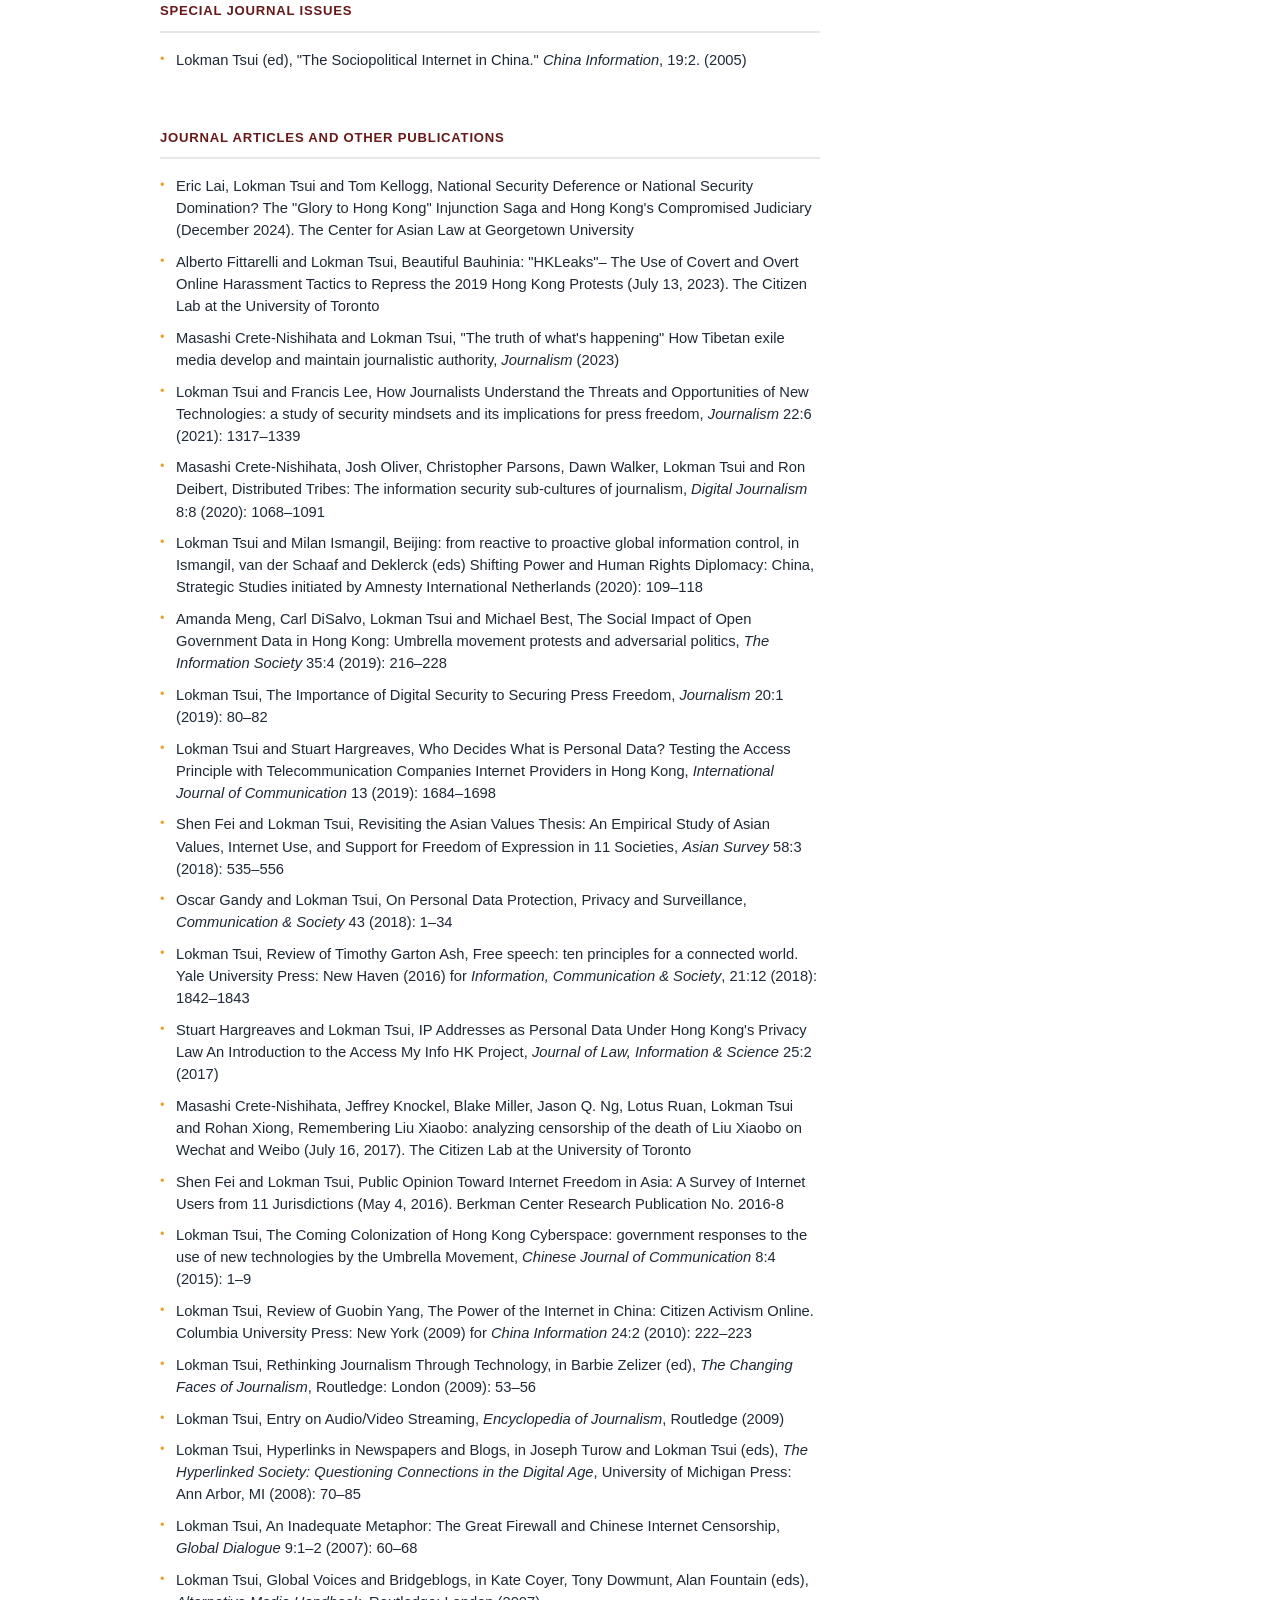
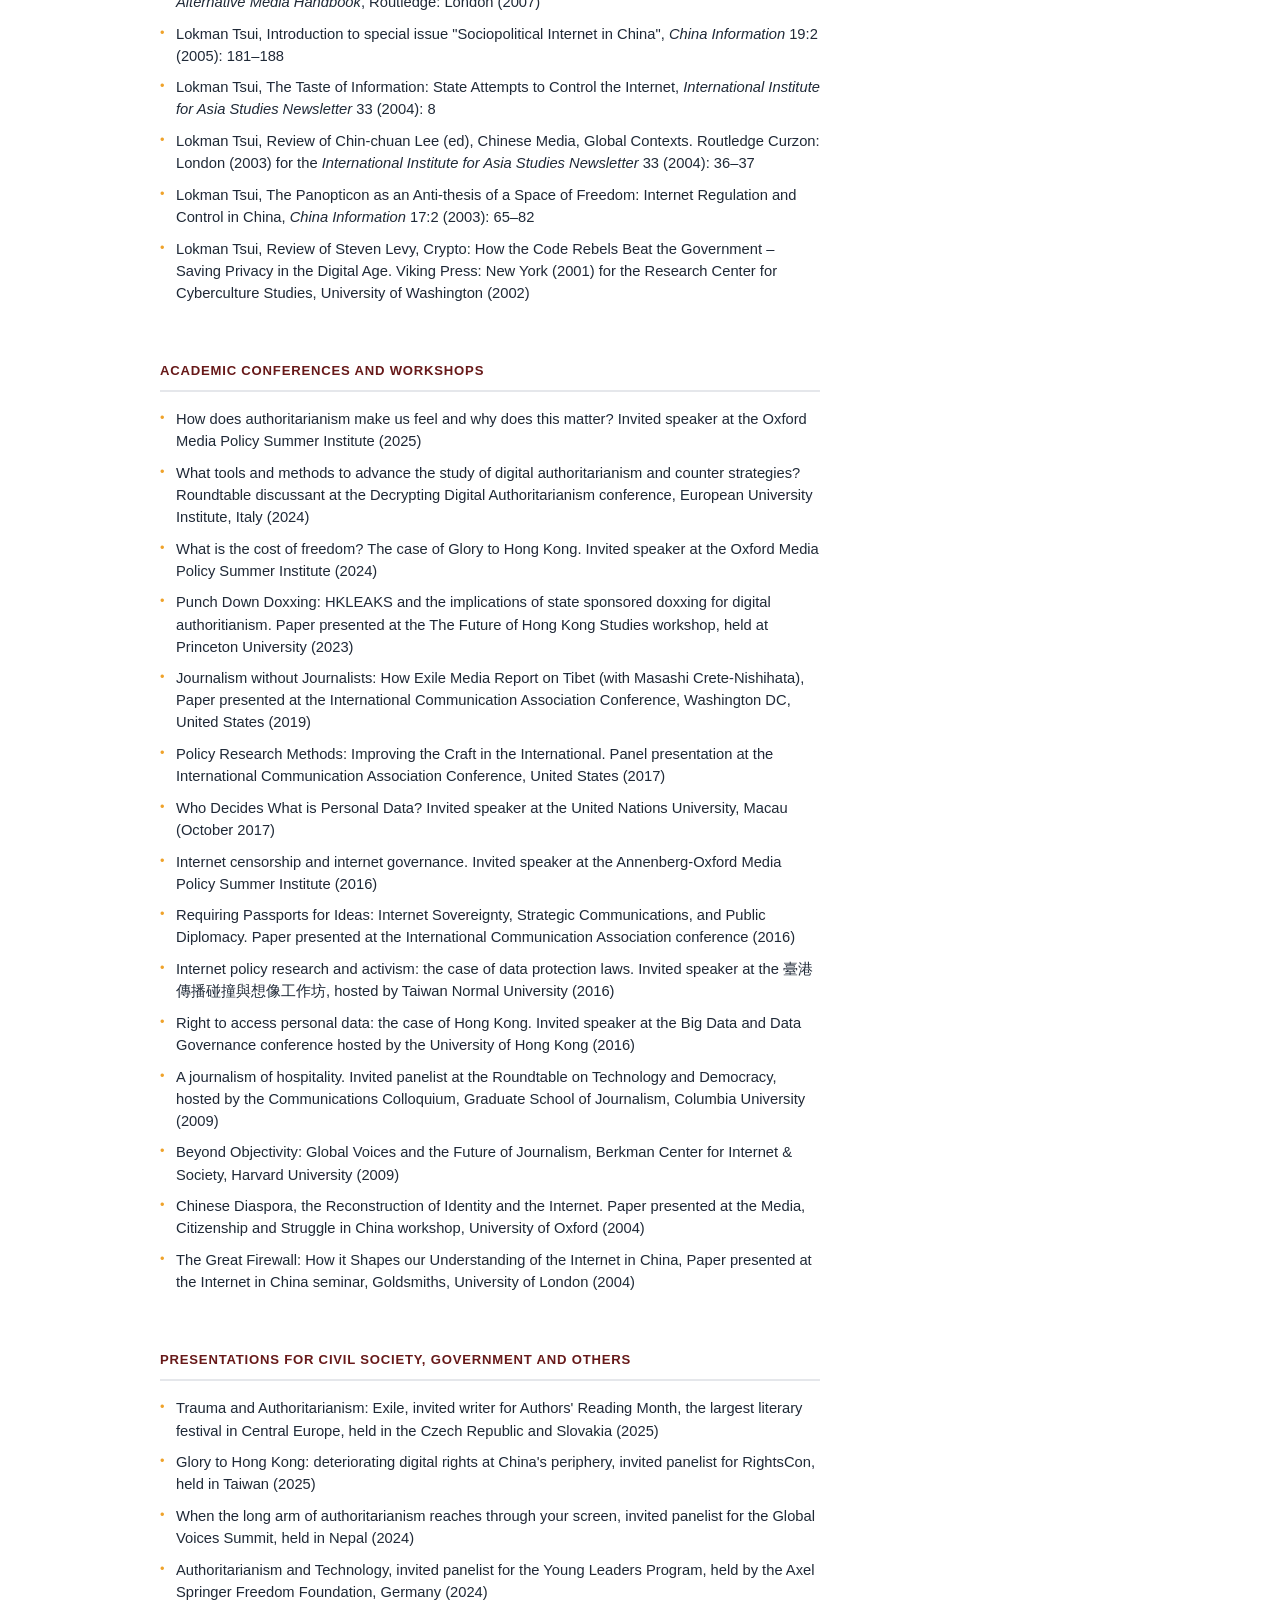
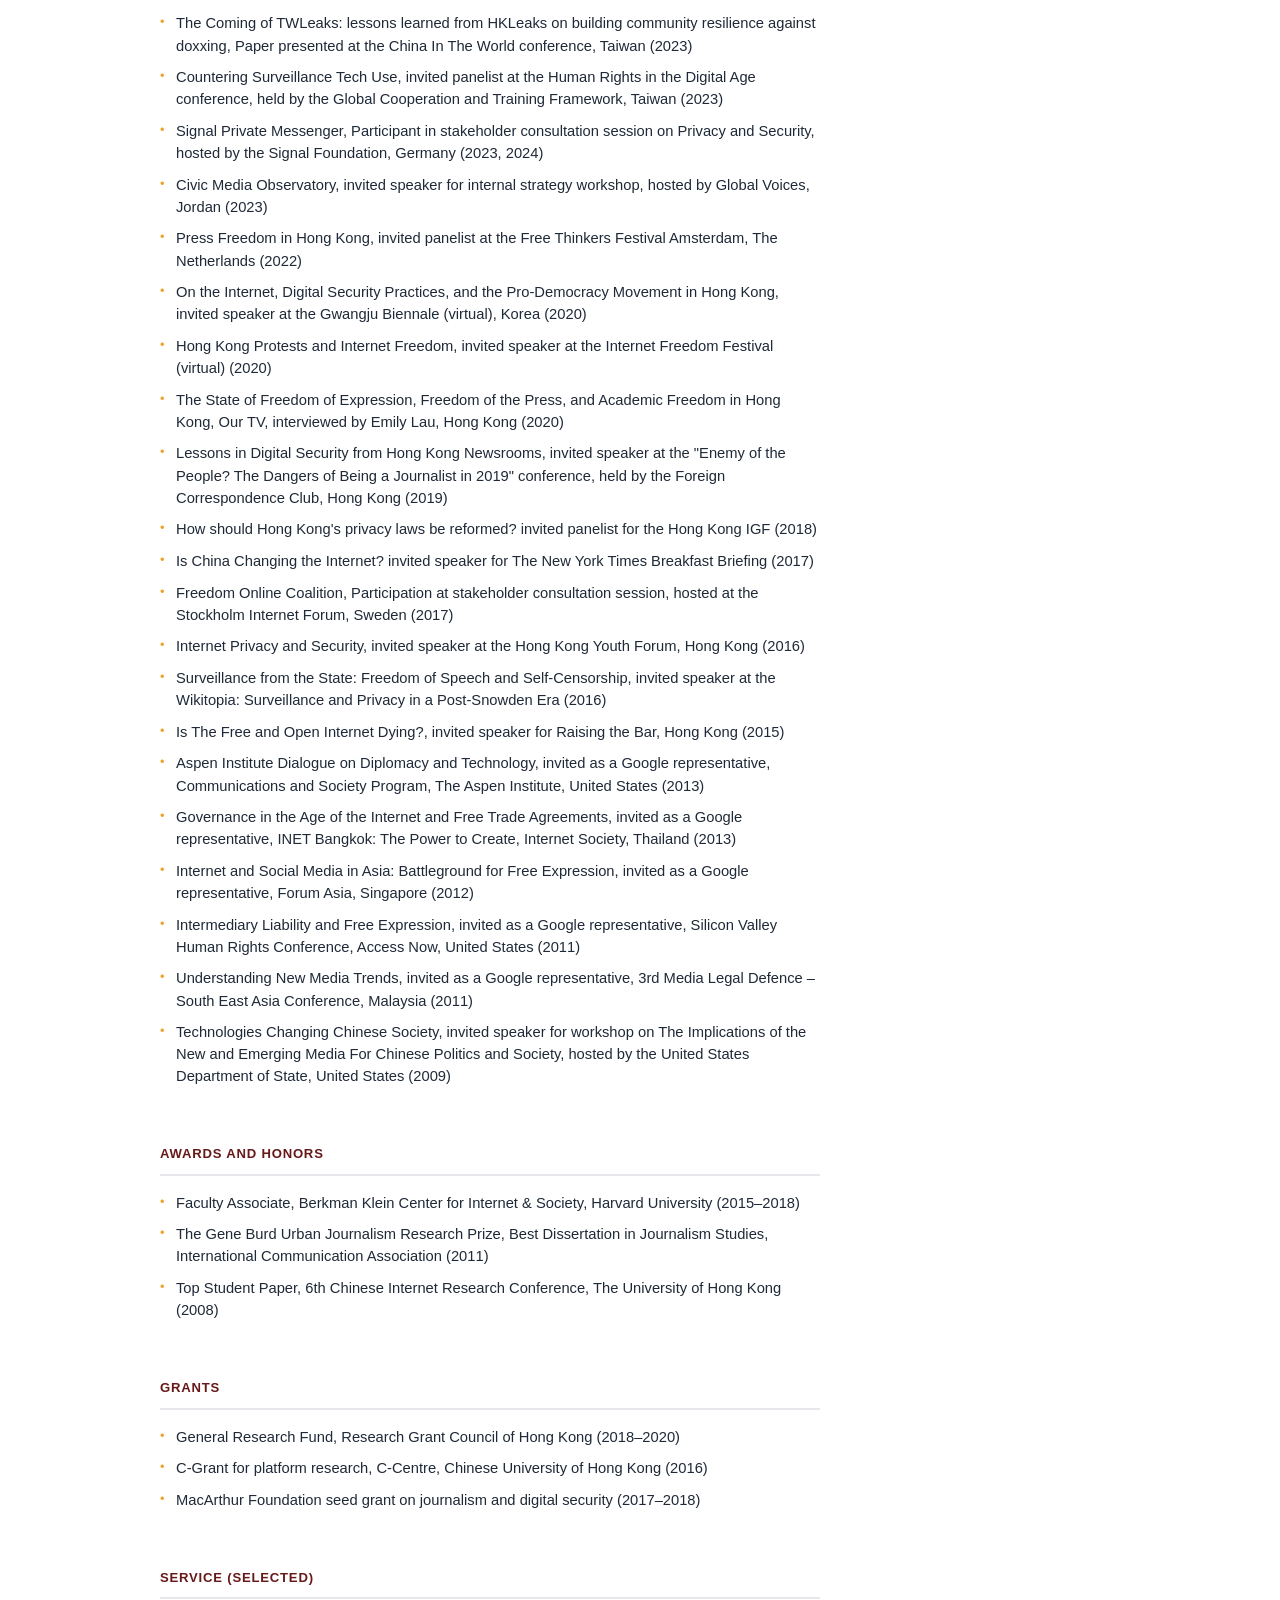
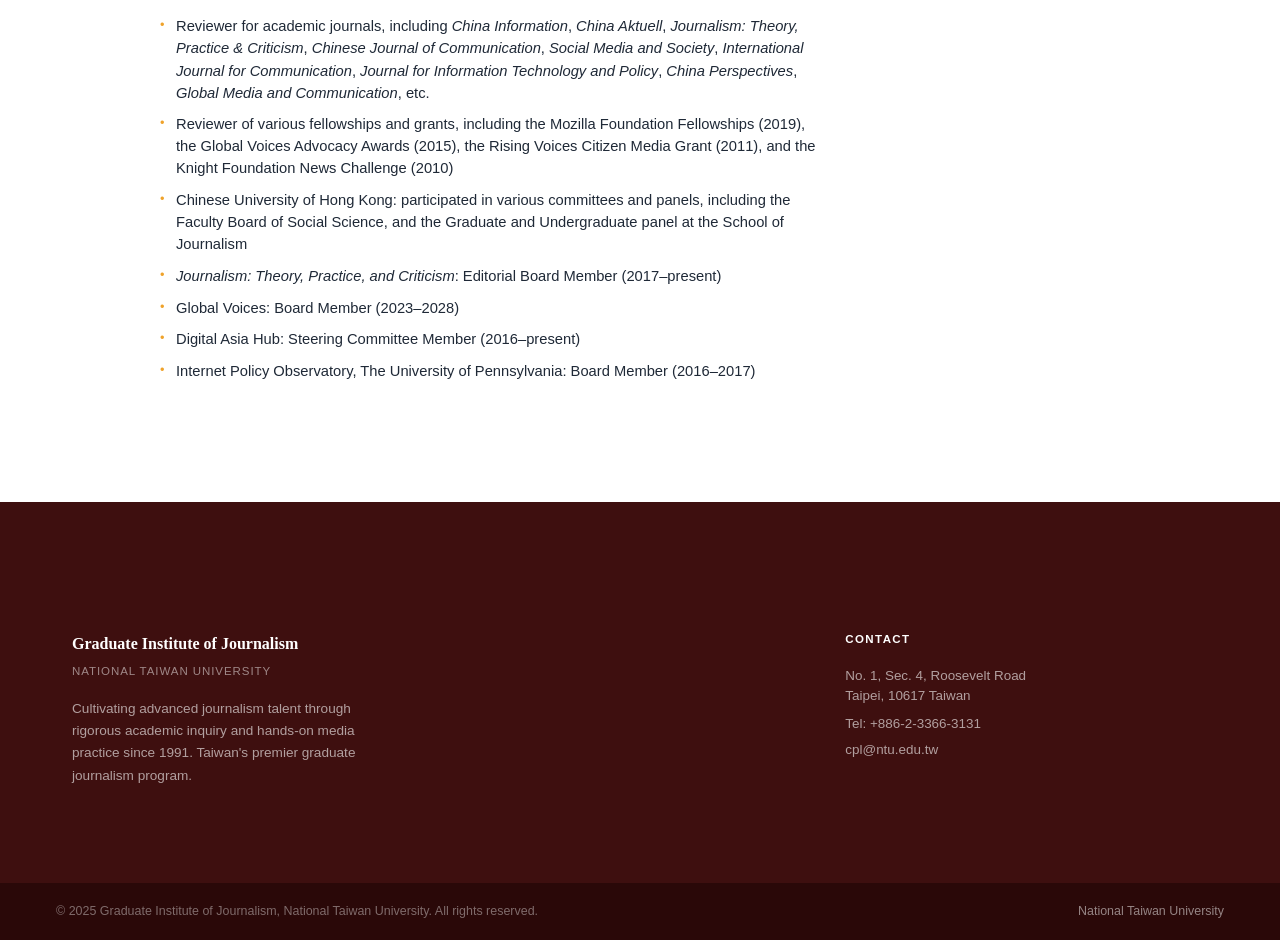
<file: faculty/lokman-tsui.html>
<!DOCTYPE html>
<html lang="en">
<head>
  <meta charset="UTF-8">
  <meta name="viewport" content="width=device-width, initial-scale=1.0">
  <title>Lokman Tsui — Graduate Institute of Journalism, NTU</title>
  <link rel="icon" href="../image/ntu.gif">
  <link rel="stylesheet" href="../css/style.css">
</head>
<body>

  <!-- SITE HEADER -->
  <header class="site-header" role="banner">
    <a href="../index.html" class="site-header-brand">
      <span class="site-header-title">Graduate Institute of Journalism, NTU</span>
      <span class="site-header-sub">國立臺灣大學新聞研究所</span>
    </a>
    <div class="site-header-icons">
      <a href="https://www.facebook.com/ntujour/?locale=zh_TW" target="_blank" rel="noopener" class="site-header-icon" aria-label="Facebook">
        <svg width="18" height="18" viewBox="0 0 24 24" fill="currentColor" aria-hidden="true"><path d="M22 12c0-5.523-4.477-10-10-10S2 6.477 2 12c0 4.991 3.657 9.128 8.438 9.878v-6.987h-2.54V12h2.54V9.797c0-2.506 1.492-3.89 3.777-3.89 1.094 0 2.238.195 2.238.195v2.46h-1.26c-1.243 0-1.63.771-1.63 1.562V12h2.773l-.443 2.89h-2.33v6.988C18.343 21.128 22 16.991 22 12z"/></svg>
      </a>
      <a href="https://www.youtube.com/@KnowNewsNTUJournalism/videos" target="_blank" rel="noopener" class="site-header-icon" aria-label="YouTube">
        <svg width="18" height="18" viewBox="0 0 24 24" fill="currentColor" aria-hidden="true"><path d="M23.498 6.186a3.016 3.016 0 0 0-2.122-2.136C19.505 3.545 12 3.545 12 3.545s-7.505 0-9.377.505A3.017 3.017 0 0 0 .502 6.186C0 8.07 0 12 0 12s0 3.93.502 5.814a3.016 3.016 0 0 0 2.122 2.136c1.871.505 9.376.505 9.376.505s7.505 0 9.377-.505a3.015 3.015 0 0 0 2.122-2.136C24 15.93 24 12 24 12s0-3.93-.502-5.814zM9.545 15.568V8.432L15.818 12l-6.273 3.568z"/></svg>
      </a>
      <a href="https://www.ntu.edu.tw/english/" target="_blank" rel="noopener" class="site-header-icon" aria-label="NTU Homepage">
        <svg width="18" height="18" viewBox="0 0 24 24" fill="none" stroke="currentColor" stroke-width="2" stroke-linecap="round" stroke-linejoin="round" aria-hidden="true"><circle cx="12" cy="12" r="10"/><line x1="2" y1="12" x2="22" y2="12"/><path d="M12 2a15.3 15.3 0 0 1 4 10 15.3 15.3 0 0 1-4 10 15.3 15.3 0 0 1-4-10 15.3 15.3 0 0 1 4-10z"/></svg>
      </a>
    </div>
    <a href="https://ntujour.github.io/" target="_blank" rel="noopener" class="site-header-lang">中文</a>
  </header>

  <!-- PROFILE HEADER -->
  <div class="profile-header">
    <div class="profile-header-inner" id="profile-header-inner"></div>
  </div>

  <!-- PROFILE META: Teaching Field + Research Interests -->
  <div class="profile-meta" id="profile-meta"></div>

  <!-- PROFILE BODY -->
  <div class="profile-body">
    <div class="profile-body-inner">
      <div class="profile-main" id="profile-main"></div>
      <div class="profile-sidebar" id="profile-sidebar"></div>
    </div>
  </div>

  <!-- FOOTER -->
  <footer>
    <div class="footer-inner">
      <div class="footer-cols">
        <div>
          <div class="footer-brand-name">Graduate Institute of Journalism</div>
          <div class="footer-brand-univ">National Taiwan University</div>
          <p class="footer-brand-desc">Cultivating advanced journalism talent through rigorous academic inquiry and hands-on media practice since 1991. Taiwan's premier graduate journalism program.</p>
        </div>
        <div class="footer-col">
          <h4>Contact</h4>
          <p>No. 1, Sec. 4, Roosevelt Road<br>Taipei, 10617 Taiwan</p>
          <p style="margin-top:0.5rem;">Tel: +886-2-3366-3131</p>
          <a href="mailto:cpl@ntu.edu.tw">cpl@ntu.edu.tw</a>
        </div>
      </div>
    </div>
    <div class="footer-bottom">
      <div class="footer-bottom-inner">
        <span>© 2025 Graduate Institute of Journalism, National Taiwan University. All rights reserved.</span>
        <a href="https://www.ntu.edu.tw/" target="_blank" rel="noopener">National Taiwan University</a>
      </div>
    </div>
  </footer>

  <script>const SLUG = 'lokman-tsui';</script>
  <script src="../js/faculty-profile.js"></script>
</body>
</html>
</file>
<file: css/style.css>
/* ============================================================
   Graduate Institute of Journalism, National Taiwan University
   Main Stylesheet — Color scheme matching ntujour.github.io
   ============================================================ */

:root {
  /* === Core brand colors (from ntujour.github.io) === */
  --maroon:        #671919;   /* nav background */
  --maroon-dark:   #3e0f0f;   /* footer background */
  --maroon-hover:  #991b1b;   /* dropdown / hover bg */
  --gold:          #efa22a;   /* accent, active/hover nav text */
  --gold-light:    #f4bb5a;

  /* === Text (Tailwind gray scale from source site) === */
  --text-900: #1f2937;   /* gray-800 — banner title */
  --text-700: #374151;   /* gray-700 — banner subtitle */
  --text-600: #4b5563;   /* gray-600 — tagline / secondary */
  --text-500: #6b7280;   /* gray-500 — muted */

  /* === Backgrounds === */
  --banner-bg: #f5f5f5;  /* site-banner background */
  --bg:        #ffffff;
  --bg-alt:    #f9fafb;  /* section alternate */

  /* === UI === */
  --border:       #e5e7eb;
  --shadow:       0 2px 8px rgba(103, 25, 25, 0.10);
  --shadow-hover: 0 8px 24px rgba(103, 25, 25, 0.18);
  --radius:       6px;
}

*, *::before, *::after { box-sizing: border-box; margin: 0; padding: 0; }
html { scroll-behavior: smooth; }

body {
  font-family: Georgia, 'Times New Roman', serif;
  color: var(--text-900);
  line-height: 1.7;
  font-size: 1.125rem; /* 1.125 × 16px = 18px at default; scales with html font-size at breakpoints */
}

a { color: var(--maroon); }
img { max-width: 100%; display: block; }


/* ============================================================
   SITE HEADER  (slim top bar)
   ============================================================ */

.site-header {
  background: #ffffff;
  border-bottom: 1px solid rgba(103, 25, 25, 0.12);
  height: 72px;
  display: flex;
  align-items: center;
  padding: 0 1.5rem;
  position: sticky;
  top: 0;
  z-index: 1000;
  box-shadow: 0 1px 6px rgba(0, 0, 0, 0.07);
  gap: 1rem;
}

.site-header-brand {
  display: flex;
  flex-direction: column;
  justify-content: center;
  flex: 1;
  min-width: 0;
  text-decoration: none;
}

.site-header-title {
  font-family: Georgia, 'Times New Roman', serif;
  font-size: 1rem;
  font-weight: 700;
  color: var(--maroon);
  white-space: nowrap;
  overflow: hidden;
  text-overflow: ellipsis;
  line-height: 1.2;
}

.site-header-sub {
  font-family: -apple-system, sans-serif;
  font-size: 0.7rem;
  color: rgba(103, 25, 25, 0.45);
  letter-spacing: 0.04em;
  white-space: nowrap;
}

/* Icon links (Facebook, NTU, etc.) */
.site-header-icons {
  display: flex;
  align-items: center;
  gap: 0.25rem;
  flex-shrink: 0;
}

.site-header-icon {
  display: flex;
  align-items: center;
  justify-content: center;
  width: 32px;
  height: 32px;
  border-radius: var(--radius);
  color: var(--maroon);
  opacity: 0.55;
  text-decoration: none;
  transition: opacity 0.15s, background 0.15s;
}

.site-header-icon:hover {
  opacity: 1;
  background: rgba(103, 25, 25, 0.07);
}

.site-header-lang {
  flex-shrink: 0;
  display: block;
  padding: 0.3rem 0.85rem;
  font-family: -apple-system, sans-serif;
  font-size: 0.82rem;
  font-weight: 500;
  color: var(--maroon);
  text-decoration: none;
  border: 1px solid rgba(103, 25, 25, 0.3);
  border-radius: var(--radius);
  transition: color 0.15s, border-color 0.15s, background 0.15s;
}

.site-header-lang:hover {
  color: #fff;
  background: var(--maroon);
  border-color: var(--maroon);
}


/* ============================================================
   PAGE LAYOUT  (sidebar + main)
   ============================================================ */

.site-layout {
  display: flex;
  flex-direction: column;
  align-items: center;
  min-height: calc(100vh - 72px);
}

/* ── Top nav bar ── */
.site-sidebar {
  width: 100%;
  height: auto;
  position: sticky;
  top: 72px;
  z-index: 900;
  background: var(--bg);
  border-right: none;
  border-bottom: 1px solid var(--border);
  overflow: visible;
  display: flex;
  flex-direction: row;
  padding-left: 0;
  box-shadow: 0 1px 4px rgba(0,0,0,0.05);
}

.sidebar-institute {
  padding: 1.75rem 1.25rem 1rem;
  border-bottom: 1px solid var(--border);
}

.sidebar-inst-name {
  font-family: Georgia, serif;
  font-size: 0.88rem;
  font-weight: 700;
  color: var(--maroon);
  line-height: 1.35;
}

.sidebar-inst-zh {
  font-family: -apple-system, sans-serif;
  font-size: 0.72rem;
  color: var(--text-500);
  margin-top: 0.25rem;
}

.sidebar-inst-tag {
  font-family: -apple-system, sans-serif;
  font-size: 0.7rem;
  color: var(--text-500);
  margin-top: 0.5rem;
  font-style: italic;
  line-height: 1.4;
}

.sidebar-nav {
  padding: 0;
  flex: 1;
  display: flex;
}

.sidebar-nav-label {
  font-family: -apple-system, sans-serif;
  font-size: 0.62rem;
  font-weight: 700;
  letter-spacing: 0.12em;
  text-transform: uppercase;
  color: var(--text-500);
  padding: 0 1.25rem;
  margin-bottom: 0.35rem;
}

.sidebar-nav-list {
  list-style: none;
  display: flex;
  flex-direction: row;
  align-items: center;
}

.sidebar-nav-link {
  display: block;
  padding: 0.75rem 1.25rem;
  font-family: -apple-system, BlinkMacSystemFont, 'Segoe UI', sans-serif;
  font-size: 0.9rem;
  font-weight: 500;
  color: var(--text-700);
  text-decoration: none;
  border-left: none;
  border-bottom: 3px solid transparent;
  transition: color 0.15s, border-color 0.15s, background 0.15s;
  white-space: nowrap;
}

.sidebar-nav-link:hover {
  color: var(--maroon);
  border-bottom-color: var(--maroon);
  background: var(--bg-alt);
}

.sidebar-nav-link.active {
  color: var(--maroon);
  border-bottom-color: var(--gold);
  background: var(--bg-alt);
  font-weight: 700;
}

.sidebar-nav-sub-list {
  display: none;
}

.sidebar-nav-sub-link {
  display: block;
  padding: 0.35rem 0.75rem;
  font-family: -apple-system, BlinkMacSystemFont, 'Segoe UI', sans-serif;
  font-size: 0.78rem;
  color: var(--text-500);
  text-decoration: none;
  transition: color 0.15s;
}

.sidebar-nav-sub-link:hover {
  color: var(--maroon);
}

/* ── Main content area ── */
.site-main {
  width: 100%;
  min-width: 0;
}

.container-1200 {
  max-width: 1200px;
  margin: 0 auto;
  padding: 0 1rem;
}


/* ============================================================
   HERO
   ============================================================ */

.hero {
  background: linear-gradient(140deg, var(--maroon-dark) 0%, var(--maroon) 55%, #8b2020 100%);
  color: white;
  padding: 5rem 1rem 4rem;
  position: relative;
  overflow: hidden;
}

.hero::before {
  content: '';
  position: absolute;
  top: -100px; right: -80px;
  width: 500px; height: 500px;
  border: 1px solid rgba(255,255,255,0.05);
  border-radius: 50%;
  pointer-events: none;
}

.hero::after {
  content: '';
  position: absolute;
  bottom: -120px; left: -60px;
  width: 380px; height: 380px;
  border: 1px solid rgba(255,255,255,0.04);
  border-radius: 50%;
  pointer-events: none;
}

.hero-inner {
  max-width: 1200px;
  margin: 0 auto;
  position: relative; z-index: 1;
}

.hero-tag {
  font-family: -apple-system, sans-serif;
  font-size: 0.72rem;
  font-weight: 700;
  letter-spacing: 0.18em;
  text-transform: uppercase;
  color: var(--gold);
  margin-bottom: 1.1rem;
}

.hero h2 {
  font-size: 2.5rem;
  font-weight: 700;
  line-height: 1.2;
  margin-bottom: 1.25rem;
  max-width: 580px;
}

.hero-desc {
  font-size: 1.05rem;
  opacity: 0.82;
  max-width: 500px;
  font-family: -apple-system, sans-serif;
  font-weight: 300;
  line-height: 1.65;
}


/* ============================================================
   SECTIONS — shared
   ============================================================ */

section { padding: 5rem 15% 10rem; }

.section-inner {
  max-width: 1200px;
  margin: 0 auto;
}

.section-header { margin-bottom: 3.5rem; }

.section-title {
  font-size: 1.85rem;
  color: var(--maroon);
  font-weight: 700;
  display: inline-block;
  position: relative;
  padding-bottom: 0.65rem;
}

.section-title::after {
  content: '';
  position: absolute;
  bottom: 0; left: 0;
  width: 44px; height: 3px;
  background: var(--gold);
}

.section-desc {
  font-family: -apple-system, sans-serif;
  font-size: 1rem;
  color: var(--text-500);
  margin-top: 0.8rem;

  line-height: 1.6;
}


/* ============================================================
   INTRODUCTION
   ============================================================ */

#introduction { background: var(--bg); }

.intro-body {
  display: flex;
  flex-direction: column;
  gap: 2rem;
}

.intro-text p {
  margin-bottom: 1rem;
  font-size: 1.02rem;
  color: var(--text-900);
  line-height: 1.85;
}

.intro-pillars {
  display: grid;
  grid-template-columns: repeat(4, 1fr);
  gap: 0.75rem;
}

.pillar-tag {}

.pillar-tag {
  display: flex;
  flex-direction: column;
  align-items: flex-start;
}

.pillar-btn {
  display: block;
  width: fit-content;
  text-align: center;
  background: #F8F5F2;
  border: none;
  border-radius: 9999px;
  cursor: pointer;
  padding: 12px 20px;
  margin: 0.4rem 0.4rem 0.4rem 0;
  font-family: -apple-system, sans-serif;
  font-size: 0.78rem;
  font-weight: 600;
  color: #6D1F1F;
  letter-spacing: 0.01em;
  transition: background 0.15s, color 0.15s;
}
.pillar-btn:hover {
  background: #6D1F1F;
  color: white;
}
.pillar-btn[aria-expanded="true"] {
  background: #6D1F1F;
  color: white;
}

.pillar-body {
  font-size: 0.88rem;
  color: var(--text-500);
  line-height: 1.65;
  padding: 0 0.5rem 0.75rem 0.5rem;
  margin: 0 0.4rem;
  font-family: -apple-system, sans-serif;
}

@media (max-width: 900px) {
  .intro-pillars { grid-template-columns: repeat(2, 1fr); }
}

.intro-stats {
  display: flex;
  gap: 2.5rem;
  margin-top: 2rem;
  padding-top: 2rem;
  border-top: 1px solid var(--border);
}

.stat-num {
  font-size: 2rem;
  font-weight: 700;
  color: var(--maroon);
  line-height: 1;
}

.stat-label {
  font-family: -apple-system, sans-serif;
  font-size: 0.78rem;
  color: var(--text-500);
  margin-top: 0.3rem;
  letter-spacing: 0.04em;
}


/* ============================================================
   NEWS
   ============================================================ */

#news { background: var(--bg-alt); }

.news-list {
  border-top: 1px solid var(--border);
}

.news-card {
  display: grid;
  grid-template-columns: 140px 1fr;
  gap: 2rem;
  padding: 1.1rem 0;
  border-bottom: 1px solid var(--border);
  align-items: start;
  background: none;
  color: inherit;
}

.news-meta {
  display: flex;
  flex-direction: column;
  align-items: flex-start;
  gap: 0.4rem;
  flex-shrink: 0;
}

.news-date-full {
  font-family: -apple-system, sans-serif;
  font-size: 0.85rem;
  color: var(--text-500);
  white-space: nowrap;
}

.news-content {
  display: flex;
  flex-direction: column;
  gap: 0.3rem;
}

.news-tag {
  display: inline-block;
  font-family: -apple-system, sans-serif;
  font-size: 0.65rem;
  font-weight: 700;
  letter-spacing: 0.07em;
  text-transform: uppercase;
  padding: 0.15rem 0.5rem;
  border-radius: 2px;
  background: var(--maroon);
  color: white;
  flex-shrink: 0;
}

.news-tag.tag-event  { background: #1b6b3a; }
.news-tag.tag-award  { background: var(--gold); color: var(--maroon-dark); }
.news-tag.tag-forum  { background: #5a4280; }

.news-title {
  font-size: 1.125rem;
  font-weight: 500;
  color: var(--text-900);
  line-height: 1.5;
}

.news-card:hover .news-title { color: var(--maroon); }

.news-excerpt {
  font-family: -apple-system, sans-serif;
  font-size: 0.82rem;
  color: var(--text-500);
  line-height: 1.55;
}

.news-pagination {
  display: flex;
  align-items: center;
  justify-content: center;
  gap: 1rem;
  margin-top: 1.5rem;
}

.news-page-btn {
  background: none;
  border: 1px solid var(--border);
  border-radius: var(--radius);
  padding: 0.4rem 0.9rem;
  font-size: 0.85rem;
  cursor: pointer;
  color: var(--text-700);
  transition: border-color 0.15s, color 0.15s;
}
.news-page-btn:hover:not(:disabled) { border-color: var(--maroon); color: var(--maroon); }
.news-page-btn:disabled { opacity: 0.35; cursor: default; }

.news-page-info {
  font-size: 0.85rem;
  color: var(--text-500);
}


/* ============================================================
   FACULTY
   ============================================================ */

#faculty { background: var(--bg); }

.faculty-label {
  font-family: -apple-system, sans-serif;
  font-size: 0.75rem;
  font-weight: 700;
  text-transform: uppercase;
  letter-spacing: 0.12em;
  color: var(--gold);
  margin-bottom: 1.5rem;
  display: flex;
  align-items: center;
  gap: 0.8rem;
}

.faculty-label::after {
  content: '';
  flex: 1;
  height: 1px;
  background: var(--border);
}

.faculty-grid {
  display: grid;
  grid-template-columns: repeat(2, 1fr);
  grid-auto-rows: 160px;
  gap: 1.25rem;
}

.faculty-card {
  background: white;
  border: 1px solid var(--border);
  border-radius: 8px;
  overflow: hidden;
  transition: box-shadow 0.2s, transform 0.2s;
  display: flex;
  flex-direction: row;
}

.faculty-card:hover {
  box-shadow: var(--shadow-hover);
  transform: translateY(-3px);
}

/* Full-time cards are wrapped in <a> — reset link styles */
a.faculty-card {
  display: flex;
  text-decoration: none;
  color: inherit;
  cursor: pointer;
}

/* Non-full-time panels: no lift, no underline on name */
.faculty-tab-panel:not(#faculty-fulltime) .faculty-card:hover {
  box-shadow: none;
  transform: none;
  cursor: default;
}

.faculty-card-remembrance {
  border-top: 3px solid var(--text-500);
  opacity: 0.88;
}

.faculty-photo-wrap {
  width: 110px;
  flex-shrink: 0;
  overflow: hidden;
  background: var(--bg-alt);
}

.faculty-photo {
  width: 100%;
  height: 100%;
  object-fit: cover;
  object-position: center top;
}

.faculty-placeholder {
  width: 100%;
  height: 100%;
  min-height: 130px;
  display: flex;
  align-items: center;
  justify-content: center;
  background: linear-gradient(135deg, var(--maroon) 0%, var(--maroon-hover) 100%);
  color: rgba(255, 255, 255, 0.6);
  font-family: Georgia, serif;
  font-size: 1.8rem;
  font-weight: 700;
  letter-spacing: 0.05em;
}

.faculty-body { padding: 1.25rem; }

.faculty-name {
  font-size: 1.04rem;
  font-weight: 700;
  color: var(--maroon);
  text-decoration: none;
  display: block;
  line-height: 1.3;
  margin-bottom: 0.2rem;
}

a.faculty-card:hover .faculty-name { text-decoration: underline; }

.faculty-badge {
  font-family: -apple-system, sans-serif;
  font-size: 0.78rem;
  font-weight: 600;
  color: var(--text-500);
  margin-bottom: 0.8rem;
  display: block;
}

.faculty-tags { display: flex; flex-wrap: wrap; gap: 0.35rem; }

.ftag {
  font-family: -apple-system, sans-serif;
  font-size: 9.5px;
  padding: 0.18rem 0.5rem;
  border-radius: 3px;
  background: var(--bg-alt);
  color: var(--text-500);
  border: 1px solid var(--border);
}


/* ============================================================
   FOOTER
   ============================================================ */

footer { background: var(--maroon-dark); }

.footer-inner {
  max-width: 1200px;
  margin: 0 auto;
  padding: 8rem 2rem 6rem;
}

.footer-cols {
  display: grid;
  grid-template-columns: 2fr 1fr;
  gap: 3rem;
}

.footer-bottom {
  background: #2a0808;
}

.footer-bottom-inner {
  max-width: 1200px;
  margin: 0 auto;
  padding: 1.1rem 1rem;
  display: flex;
  justify-content: space-between;
  align-items: center;
  font-family: -apple-system, sans-serif;
  font-size: 0.78rem;
  color: rgba(255,255,255,0.4);
}

.footer-brand-name {
  color: white;
  font-size: 1rem;
  font-weight: 700;
  margin-bottom: 0.3rem;
}

.footer-brand-univ {
  font-family: -apple-system, sans-serif;
  font-size: 0.72rem;
  color: rgba(255,255,255,0.5);
  letter-spacing: 0.08em;
  text-transform: uppercase;
}

.footer-brand-desc {
  font-family: -apple-system, sans-serif;
  font-size: 0.85rem;
  color: rgba(255,255,255,0.6);
  margin-top: 1rem;
  line-height: 1.65;
  max-width: 300px;
}

.footer-col h4 {
  font-family: -apple-system, sans-serif;
  font-size: 0.72rem;
  font-weight: 700;
  letter-spacing: 0.12em;
  text-transform: uppercase;
  color: white;
  margin-bottom: 1rem;
}

.footer-col p,
.footer-col a {
  font-family: -apple-system, sans-serif;
  font-size: 0.84rem;
  display: block;
  color: rgba(255,255,255,0.6);
  text-decoration: none;
  margin-bottom: 0.4rem;
  line-height: 1.5;
}

.footer-col a:hover { color: white; }

.footer-bottom-inner a { color: rgba(255,255,255,0.5); text-decoration: none; }
.footer-bottom-inner a:hover { color: rgba(255,255,255,0.8); }


/* ============================================================
   FACULTY PROFILE PAGES
   ============================================================ */

.profile-breadcrumb {
  background: var(--bg-alt);
  border-bottom: 1px solid var(--border);
  padding: 0 1rem;
}

.profile-breadcrumb-inner {
  max-width: 960px;
  margin: 0 auto;
  height: 44px;
  display: flex;
  align-items: center;
  gap: 0.5rem;
  font-family: -apple-system, sans-serif;
  font-size: 0.82rem;
  color: var(--text-500);
}

.profile-breadcrumb a { color: var(--maroon); text-decoration: none; }
.profile-breadcrumb a:hover { text-decoration: underline; }
.breadcrumb-sep { opacity: 0.4; }

.profile-header {
  background: var(--maroon);
  color: white;
  padding: 3.5rem 1rem 3rem;
}

.profile-header-inner {
  max-width: 960px;
  margin: 0 auto;
  display: grid;
  grid-template-columns: auto 1fr;
  gap: 2.5rem;
  align-items: center;
}

.profile-photo-wrap {
  width: 160px; height: 200px;
  border-radius: 6px;
  overflow: hidden;
  border: 2px solid rgba(255,255,255,0.25);
  flex-shrink: 0;
  background: rgba(255,255,255,0.1);
}

.profile-photo-large {
  width: 100%; height: 100%;
  object-fit: cover;
  object-position: center top;
}

.profile-placeholder-large {
  width: 100%; height: 100%;
  display: flex;
  align-items: center;
  justify-content: center;
  font-family: Georgia, serif;
  font-size: 3rem;
  font-weight: 700;
  color: var(--text-300);
}

.profile-dept {
  font-family: -apple-system, sans-serif;
  font-size: 0.75rem;
  letter-spacing: 0.12em;
  text-transform: uppercase;
  color: var(--gold);
  margin-bottom: 0.6rem;
}

.profile-name {
  font-size: 2rem;
  font-weight: 700;
  line-height: 1.15;
  margin-bottom: 0.4rem;
  color: white;
}

.profile-title-text {
  font-family: -apple-system, sans-serif;
  font-size: 1rem;
  color: rgba(255,255,255,0.75);
  margin-bottom: 1.5rem;
}

.profile-contacts {
  display: flex;
  flex-wrap: wrap;
  gap: 0.75rem 1.5rem;
}

.profile-contact-item {
  font-family: -apple-system, sans-serif;
  font-size: 0.85rem;
  color: rgba(255,255,255,0.7);
  display: flex;
  align-items: center;
  gap: 0.4rem;
}

.profile-contact-item a { color: rgba(255,255,255,0.9); text-decoration: none; }
.profile-contact-item a:hover { color: white; text-decoration: underline; }

/* Profile meta strip — Teaching Field + Research Interests */
.profile-meta {
  background: white;
  padding: 0 1rem;
  margin-top: 2rem;
}
.profile-meta-inner {
  max-width: 960px;
  margin: 0 auto;
  display: grid;
  grid-template-columns: 1fr 1fr;
  gap: 1.5rem 3rem;
  padding: 2rem 0;
}
.profile-meta-group {
  display: flex;
  flex-direction: column;
  gap: 0.6rem;
}
.profile-meta-label {
  font-family: -apple-system, sans-serif;
  font-size: 0.72rem;
  font-weight: 700;
  text-transform: uppercase;
  letter-spacing: 0.1em;
  color: var(--text-500);
}
.profile-meta-pills {
  display: flex;
  flex-wrap: wrap;
  gap: 0.4rem;
}

.profile-body { background: var(--bg); padding: 4rem 1rem; }

.profile-body-inner {
  max-width: 960px;
  margin: 0 auto;
  display: grid;
  grid-template-columns: 1fr 220px;
  gap: 5rem;
  align-items: start;
}

.profile-section { margin-bottom: 3.5rem; }

.profile-section h2 {
  font-family: -apple-system, sans-serif;
  font-size: 0.82rem;
  font-weight: 700;
  color: var(--maroon);
  text-transform: uppercase;
  letter-spacing: 0.06em;
  padding-bottom: 0.5rem;
  border-bottom: 2px solid var(--border);
  margin-bottom: 1rem;
}

.profile-section p {
  font-size: 0.97rem;
  line-height: 1.75;
  color: var(--text-900);
}

.profile-section ul {
  list-style: none;
  display: flex;
  flex-direction: column;
  gap: 0.6rem;
}

.profile-section li {
  font-family: -apple-system, sans-serif;
  font-size: 0.92rem;
  color: var(--text-900);
  padding-left: 1rem;
  position: relative;
  line-height: 1.5;
}

.profile-section li::before {
  content: '•';
  position: absolute;
  left: 0;
  color: var(--gold);
  font-size: 0.8rem;
}

.profile-sidebar { position: sticky; top: 92px; }

.sidebar-card {
  background: var(--bg-alt);
  border: 1px solid var(--border);
  border-radius: var(--radius);
  padding: 1.5rem;
  margin-bottom: 1.25rem;
  overflow-wrap: break-word;
  word-break: break-word;
  min-width: 0;
}

.sidebar-card h3 {
  font-family: -apple-system, sans-serif;
  font-size: 0.72rem;
  font-weight: 700;
  text-transform: uppercase;
  letter-spacing: 0.1em;
  color: var(--text-500);
  margin-bottom: 0.85rem;
}

.sidebar-card p,
.sidebar-card a {
  font-family: -apple-system, sans-serif;
  font-size: 0.88rem;
  color: var(--text-900);
  text-decoration: none;
  display: block;
  margin-bottom: 0.35rem;
  line-height: 1.5;
}

.sidebar-card a { color: var(--maroon); }
.sidebar-card a:hover { text-decoration: underline; }

.research-pill {
  display: inline-block;
  font-family: -apple-system, sans-serif;
  font-size: 0.78rem;
  padding: 0.3rem 0.7rem;
  border-radius: 20px;
  background: white;
  border: 1px solid var(--border);
  color: var(--text-500);
  margin: 0.25rem 0.25rem 0 0;
}


/* ============================================================
   FACULTY — SECTION HEADINGS & COMPACT CARDS
   ============================================================ */

/* ── Faculty tab bar ── */
.faculty-tab-bar {
  display: flex;
  flex-wrap: wrap;
  gap: 0.4rem;
  margin-bottom: 2rem;
  border-bottom: 2px solid var(--border);
  padding-bottom: 0;
}

.faculty-tab-btn {
  font-family: -apple-system, BlinkMacSystemFont, 'Segoe UI', sans-serif;
  font-size: 0.88rem;
  font-weight: 600;
  padding: 0.55rem 1.1rem;
  border: 1px solid var(--border);
  border-bottom: none;
  border-radius: var(--radius) var(--radius) 0 0;
  background: var(--bg-alt);
  color: var(--text-600);
  cursor: pointer;
  transition: background 0.15s, color 0.15s;
  position: relative;
  bottom: -2px;
}

.faculty-tab-btn:hover {
  background: var(--bg);
  color: var(--maroon);
}

.faculty-tab-btn.active {
  background: var(--maroon);
  color: #fff;
  border-color: var(--maroon);
  border-bottom-color: var(--maroon);
}

/* ── Faculty tab panels ── */
.faculty-tab-panel {
  display: none;
}

.faculty-tab-panel.active {
  display: block;
}

.faculty-section-heading {
  font-family: -apple-system, BlinkMacSystemFont, 'Segoe UI', sans-serif;
  font-size: 1.15rem;
  font-weight: 700;
  color: var(--maroon);
  text-transform: uppercase;
  letter-spacing: 0.06em;
  margin: 3rem 0 1.25rem;
  padding-bottom: 0.6rem;
  border-bottom: 2px solid var(--border);
}

.faculty-section-heading.heading-fulltime {
  font-size: 1.4rem;
  letter-spacing: 0.04em;
  margin-top: 0;
}

.faculty-section-heading.heading-remembrance {
  color: var(--text-700);
  border-bottom-color: #d1d5db;
}


.faculty-compact-card {
  background: var(--bg-alt);
  border: 1px solid var(--border);
  border-left: 3px solid var(--maroon);
  border-radius: 0 var(--radius) var(--radius) 0;
  padding: 0.85rem 1rem;
  display: flex;
  gap: 0.85rem;
  align-items: flex-start;
}

.faculty-compact-card.card-remembrance {
  border-left-color: var(--text-500);
}

.faculty-compact-photo-wrap {
  width: 80px;
  height: 96px;
  flex-shrink: 0;
  overflow: hidden;
  border-radius: 3px;
  background: var(--bg);
}

.faculty-compact-photo {
  width: 100%;
  height: 100%;
  object-fit: cover;
  object-position: center top;
}

.faculty-compact-placeholder-sm {
  width: 100%;
  height: 100%;
  display: flex;
  align-items: center;
  justify-content: center;
  background: linear-gradient(135deg, var(--maroon) 0%, var(--maroon-hover) 100%);
  color: rgba(255,255,255,0.45);
  font-family: Georgia, serif;
  font-size: 1.4rem;
  font-weight: 700;
}

.faculty-compact-info {
  flex: 1;
  min-width: 0;
}

.faculty-compact-name {
  font-family: Georgia, 'Times New Roman', serif;
  font-size: 1.04rem;
  font-weight: 700;
  color: var(--maroon);
  display: block;
  margin-bottom: 0.15rem;
  line-height: 1.3;
}

.faculty-compact-card.card-remembrance .faculty-compact-name {
  color: var(--text-700);
}

.faculty-compact-zh {
  font-weight: 400;
  font-size: 0.82rem;
  color: var(--text-500);
}

.faculty-compact-title {
  font-family: -apple-system, sans-serif;
  font-size: 0.78rem;
  font-weight: 600;
  color: var(--text-700);
  margin-bottom: 0.2rem;
}

.faculty-compact-sub {
  font-family: -apple-system, sans-serif;
  font-size: 0.76rem;
  color: var(--text-500);
  line-height: 1.45;
}


/* ============================================================
   RESPONSIVE
   ============================================================ */

@media (max-width: 960px) {
  html { font-size: 15px; }
  .faculty-grid { grid-template-columns: 1fr; }
  .intro-body { gap: 1.5rem; }
  .footer-cols { grid-template-columns: 1fr; gap: 2rem; }
  .profile-body-inner { grid-template-columns: 1fr; }
  .profile-sidebar { display: none; }
  .profile-meta-inner { grid-template-columns: 1fr; }


  /* News: stack meta (tag + date) above content (title + excerpt) */
  .news-card {
    grid-template-columns: 1fr;
    gap: 0.4rem;
  }
  .news-meta {
    flex-direction: row;
    align-items: center;
    gap: 0.6rem;
  }

  /* Faculty tabs: smaller buttons and labels */
  .faculty-tab-btn {
    font-size: 0.75rem;
    padding: 0.35rem 0.7rem;
  }
}

@media (max-width: 720px) {
  .sidebar-nav-link { padding: 0.65rem 0.75rem; font-size: 0.82rem; }
  .faculty-photo-wrap { width: 90px; }
  .news-card { gap: 0.4rem; }
  .footer-cols { grid-template-columns: 1fr; gap: 2rem; }
  .footer-bottom-inner { flex-direction: column; gap: 0.5rem; text-align: center; }
  .profile-header-inner { grid-template-columns: 1fr; }
  .profile-photo-wrap { width: 120px; height: 150px; }
}

@media (max-width: 600px) {
  html { font-size: 13px; }
  .ftag { font-size: 0.6rem; padding: 0.12rem 0.35rem; }
  .faculty-name, .faculty-compact-name { font-size: 1.2rem; }
  .news-excerpt { display: none; }
}

@media (max-width: 480px) {
  .faculty-photo-wrap { width: 80px; }
  .intro-stats { gap: 1.5rem; }
  section { padding: 3.5rem 6% 7rem; }
  .hero { padding: 4rem 1rem 3rem; }
}

/* ============================================================
   Visiting Scholars
   ============================================================ */
.scholars-list {
  display: flex;
  flex-direction: column;
  gap: 0;
  border: 1px solid var(--border);
  border-radius: var(--radius);
  overflow: hidden;
}

.scholar-row {
  display: grid;
  grid-template-columns: 1fr 1fr auto;
  align-items: center;
  gap: 1rem;
  padding: 0.9rem 1.25rem;
  background: var(--bg);
  border-bottom: 1px solid var(--border);
  transition: background 0.15s;
}
.scholar-row:last-child { border-bottom: none; }
.scholar-row:nth-child(even) { background: var(--bg-alt); }
.scholar-row:hover { background: #fef9f0; }

.scholar-name {
  font-weight: 600;
  color: var(--text-900);
  font-size: 0.95rem;
  line-height: 1.3;
}
.scholar-name-zh {
  font-weight: 400;
  font-size: 0.82rem;
  color: var(--text-500);
  margin-left: 0.35rem;
}
.scholar-affil {
  font-size: 0.875rem;
  color: var(--text-600);
  line-height: 1.4;
}
.scholar-meta {
  display: flex;
  flex-direction: column;
  align-items: flex-end;
  gap: 0.3rem;
  text-align: right;
  flex-shrink: 0;
}
.scholar-period {
  font-size: 0.8rem;
  color: var(--text-500);
  white-space: nowrap;
}
.scholar-area {
  display: inline-block;
  font-size: 0.72rem;
  font-weight: 600;
  text-transform: uppercase;
  letter-spacing: 0.04em;
  padding: 0.15rem 0.55rem;
  border-radius: 99px;
  background: rgba(103,25,25,0.08);
  color: var(--maroon);
}

@media (max-width: 720px) {
  .scholar-row {
    grid-template-columns: 1fr;
    gap: 0.25rem;
  }
  .scholar-meta { align-items: flex-start; text-align: left; }
}

/* ============================================================
   Curriculum
   ============================================================ */
.curriculum-body {
  display: flex;
  flex-direction: column;
  gap: 2rem;
}
.curriculum-text p {
  color: var(--text-600);
  line-height: 1.75;
  margin-bottom: 1rem;
}
.curriculum-text p:last-child { margin-bottom: 0; }

/* ── Track tabs ── */
.track-tabs {}
.track-tab-bar {
  display: flex;
  gap: 0.25rem;
  margin-bottom: -1px;
}
.track-tab-btn {
  font-family: -apple-system, BlinkMacSystemFont, 'Segoe UI', sans-serif;
  font-size: 0.88rem;
  font-weight: 600;
  padding: 0.55rem 1.4rem;
  border: 1px solid var(--border);
  border-bottom: none;
  border-radius: var(--radius) var(--radius) 0 0;
  background: var(--bg-alt);
  color: var(--text-600);
  cursor: pointer;
  transition: background 0.15s, color 0.15s;
  position: relative;
  z-index: 1;
  letter-spacing: 0.01em;
}
.track-tab-btn:hover {
  background: var(--bg);
  color: var(--maroon);
}
.track-tab-btn.active {
  background: var(--maroon);
  color: #fff;
  border-color: var(--maroon);
}
.track-panel {
  padding: 1.5rem 1.75rem;
  border: 1px solid var(--border);
  border-radius: 0 var(--radius) var(--radius) var(--radius);
  position: relative;
  z-index: 0;
}
.track-courses {
  display: flex;
  flex-direction: column;
  gap: 1.25rem;
  margin-bottom: 1.5rem;
}
.course-group {}
.course-group-label {
  font-family: -apple-system, sans-serif;
  font-size: 0.8rem;
  font-weight: 700;
  color: var(--maroon);
  text-transform: uppercase;
  letter-spacing: 0.04em;
  margin-bottom: 0.5rem;
  display: flex;
  align-items: center;
  gap: 0.5rem;
}
.course-group-note {
  font-size: 0.72rem;
  font-weight: 500;
  color: var(--text-500);
  text-transform: none;
  letter-spacing: 0;
  background: var(--bg-alt);
  border: 1px solid var(--border);
  border-radius: 3px;
  padding: 0.1rem 0.4rem;
}
.course-list {
  margin: 0;
  padding-left: 1.2rem;
  list-style: disc;
}
.course-list li {
  color: var(--text-600);
  font-size: 0.9rem;
  line-height: 1.7;
  padding: 0.1rem 0;
}
.track-notes {
  margin: 0;
  padding-left: 1.3rem;
  border-top: 1px solid var(--border);
  padding-top: 1.1rem;
}
.track-notes li {
  font-size: 0.88rem;
  color: var(--text-500);
  line-height: 1.7;
  margin-bottom: 0.5rem;
}
.track-notes li:last-child { margin-bottom: 0; }

/* ── Curriculum footer note ── */
.curriculum-footer-note {
  color: var(--text-600);
  line-height: 1.75;
  margin: 0;
}
.curriculum-footer-note a {
  color: var(--maroon);
  text-decoration: underline;
  word-break: break-all;
}
.curriculum-footer-note a:hover { color: var(--maroon-hover); }

/* ============================================================
   Image Gallery (before Introduction)
   ============================================================ */
#gallery {
  padding: 0;
  width: 100vw;
  position: relative;
  left: 50%;
  transform: translateX(-50%);
  overflow: hidden;
}

.gallery-viewport {
  width: 100%;
  height: 520px;
  overflow-x: auto;
  overflow-y: hidden;
  display: flex;
  gap: 6px;
  scroll-snap-type: x mandatory;
  scrollbar-width: none;
  scroll-behavior: smooth;
}
.gallery-viewport::-webkit-scrollbar { display: none; }

.gallery-slide {
  min-width: 48%;
  height: 100%;
  flex-shrink: 0;
  scroll-snap-align: start;
  overflow: hidden;
  position: relative;
}

.gallery-slide img {
  width: 100%;
  height: 100%;
  object-fit: cover;
  display: block;
}

.gallery-arrow {
  position: absolute;
  top: 50%;
  transform: translateY(-50%);
  width: 44px;
  height: 44px;
  border-radius: 50%;
  border: none;
  background: rgba(255, 255, 255, 0.88);
  box-shadow: 0 2px 10px rgba(0,0,0,0.15);
  cursor: pointer;
  font-size: 1.5rem;
  display: flex;
  align-items: center;
  justify-content: center;
  z-index: 10;
  transition: background 0.2s;
  color: var(--maroon);
}
.gallery-arrow:hover { background: #fff; }
.gallery-arrow-prev { left: 1.25rem; }
.gallery-arrow-next { right: 1.25rem; }

@media (max-width: 720px) {
  .gallery-viewport { height: 300px; }
  .gallery-slide { min-width: 80%; }
}
</file>
